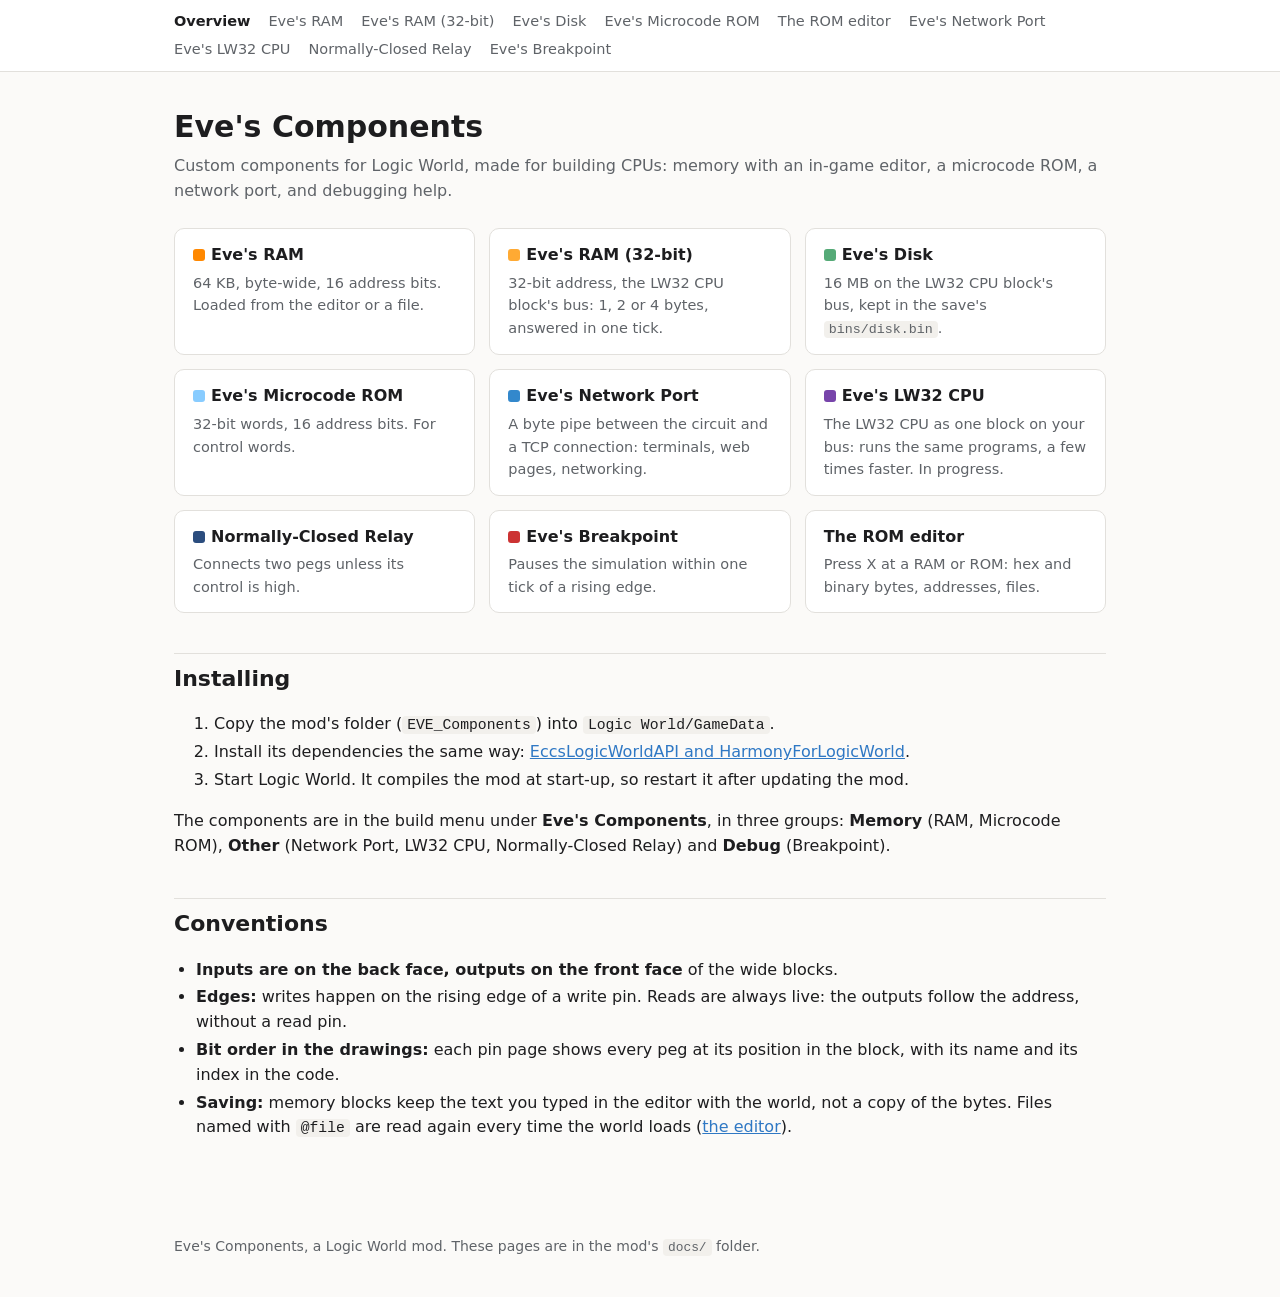
<file: docs/index.html>
<!DOCTYPE html>
<html lang="en">
<head>
<meta charset="utf-8">
<meta name="viewport" content="width=device-width, initial-scale=1">
<title>Eve's Components · Eve's Components</title>
<link rel="stylesheet" href="style.css">
</head>
<body>
<nav><div><a href="index.html" class="here">Overview</a><a href="ram.html">Eve's RAM</a><a href="ram32.html">Eve's RAM (32-bit)</a><a href="disk.html">Eve's Disk</a><a href="microcode-rom.html">Eve's Microcode ROM</a><a href="editor.html">The ROM editor</a><a href="network-port.html">Eve's Network Port</a><a href="lw32-cpu.html">Eve's LW32 CPU</a><a href="relay.html">Normally-Closed Relay</a><a href="breakpoint.html">Eve's Breakpoint</a></div></nav>
<main>
<h1>Eve's Components</h1>
<p class="sub">Custom components for Logic World, made for building CPUs: memory with an in-game editor, a microcode ROM, a network port, and debugging help.</p>
<div class="cards">
  <a class="card" href="ram.html"><b><span class="swatch" style="background:#FF8800"></span>Eve's RAM</b><p>64 KB, byte-wide, 16 address bits. Loaded from the editor or a file.</p></a>
  <a class="card" href="ram32.html"><b><span class="swatch" style="background:#FFAA33"></span>Eve's RAM (32-bit)</b><p>32-bit address, the LW32 CPU block's bus: 1, 2 or 4 bytes, answered in one tick.</p></a>
  <a class="card" href="disk.html"><b><span class="swatch" style="background:#55AA77"></span>Eve's Disk</b><p>16 MB on the LW32 CPU block's bus, kept in the save's <code>bins/disk.bin</code>.</p></a>
  <a class="card" href="microcode-rom.html"><b><span class="swatch" style="background:#88CCFF"></span>Eve's Microcode ROM</b><p>32-bit words, 16 address bits. For control words.</p></a>
  <a class="card" href="network-port.html"><b><span class="swatch" style="background:#3388CC"></span>Eve's Network Port</b><p>A byte pipe between the circuit and a TCP connection: terminals, web pages, networking.</p></a>
  <a class="card" href="lw32-cpu.html"><b><span class="swatch" style="background:#7744AA"></span>Eve's LW32 CPU</b><p>The LW32 CPU as one block on your bus: runs the same programs, a few times faster. In progress.</p></a>
  <a class="card" href="relay.html"><b><span class="swatch" style="background:#2B4D7E"></span>Normally-Closed Relay</b><p>Connects two pegs unless its control is high.</p></a>
  <a class="card" href="breakpoint.html"><b><span class="swatch" style="background:#CC3333"></span>Eve's Breakpoint</b><p>Pauses the simulation within one tick of a rising edge.</p></a>
  <a class="card" href="editor.html"><b>The ROM editor</b><p>Press X at a RAM or ROM: hex and binary bytes, addresses, files.</p></a>
</div>

<h2>Installing</h2>
<ol>
  <li>Copy the mod's folder (<code>EVE_Components</code>) into <code>Logic World/GameData</code>.</li>
  <li>Install its dependencies the same way:
    <a href="https://github.com/Ecconia/Ecconia-LogicWorld-Mods">EccsLogicWorldAPI and HarmonyForLogicWorld</a>.</li>
  <li>Start Logic World. It compiles the mod at start-up, so restart it after updating the mod.</li>
</ol>
<p>The components are in the build menu under <b>Eve's Components</b>, in three groups: <b>Memory</b> (RAM, Microcode ROM),
<b>Other</b> (Network Port, LW32 CPU, Normally-Closed Relay) and <b>Debug</b> (Breakpoint).</p>

<h2>Conventions</h2>
<ul>
  <li><b>Inputs are on the back face, outputs on the front face</b> of the wide blocks.</li>
  <li><b>Edges:</b> writes happen on the rising edge of a write pin. Reads are always live: the outputs follow the
    address, without a read pin.</li>
  <li><b>Bit order in the drawings:</b> each pin page shows every peg at its position in the block, with its name and its index
    in the code.</li>
  <li><b>Saving:</b> memory blocks keep the text you typed in the editor with the world, not a copy of the bytes. Files named
    with <code>@file</code> are read again every time the world loads (<a href="editor.html">the editor</a>).</li>
</ul>
</main>
<footer>Eve's Components, a Logic World mod. These pages are in the mod's <code>docs/</code> folder.</footer>
</body>
</html>
</file>
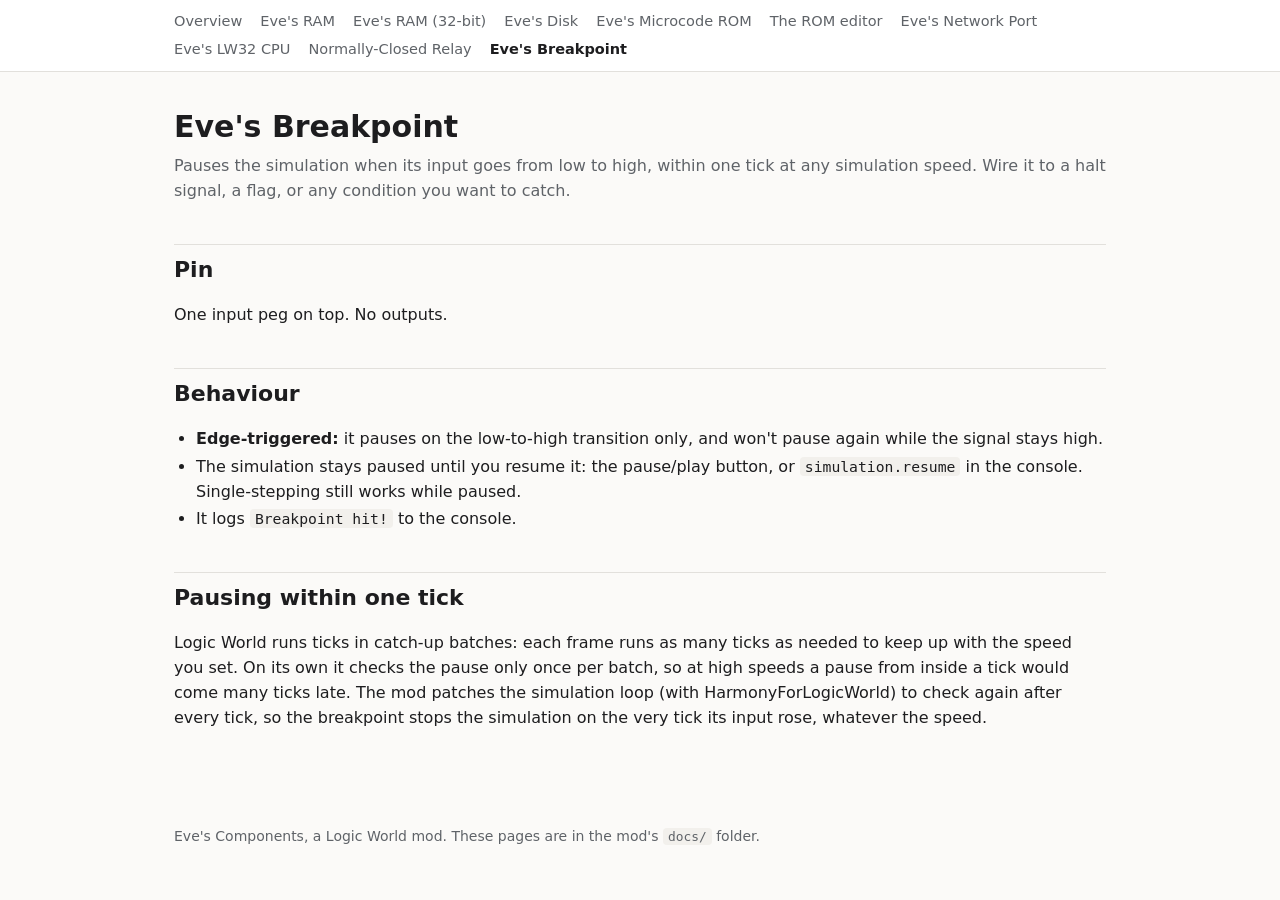
<file: docs/breakpoint.html>
<!DOCTYPE html>
<html lang="en">
<head>
<meta charset="utf-8">
<meta name="viewport" content="width=device-width, initial-scale=1">
<title>Eve's Breakpoint · Eve's Components</title>
<link rel="stylesheet" href="style.css">
</head>
<body>
<nav><div><a href="index.html">Overview</a><a href="ram.html">Eve's RAM</a><a href="ram32.html">Eve's RAM (32-bit)</a><a href="disk.html">Eve's Disk</a><a href="microcode-rom.html">Eve's Microcode ROM</a><a href="editor.html">The ROM editor</a><a href="network-port.html">Eve's Network Port</a><a href="lw32-cpu.html">Eve's LW32 CPU</a><a href="relay.html">Normally-Closed Relay</a><a href="breakpoint.html" class="here">Eve's Breakpoint</a></div></nav>
<main>
<h1>Eve's Breakpoint</h1>
<p class="sub">Pauses the simulation when its input goes from low to high, within one tick at any simulation speed. Wire it to a halt signal, a flag, or any condition you want to catch.</p>
<h2>Pin</h2>
<p>One input peg on top. No outputs.</p>

<h2>Behaviour</h2>
<ul>
  <li><b>Edge-triggered:</b> it pauses on the low-to-high transition only, and won't pause again while the signal stays high.</li>
  <li>The simulation stays paused until you resume it: the pause/play button, or <code>simulation.resume</code> in the console.
    Single-stepping still works while paused.</li>
  <li>It logs <code>Breakpoint hit!</code> to the console.</li>
</ul>

<h2>Pausing within one tick</h2>
<p>Logic World runs ticks in catch-up batches: each frame runs as many ticks as needed to keep up with the speed you set. On its
own it checks the pause only once per batch, so at high speeds a pause from inside a tick would come many ticks late. The
mod patches the simulation loop (with HarmonyForLogicWorld) to check again after every tick, so the breakpoint stops the
simulation on the very tick its input rose, whatever the speed.</p>
</main>
<footer>Eve's Components, a Logic World mod. These pages are in the mod's <code>docs/</code> folder.</footer>
</body>
</html>
</file>
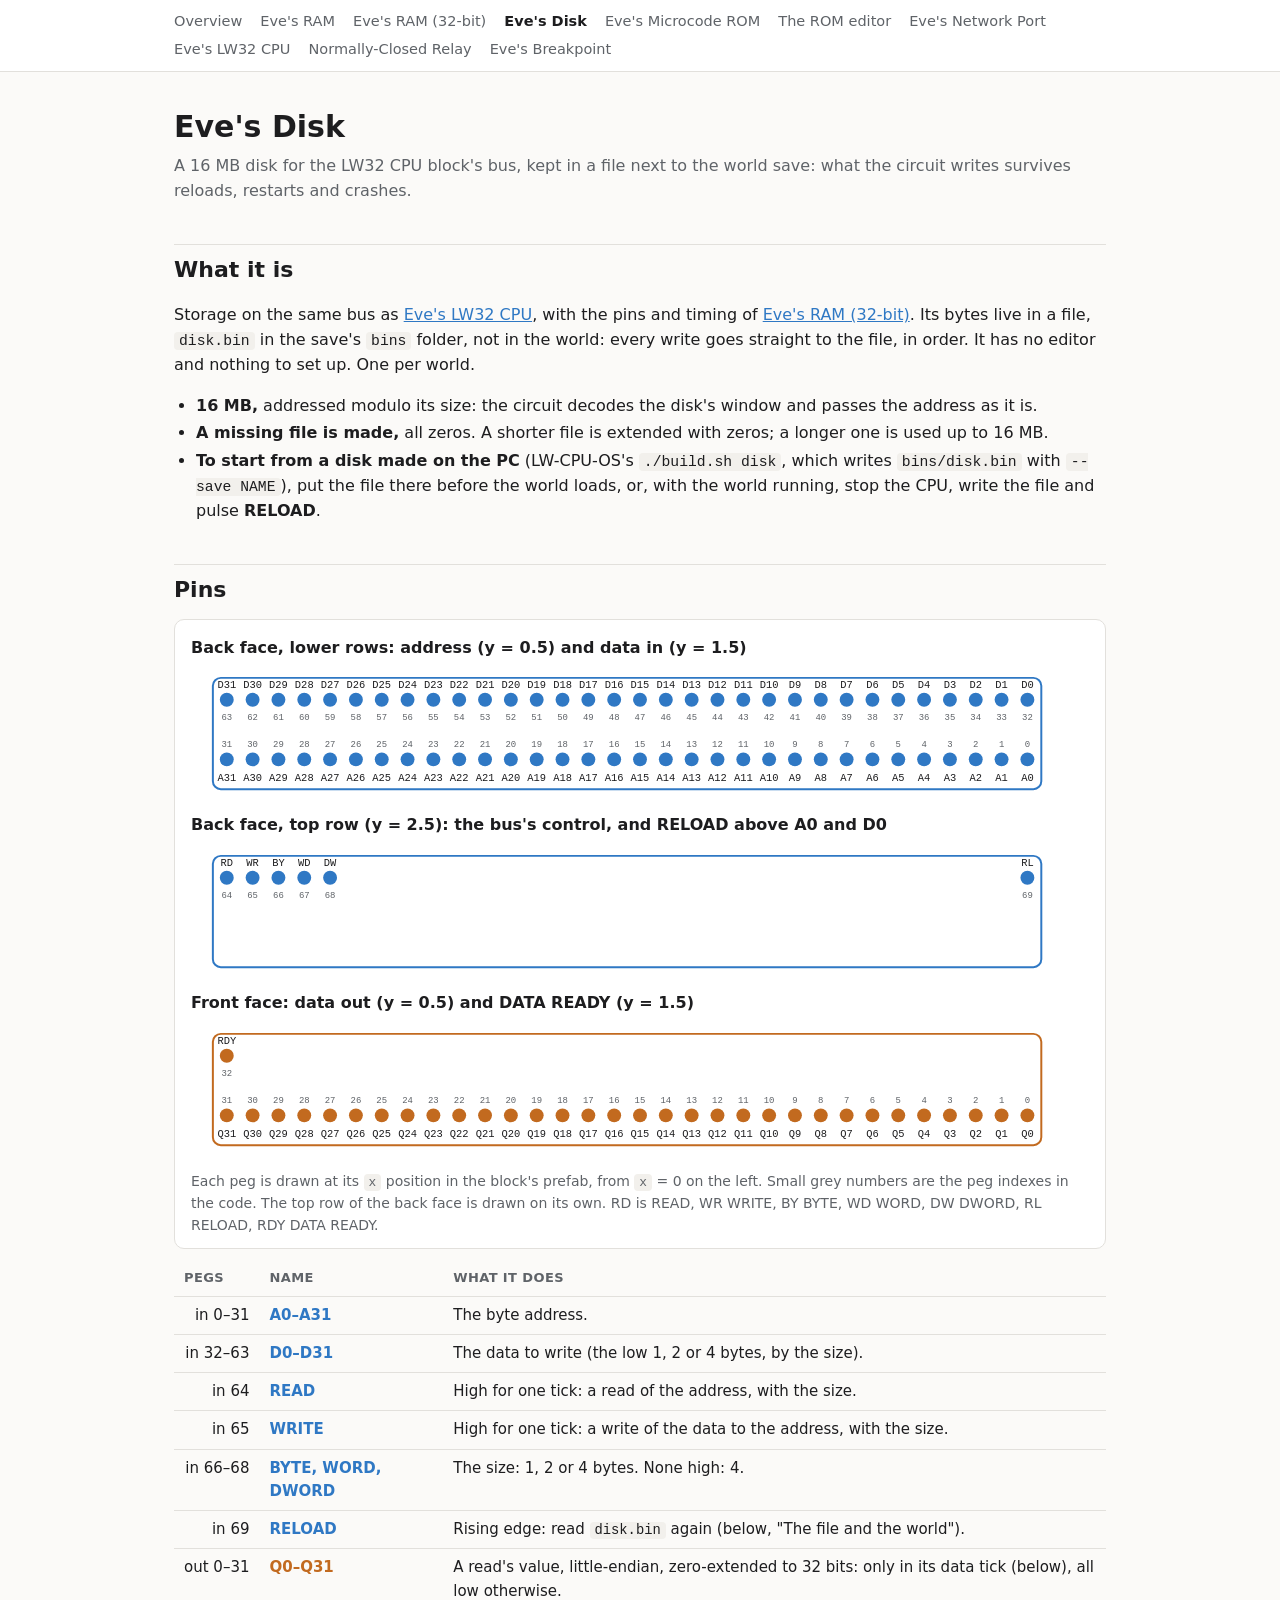
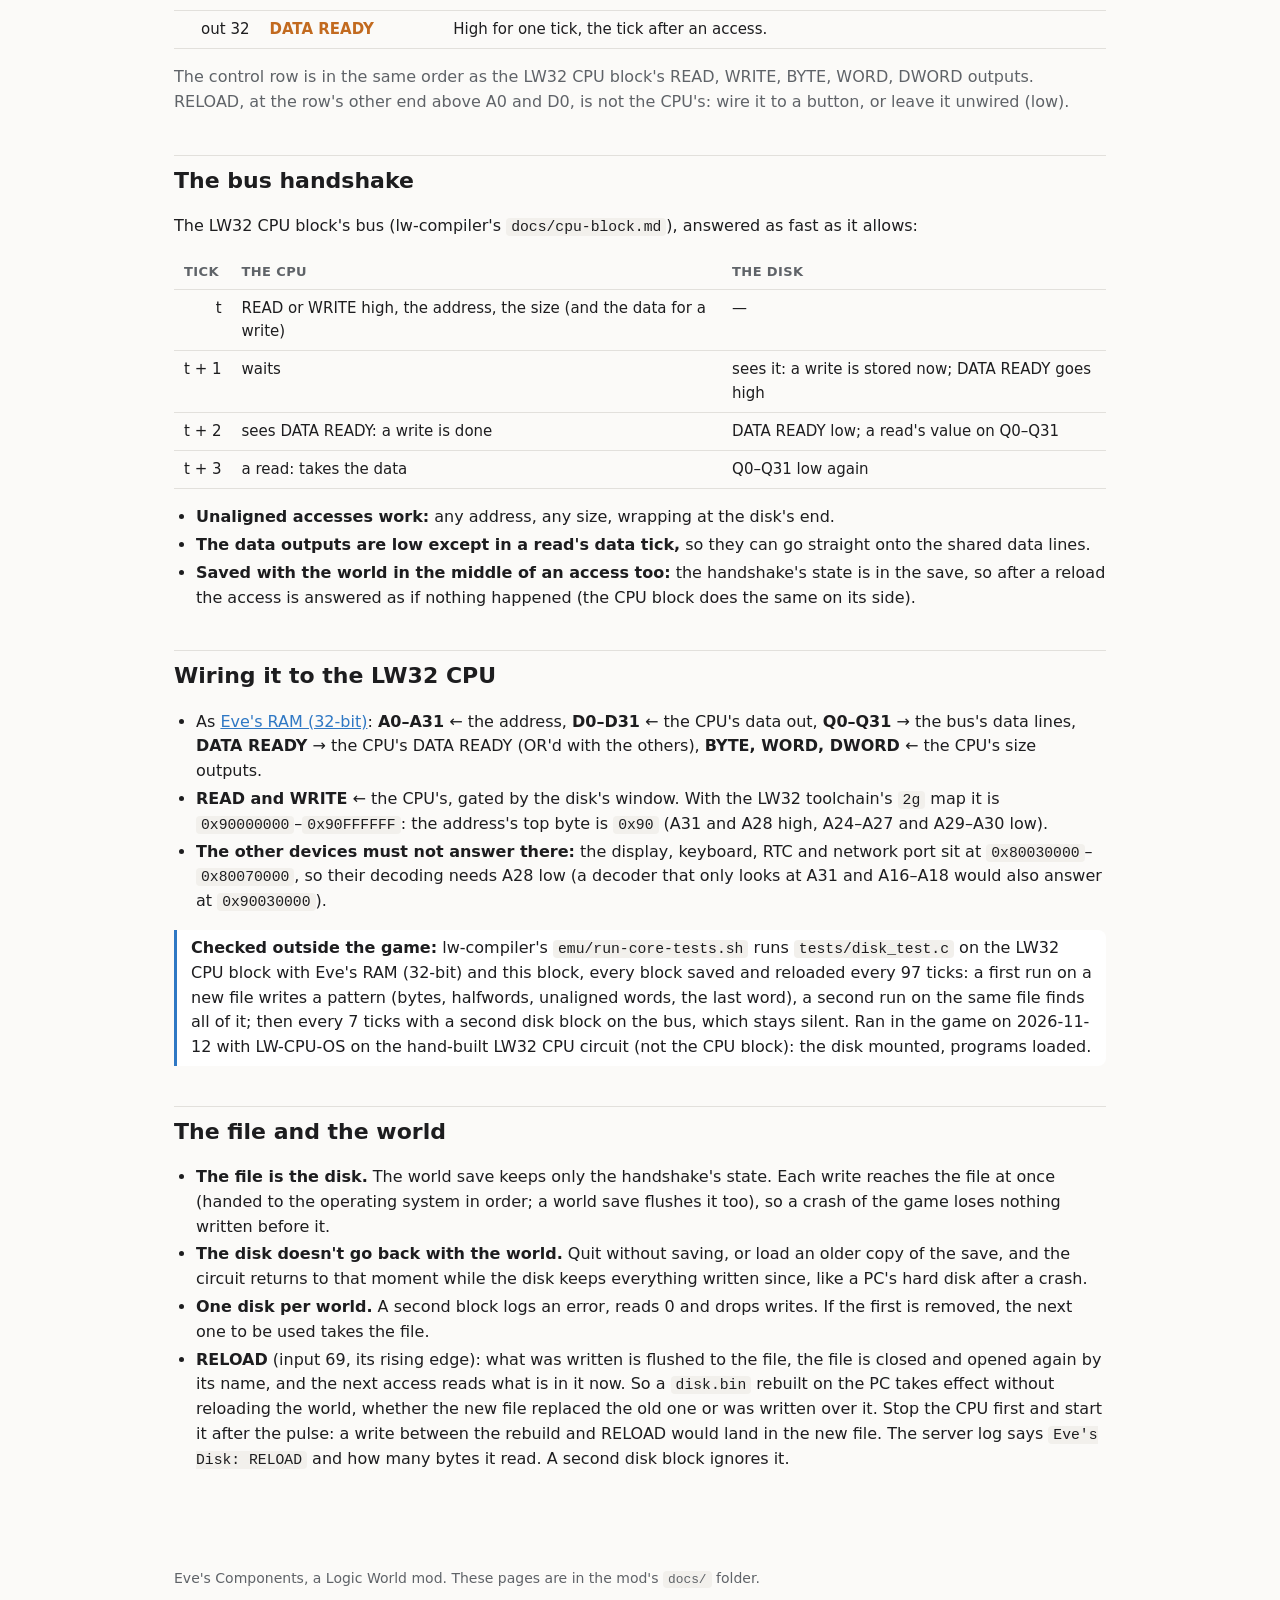
<file: docs/disk.html>
<!DOCTYPE html>
<html lang="en">
<head>
<meta charset="utf-8">
<meta name="viewport" content="width=device-width, initial-scale=1">
<title>Eve's Disk · Eve's Components</title>
<link rel="stylesheet" href="style.css">
</head>
<body>
<nav><div><a href="index.html">Overview</a><a href="ram.html">Eve's RAM</a><a href="ram32.html">Eve's RAM (32-bit)</a><a href="disk.html" class="here">Eve's Disk</a><a href="microcode-rom.html">Eve's Microcode ROM</a><a href="editor.html">The ROM editor</a><a href="network-port.html">Eve's Network Port</a><a href="lw32-cpu.html">Eve's LW32 CPU</a><a href="relay.html">Normally-Closed Relay</a><a href="breakpoint.html">Eve's Breakpoint</a></div></nav>
<main>
<h1>Eve's Disk</h1>
<p class="sub">A 16 MB disk for the LW32 CPU block's bus, kept in a file next to the world save: what the circuit writes survives
reloads, restarts and crashes.</p>
<h2>What it is</h2>
<p>Storage on the same bus as <a href="lw32-cpu.html">Eve's LW32 CPU</a>, with the pins and timing of
<a href="ram32.html">Eve's RAM (32-bit)</a>. Its bytes live in a file, <code>disk.bin</code> in the save's <code>bins</code> folder,
not in the world: every write goes straight to the file, in order. It has no editor and nothing to set up. One per world.</p>
<ul>
  <li><b>16 MB,</b> addressed modulo its size: the circuit decodes the disk's window and passes the address as it is.</li>
  <li><b>A missing file is made,</b> all zeros. A shorter file is extended with zeros; a longer one is used up to 16 MB.</li>
  <li><b>To start from a disk made on the PC</b> (LW-CPU-OS's <code>./build.sh disk</code>, which writes
    <code>bins/disk.bin</code> with <code>--save NAME</code>), put the file there before the world loads, or, with the world
    running, stop the CPU, write the file and pulse <b>RELOAD</b>.</li>
</ul>

<h2>Pins</h2>
<div class="diagram">
<b>Back face, lower rows: address (y = 0.5) and data in (y = 1.5)</b>
<svg viewBox="0 0 912 150" width="912" role="img" aria-label="back face">
<rect class="face-in" x="26" y="18" width="834" height="112" rx="8"/>
<circle class="pin-in" cx="846" cy="100" r="7"/>
<text x="846" y="122" font-size="10.5" text-anchor="middle">A0</text>
<text class="idx" x="846" y="88" font-size="9" text-anchor="middle">0</text>
<circle class="pin-in" cx="820" cy="100" r="7"/>
<text x="820" y="122" font-size="10.5" text-anchor="middle">A1</text>
<text class="idx" x="820" y="88" font-size="9" text-anchor="middle">1</text>
<circle class="pin-in" cx="794" cy="100" r="7"/>
<text x="794" y="122" font-size="10.5" text-anchor="middle">A2</text>
<text class="idx" x="794" y="88" font-size="9" text-anchor="middle">2</text>
<circle class="pin-in" cx="768" cy="100" r="7"/>
<text x="768" y="122" font-size="10.5" text-anchor="middle">A3</text>
<text class="idx" x="768" y="88" font-size="9" text-anchor="middle">3</text>
<circle class="pin-in" cx="742" cy="100" r="7"/>
<text x="742" y="122" font-size="10.5" text-anchor="middle">A4</text>
<text class="idx" x="742" y="88" font-size="9" text-anchor="middle">4</text>
<circle class="pin-in" cx="716" cy="100" r="7"/>
<text x="716" y="122" font-size="10.5" text-anchor="middle">A5</text>
<text class="idx" x="716" y="88" font-size="9" text-anchor="middle">5</text>
<circle class="pin-in" cx="690" cy="100" r="7"/>
<text x="690" y="122" font-size="10.5" text-anchor="middle">A6</text>
<text class="idx" x="690" y="88" font-size="9" text-anchor="middle">6</text>
<circle class="pin-in" cx="664" cy="100" r="7"/>
<text x="664" y="122" font-size="10.5" text-anchor="middle">A7</text>
<text class="idx" x="664" y="88" font-size="9" text-anchor="middle">7</text>
<circle class="pin-in" cx="638" cy="100" r="7"/>
<text x="638" y="122" font-size="10.5" text-anchor="middle">A8</text>
<text class="idx" x="638" y="88" font-size="9" text-anchor="middle">8</text>
<circle class="pin-in" cx="612" cy="100" r="7"/>
<text x="612" y="122" font-size="10.5" text-anchor="middle">A9</text>
<text class="idx" x="612" y="88" font-size="9" text-anchor="middle">9</text>
<circle class="pin-in" cx="586" cy="100" r="7"/>
<text x="586" y="122" font-size="10.5" text-anchor="middle">A10</text>
<text class="idx" x="586" y="88" font-size="9" text-anchor="middle">10</text>
<circle class="pin-in" cx="560" cy="100" r="7"/>
<text x="560" y="122" font-size="10.5" text-anchor="middle">A11</text>
<text class="idx" x="560" y="88" font-size="9" text-anchor="middle">11</text>
<circle class="pin-in" cx="534" cy="100" r="7"/>
<text x="534" y="122" font-size="10.5" text-anchor="middle">A12</text>
<text class="idx" x="534" y="88" font-size="9" text-anchor="middle">12</text>
<circle class="pin-in" cx="508" cy="100" r="7"/>
<text x="508" y="122" font-size="10.5" text-anchor="middle">A13</text>
<text class="idx" x="508" y="88" font-size="9" text-anchor="middle">13</text>
<circle class="pin-in" cx="482" cy="100" r="7"/>
<text x="482" y="122" font-size="10.5" text-anchor="middle">A14</text>
<text class="idx" x="482" y="88" font-size="9" text-anchor="middle">14</text>
<circle class="pin-in" cx="456" cy="100" r="7"/>
<text x="456" y="122" font-size="10.5" text-anchor="middle">A15</text>
<text class="idx" x="456" y="88" font-size="9" text-anchor="middle">15</text>
<circle class="pin-in" cx="430" cy="100" r="7"/>
<text x="430" y="122" font-size="10.5" text-anchor="middle">A16</text>
<text class="idx" x="430" y="88" font-size="9" text-anchor="middle">16</text>
<circle class="pin-in" cx="404" cy="100" r="7"/>
<text x="404" y="122" font-size="10.5" text-anchor="middle">A17</text>
<text class="idx" x="404" y="88" font-size="9" text-anchor="middle">17</text>
<circle class="pin-in" cx="378" cy="100" r="7"/>
<text x="378" y="122" font-size="10.5" text-anchor="middle">A18</text>
<text class="idx" x="378" y="88" font-size="9" text-anchor="middle">18</text>
<circle class="pin-in" cx="352" cy="100" r="7"/>
<text x="352" y="122" font-size="10.5" text-anchor="middle">A19</text>
<text class="idx" x="352" y="88" font-size="9" text-anchor="middle">19</text>
<circle class="pin-in" cx="326" cy="100" r="7"/>
<text x="326" y="122" font-size="10.5" text-anchor="middle">A20</text>
<text class="idx" x="326" y="88" font-size="9" text-anchor="middle">20</text>
<circle class="pin-in" cx="300" cy="100" r="7"/>
<text x="300" y="122" font-size="10.5" text-anchor="middle">A21</text>
<text class="idx" x="300" y="88" font-size="9" text-anchor="middle">21</text>
<circle class="pin-in" cx="274" cy="100" r="7"/>
<text x="274" y="122" font-size="10.5" text-anchor="middle">A22</text>
<text class="idx" x="274" y="88" font-size="9" text-anchor="middle">22</text>
<circle class="pin-in" cx="248" cy="100" r="7"/>
<text x="248" y="122" font-size="10.5" text-anchor="middle">A23</text>
<text class="idx" x="248" y="88" font-size="9" text-anchor="middle">23</text>
<circle class="pin-in" cx="222" cy="100" r="7"/>
<text x="222" y="122" font-size="10.5" text-anchor="middle">A24</text>
<text class="idx" x="222" y="88" font-size="9" text-anchor="middle">24</text>
<circle class="pin-in" cx="196" cy="100" r="7"/>
<text x="196" y="122" font-size="10.5" text-anchor="middle">A25</text>
<text class="idx" x="196" y="88" font-size="9" text-anchor="middle">25</text>
<circle class="pin-in" cx="170" cy="100" r="7"/>
<text x="170" y="122" font-size="10.5" text-anchor="middle">A26</text>
<text class="idx" x="170" y="88" font-size="9" text-anchor="middle">26</text>
<circle class="pin-in" cx="144" cy="100" r="7"/>
<text x="144" y="122" font-size="10.5" text-anchor="middle">A27</text>
<text class="idx" x="144" y="88" font-size="9" text-anchor="middle">27</text>
<circle class="pin-in" cx="118" cy="100" r="7"/>
<text x="118" y="122" font-size="10.5" text-anchor="middle">A28</text>
<text class="idx" x="118" y="88" font-size="9" text-anchor="middle">28</text>
<circle class="pin-in" cx="92" cy="100" r="7"/>
<text x="92" y="122" font-size="10.5" text-anchor="middle">A29</text>
<text class="idx" x="92" y="88" font-size="9" text-anchor="middle">29</text>
<circle class="pin-in" cx="66" cy="100" r="7"/>
<text x="66" y="122" font-size="10.5" text-anchor="middle">A30</text>
<text class="idx" x="66" y="88" font-size="9" text-anchor="middle">30</text>
<circle class="pin-in" cx="40" cy="100" r="7"/>
<text x="40" y="122" font-size="10.5" text-anchor="middle">A31</text>
<text class="idx" x="40" y="88" font-size="9" text-anchor="middle">31</text>
<circle class="pin-in" cx="846" cy="40" r="7"/>
<text x="846" y="28" font-size="10.5" text-anchor="middle">D0</text>
<text class="idx" x="846" y="60" font-size="9" text-anchor="middle">32</text>
<circle class="pin-in" cx="820" cy="40" r="7"/>
<text x="820" y="28" font-size="10.5" text-anchor="middle">D1</text>
<text class="idx" x="820" y="60" font-size="9" text-anchor="middle">33</text>
<circle class="pin-in" cx="794" cy="40" r="7"/>
<text x="794" y="28" font-size="10.5" text-anchor="middle">D2</text>
<text class="idx" x="794" y="60" font-size="9" text-anchor="middle">34</text>
<circle class="pin-in" cx="768" cy="40" r="7"/>
<text x="768" y="28" font-size="10.5" text-anchor="middle">D3</text>
<text class="idx" x="768" y="60" font-size="9" text-anchor="middle">35</text>
<circle class="pin-in" cx="742" cy="40" r="7"/>
<text x="742" y="28" font-size="10.5" text-anchor="middle">D4</text>
<text class="idx" x="742" y="60" font-size="9" text-anchor="middle">36</text>
<circle class="pin-in" cx="716" cy="40" r="7"/>
<text x="716" y="28" font-size="10.5" text-anchor="middle">D5</text>
<text class="idx" x="716" y="60" font-size="9" text-anchor="middle">37</text>
<circle class="pin-in" cx="690" cy="40" r="7"/>
<text x="690" y="28" font-size="10.5" text-anchor="middle">D6</text>
<text class="idx" x="690" y="60" font-size="9" text-anchor="middle">38</text>
<circle class="pin-in" cx="664" cy="40" r="7"/>
<text x="664" y="28" font-size="10.5" text-anchor="middle">D7</text>
<text class="idx" x="664" y="60" font-size="9" text-anchor="middle">39</text>
<circle class="pin-in" cx="638" cy="40" r="7"/>
<text x="638" y="28" font-size="10.5" text-anchor="middle">D8</text>
<text class="idx" x="638" y="60" font-size="9" text-anchor="middle">40</text>
<circle class="pin-in" cx="612" cy="40" r="7"/>
<text x="612" y="28" font-size="10.5" text-anchor="middle">D9</text>
<text class="idx" x="612" y="60" font-size="9" text-anchor="middle">41</text>
<circle class="pin-in" cx="586" cy="40" r="7"/>
<text x="586" y="28" font-size="10.5" text-anchor="middle">D10</text>
<text class="idx" x="586" y="60" font-size="9" text-anchor="middle">42</text>
<circle class="pin-in" cx="560" cy="40" r="7"/>
<text x="560" y="28" font-size="10.5" text-anchor="middle">D11</text>
<text class="idx" x="560" y="60" font-size="9" text-anchor="middle">43</text>
<circle class="pin-in" cx="534" cy="40" r="7"/>
<text x="534" y="28" font-size="10.5" text-anchor="middle">D12</text>
<text class="idx" x="534" y="60" font-size="9" text-anchor="middle">44</text>
<circle class="pin-in" cx="508" cy="40" r="7"/>
<text x="508" y="28" font-size="10.5" text-anchor="middle">D13</text>
<text class="idx" x="508" y="60" font-size="9" text-anchor="middle">45</text>
<circle class="pin-in" cx="482" cy="40" r="7"/>
<text x="482" y="28" font-size="10.5" text-anchor="middle">D14</text>
<text class="idx" x="482" y="60" font-size="9" text-anchor="middle">46</text>
<circle class="pin-in" cx="456" cy="40" r="7"/>
<text x="456" y="28" font-size="10.5" text-anchor="middle">D15</text>
<text class="idx" x="456" y="60" font-size="9" text-anchor="middle">47</text>
<circle class="pin-in" cx="430" cy="40" r="7"/>
<text x="430" y="28" font-size="10.5" text-anchor="middle">D16</text>
<text class="idx" x="430" y="60" font-size="9" text-anchor="middle">48</text>
<circle class="pin-in" cx="404" cy="40" r="7"/>
<text x="404" y="28" font-size="10.5" text-anchor="middle">D17</text>
<text class="idx" x="404" y="60" font-size="9" text-anchor="middle">49</text>
<circle class="pin-in" cx="378" cy="40" r="7"/>
<text x="378" y="28" font-size="10.5" text-anchor="middle">D18</text>
<text class="idx" x="378" y="60" font-size="9" text-anchor="middle">50</text>
<circle class="pin-in" cx="352" cy="40" r="7"/>
<text x="352" y="28" font-size="10.5" text-anchor="middle">D19</text>
<text class="idx" x="352" y="60" font-size="9" text-anchor="middle">51</text>
<circle class="pin-in" cx="326" cy="40" r="7"/>
<text x="326" y="28" font-size="10.5" text-anchor="middle">D20</text>
<text class="idx" x="326" y="60" font-size="9" text-anchor="middle">52</text>
<circle class="pin-in" cx="300" cy="40" r="7"/>
<text x="300" y="28" font-size="10.5" text-anchor="middle">D21</text>
<text class="idx" x="300" y="60" font-size="9" text-anchor="middle">53</text>
<circle class="pin-in" cx="274" cy="40" r="7"/>
<text x="274" y="28" font-size="10.5" text-anchor="middle">D22</text>
<text class="idx" x="274" y="60" font-size="9" text-anchor="middle">54</text>
<circle class="pin-in" cx="248" cy="40" r="7"/>
<text x="248" y="28" font-size="10.5" text-anchor="middle">D23</text>
<text class="idx" x="248" y="60" font-size="9" text-anchor="middle">55</text>
<circle class="pin-in" cx="222" cy="40" r="7"/>
<text x="222" y="28" font-size="10.5" text-anchor="middle">D24</text>
<text class="idx" x="222" y="60" font-size="9" text-anchor="middle">56</text>
<circle class="pin-in" cx="196" cy="40" r="7"/>
<text x="196" y="28" font-size="10.5" text-anchor="middle">D25</text>
<text class="idx" x="196" y="60" font-size="9" text-anchor="middle">57</text>
<circle class="pin-in" cx="170" cy="40" r="7"/>
<text x="170" y="28" font-size="10.5" text-anchor="middle">D26</text>
<text class="idx" x="170" y="60" font-size="9" text-anchor="middle">58</text>
<circle class="pin-in" cx="144" cy="40" r="7"/>
<text x="144" y="28" font-size="10.5" text-anchor="middle">D27</text>
<text class="idx" x="144" y="60" font-size="9" text-anchor="middle">59</text>
<circle class="pin-in" cx="118" cy="40" r="7"/>
<text x="118" y="28" font-size="10.5" text-anchor="middle">D28</text>
<text class="idx" x="118" y="60" font-size="9" text-anchor="middle">60</text>
<circle class="pin-in" cx="92" cy="40" r="7"/>
<text x="92" y="28" font-size="10.5" text-anchor="middle">D29</text>
<text class="idx" x="92" y="60" font-size="9" text-anchor="middle">61</text>
<circle class="pin-in" cx="66" cy="40" r="7"/>
<text x="66" y="28" font-size="10.5" text-anchor="middle">D30</text>
<text class="idx" x="66" y="60" font-size="9" text-anchor="middle">62</text>
<circle class="pin-in" cx="40" cy="40" r="7"/>
<text x="40" y="28" font-size="10.5" text-anchor="middle">D31</text>
<text class="idx" x="40" y="60" font-size="9" text-anchor="middle">63</text>
</svg>
<b>Back face, top row (y = 2.5): the bus's control, and RELOAD above A0 and D0</b>
<svg viewBox="0 0 912 150" width="912" role="img" aria-label="back face control">
<rect class="face-in" x="26" y="18" width="834" height="112" rx="8"/>
<circle class="pin-in" cx="40" cy="40" r="7"/>
<text x="40" y="28" font-size="10.5" text-anchor="middle">RD</text>
<text class="idx" x="40" y="60" font-size="9" text-anchor="middle">64</text>
<circle class="pin-in" cx="66" cy="40" r="7"/>
<text x="66" y="28" font-size="10.5" text-anchor="middle">WR</text>
<text class="idx" x="66" y="60" font-size="9" text-anchor="middle">65</text>
<circle class="pin-in" cx="92" cy="40" r="7"/>
<text x="92" y="28" font-size="10.5" text-anchor="middle">BY</text>
<text class="idx" x="92" y="60" font-size="9" text-anchor="middle">66</text>
<circle class="pin-in" cx="118" cy="40" r="7"/>
<text x="118" y="28" font-size="10.5" text-anchor="middle">WD</text>
<text class="idx" x="118" y="60" font-size="9" text-anchor="middle">67</text>
<circle class="pin-in" cx="144" cy="40" r="7"/>
<text x="144" y="28" font-size="10.5" text-anchor="middle">DW</text>
<text class="idx" x="144" y="60" font-size="9" text-anchor="middle">68</text>
<circle class="pin-in" cx="846" cy="40" r="7"/>
<text x="846" y="28" font-size="10.5" text-anchor="middle">RL</text>
<text class="idx" x="846" y="60" font-size="9" text-anchor="middle">69</text>
</svg>
<b>Front face: data out (y = 0.5) and DATA READY (y = 1.5)</b>
<svg viewBox="0 0 912 150" width="912" role="img" aria-label="front face">
<rect class="face-out" x="26" y="18" width="834" height="112" rx="8"/>
<circle class="pin-out" cx="846" cy="100" r="7"/>
<text x="846" y="122" font-size="10.5" text-anchor="middle">Q0</text>
<text class="idx" x="846" y="88" font-size="9" text-anchor="middle">0</text>
<circle class="pin-out" cx="820" cy="100" r="7"/>
<text x="820" y="122" font-size="10.5" text-anchor="middle">Q1</text>
<text class="idx" x="820" y="88" font-size="9" text-anchor="middle">1</text>
<circle class="pin-out" cx="794" cy="100" r="7"/>
<text x="794" y="122" font-size="10.5" text-anchor="middle">Q2</text>
<text class="idx" x="794" y="88" font-size="9" text-anchor="middle">2</text>
<circle class="pin-out" cx="768" cy="100" r="7"/>
<text x="768" y="122" font-size="10.5" text-anchor="middle">Q3</text>
<text class="idx" x="768" y="88" font-size="9" text-anchor="middle">3</text>
<circle class="pin-out" cx="742" cy="100" r="7"/>
<text x="742" y="122" font-size="10.5" text-anchor="middle">Q4</text>
<text class="idx" x="742" y="88" font-size="9" text-anchor="middle">4</text>
<circle class="pin-out" cx="716" cy="100" r="7"/>
<text x="716" y="122" font-size="10.5" text-anchor="middle">Q5</text>
<text class="idx" x="716" y="88" font-size="9" text-anchor="middle">5</text>
<circle class="pin-out" cx="690" cy="100" r="7"/>
<text x="690" y="122" font-size="10.5" text-anchor="middle">Q6</text>
<text class="idx" x="690" y="88" font-size="9" text-anchor="middle">6</text>
<circle class="pin-out" cx="664" cy="100" r="7"/>
<text x="664" y="122" font-size="10.5" text-anchor="middle">Q7</text>
<text class="idx" x="664" y="88" font-size="9" text-anchor="middle">7</text>
<circle class="pin-out" cx="638" cy="100" r="7"/>
<text x="638" y="122" font-size="10.5" text-anchor="middle">Q8</text>
<text class="idx" x="638" y="88" font-size="9" text-anchor="middle">8</text>
<circle class="pin-out" cx="612" cy="100" r="7"/>
<text x="612" y="122" font-size="10.5" text-anchor="middle">Q9</text>
<text class="idx" x="612" y="88" font-size="9" text-anchor="middle">9</text>
<circle class="pin-out" cx="586" cy="100" r="7"/>
<text x="586" y="122" font-size="10.5" text-anchor="middle">Q10</text>
<text class="idx" x="586" y="88" font-size="9" text-anchor="middle">10</text>
<circle class="pin-out" cx="560" cy="100" r="7"/>
<text x="560" y="122" font-size="10.5" text-anchor="middle">Q11</text>
<text class="idx" x="560" y="88" font-size="9" text-anchor="middle">11</text>
<circle class="pin-out" cx="534" cy="100" r="7"/>
<text x="534" y="122" font-size="10.5" text-anchor="middle">Q12</text>
<text class="idx" x="534" y="88" font-size="9" text-anchor="middle">12</text>
<circle class="pin-out" cx="508" cy="100" r="7"/>
<text x="508" y="122" font-size="10.5" text-anchor="middle">Q13</text>
<text class="idx" x="508" y="88" font-size="9" text-anchor="middle">13</text>
<circle class="pin-out" cx="482" cy="100" r="7"/>
<text x="482" y="122" font-size="10.5" text-anchor="middle">Q14</text>
<text class="idx" x="482" y="88" font-size="9" text-anchor="middle">14</text>
<circle class="pin-out" cx="456" cy="100" r="7"/>
<text x="456" y="122" font-size="10.5" text-anchor="middle">Q15</text>
<text class="idx" x="456" y="88" font-size="9" text-anchor="middle">15</text>
<circle class="pin-out" cx="430" cy="100" r="7"/>
<text x="430" y="122" font-size="10.5" text-anchor="middle">Q16</text>
<text class="idx" x="430" y="88" font-size="9" text-anchor="middle">16</text>
<circle class="pin-out" cx="404" cy="100" r="7"/>
<text x="404" y="122" font-size="10.5" text-anchor="middle">Q17</text>
<text class="idx" x="404" y="88" font-size="9" text-anchor="middle">17</text>
<circle class="pin-out" cx="378" cy="100" r="7"/>
<text x="378" y="122" font-size="10.5" text-anchor="middle">Q18</text>
<text class="idx" x="378" y="88" font-size="9" text-anchor="middle">18</text>
<circle class="pin-out" cx="352" cy="100" r="7"/>
<text x="352" y="122" font-size="10.5" text-anchor="middle">Q19</text>
<text class="idx" x="352" y="88" font-size="9" text-anchor="middle">19</text>
<circle class="pin-out" cx="326" cy="100" r="7"/>
<text x="326" y="122" font-size="10.5" text-anchor="middle">Q20</text>
<text class="idx" x="326" y="88" font-size="9" text-anchor="middle">20</text>
<circle class="pin-out" cx="300" cy="100" r="7"/>
<text x="300" y="122" font-size="10.5" text-anchor="middle">Q21</text>
<text class="idx" x="300" y="88" font-size="9" text-anchor="middle">21</text>
<circle class="pin-out" cx="274" cy="100" r="7"/>
<text x="274" y="122" font-size="10.5" text-anchor="middle">Q22</text>
<text class="idx" x="274" y="88" font-size="9" text-anchor="middle">22</text>
<circle class="pin-out" cx="248" cy="100" r="7"/>
<text x="248" y="122" font-size="10.5" text-anchor="middle">Q23</text>
<text class="idx" x="248" y="88" font-size="9" text-anchor="middle">23</text>
<circle class="pin-out" cx="222" cy="100" r="7"/>
<text x="222" y="122" font-size="10.5" text-anchor="middle">Q24</text>
<text class="idx" x="222" y="88" font-size="9" text-anchor="middle">24</text>
<circle class="pin-out" cx="196" cy="100" r="7"/>
<text x="196" y="122" font-size="10.5" text-anchor="middle">Q25</text>
<text class="idx" x="196" y="88" font-size="9" text-anchor="middle">25</text>
<circle class="pin-out" cx="170" cy="100" r="7"/>
<text x="170" y="122" font-size="10.5" text-anchor="middle">Q26</text>
<text class="idx" x="170" y="88" font-size="9" text-anchor="middle">26</text>
<circle class="pin-out" cx="144" cy="100" r="7"/>
<text x="144" y="122" font-size="10.5" text-anchor="middle">Q27</text>
<text class="idx" x="144" y="88" font-size="9" text-anchor="middle">27</text>
<circle class="pin-out" cx="118" cy="100" r="7"/>
<text x="118" y="122" font-size="10.5" text-anchor="middle">Q28</text>
<text class="idx" x="118" y="88" font-size="9" text-anchor="middle">28</text>
<circle class="pin-out" cx="92" cy="100" r="7"/>
<text x="92" y="122" font-size="10.5" text-anchor="middle">Q29</text>
<text class="idx" x="92" y="88" font-size="9" text-anchor="middle">29</text>
<circle class="pin-out" cx="66" cy="100" r="7"/>
<text x="66" y="122" font-size="10.5" text-anchor="middle">Q30</text>
<text class="idx" x="66" y="88" font-size="9" text-anchor="middle">30</text>
<circle class="pin-out" cx="40" cy="100" r="7"/>
<text x="40" y="122" font-size="10.5" text-anchor="middle">Q31</text>
<text class="idx" x="40" y="88" font-size="9" text-anchor="middle">31</text>
<circle class="pin-out" cx="40" cy="40" r="7"/>
<text x="40" y="28" font-size="10.5" text-anchor="middle">RDY</text>
<text class="idx" x="40" y="60" font-size="9" text-anchor="middle">32</text>
</svg>
<p>Each peg is drawn at its <code>x</code> position in the block's prefab, from <code>x</code> = 0 on the left. Small grey numbers are the peg indexes in the code. The top row of the back face is drawn on its own. RD is READ, WR WRITE, BY BYTE, WD WORD, DW DWORD, RL RELOAD, RDY DATA READY.</p>
</div>
<table>
  <thead><tr><th>Pegs</th><th>Name</th><th>What it does</th></tr></thead>
  <tbody>
    <tr><td class="num">in 0–31</td><td class="in">A0–A31</td><td>The byte address.</td></tr>
    <tr><td class="num">in 32–63</td><td class="in">D0–D31</td><td>The data to write (the low 1, 2 or 4 bytes, by the size).</td></tr>
    <tr><td class="num">in 64</td><td class="in">READ</td><td>High for one tick: a read of the address, with the size.</td></tr>
    <tr><td class="num">in 65</td><td class="in">WRITE</td><td>High for one tick: a write of the data to the address, with the size.</td></tr>
    <tr><td class="num">in 66–68</td><td class="in">BYTE, WORD, DWORD</td><td>The size: 1, 2 or 4 bytes. None high: 4.</td></tr>
    <tr><td class="num">in 69</td><td class="in">RELOAD</td><td>Rising edge: read <code>disk.bin</code> again (below, "The file and the world").</td></tr>
    <tr><td class="num">out 0–31</td><td class="out">Q0–Q31</td><td>A read's value, little-endian, zero-extended to 32 bits: only in its data tick (below), all low otherwise.</td></tr>
    <tr><td class="num">out 32</td><td class="out">DATA READY</td><td>High for one tick, the tick after an access.</td></tr>
  </tbody>
</table>
<p class="muted">The control row is in the same order as the LW32 CPU block's READ, WRITE, BYTE, WORD, DWORD outputs.
RELOAD, at the row's other end above A0 and D0, is not the CPU's: wire it to a button, or leave it unwired (low).</p>

<h2>The bus handshake</h2>
<p>The LW32 CPU block's bus (lw-compiler's <code>docs/cpu-block.md</code>), answered as fast as it allows:</p>
<table>
  <thead><tr><th>Tick</th><th>The CPU</th><th>The disk</th></tr></thead>
  <tbody>
    <tr><td class="num">t</td><td>READ or WRITE high, the address, the size (and the data for a write)</td><td>—</td></tr>
    <tr><td class="num">t + 1</td><td>waits</td><td>sees it: a write is stored now; DATA READY goes high</td></tr>
    <tr><td class="num">t + 2</td><td>sees DATA READY: a write is done</td><td>DATA READY low; a read's value on Q0–Q31</td></tr>
    <tr><td class="num">t + 3</td><td>a read: takes the data</td><td>Q0–Q31 low again</td></tr>
  </tbody>
</table>
<ul>
  <li><b>Unaligned accesses work:</b> any address, any size, wrapping at the disk's end.</li>
  <li><b>The data outputs are low except in a read's data tick,</b> so they can go straight onto the shared data lines.</li>
  <li><b>Saved with the world in the middle of an access too:</b> the handshake's state is in the save, so after a reload the
    access is answered as if nothing happened (the CPU block does the same on its side).</li>
</ul>

<h2>Wiring it to the LW32 CPU</h2>
<ul>
  <li>As <a href="ram32.html">Eve's RAM (32-bit)</a>: <b>A0–A31</b> ← the address, <b>D0–D31</b> ← the CPU's data out,
    <b>Q0–Q31</b> → the bus's data lines, <b>DATA READY</b> → the CPU's DATA READY (OR'd with the others), <b>BYTE, WORD,
    DWORD</b> ← the CPU's size outputs.</li>
  <li><b>READ and WRITE</b> ← the CPU's, gated by the disk's window. With the LW32 toolchain's <code>2g</code> map it is
    <code>0x90000000</code>–<code>0x90FFFFFF</code>: the address's top byte is <code>0x90</code> (A31 and A28 high, A24–A27 and
    A29–A30 low).</li>
  <li><b>The other devices must not answer there:</b> the display, keyboard, RTC and network port sit at
    <code>0x80030000</code>–<code>0x80070000</code>, so their decoding needs A28 low (a decoder that only looks at A31 and
    A16–A18 would also answer at <code>0x90030000</code>).</li>
</ul>
<div class="note"><b>Checked outside the game:</b> lw-compiler's <code>emu/run-core-tests.sh</code> runs <code>tests/disk_test.c</code>
on the LW32 CPU block with Eve's RAM (32-bit) and this block, every block saved and reloaded every 97 ticks: a first run on a new
file writes a pattern (bytes, halfwords, unaligned words, the last word), a second run on the same file finds all of it; then every
7 ticks with a second disk block on the bus, which stays silent. Ran in the game on 2026-11-12 with LW-CPU-OS on the hand-built LW32 CPU circuit (not the CPU block): the disk mounted, programs loaded.</div>

<h2>The file and the world</h2>
<ul>
  <li><b>The file is the disk.</b> The world save keeps only the handshake's state. Each write reaches the file at once (handed to
    the operating system in order; a world save flushes it too), so a crash of the game loses nothing written before it.</li>
  <li><b>The disk doesn't go back with the world.</b> Quit without saving, or load an older copy of the save, and the circuit returns
    to that moment while the disk keeps everything written since, like a PC's hard disk after a crash.</li>
  <li><b>One disk per world.</b> A second block logs an error, reads 0 and drops writes. If the first is removed, the next one to be
    used takes the file.</li>
  <li><b>RELOAD</b> (input 69, its rising edge): what was written is flushed to the file, the file is closed and opened again by its
    name, and the next access reads what is in it now. So a <code>disk.bin</code> rebuilt on the PC takes effect without
    reloading the world, whether the new file replaced the old one or was written over it. Stop the CPU first and start it
    after the pulse: a write between the rebuild and RELOAD would land in the new file. The server log says
    <code>Eve's Disk: RELOAD</code> and how many bytes it read. A second disk block ignores it.</li>
</ul>
</main>
<footer>Eve's Components, a Logic World mod. These pages are in the mod's <code>docs/</code> folder.</footer>
</body>
</html>
</file>
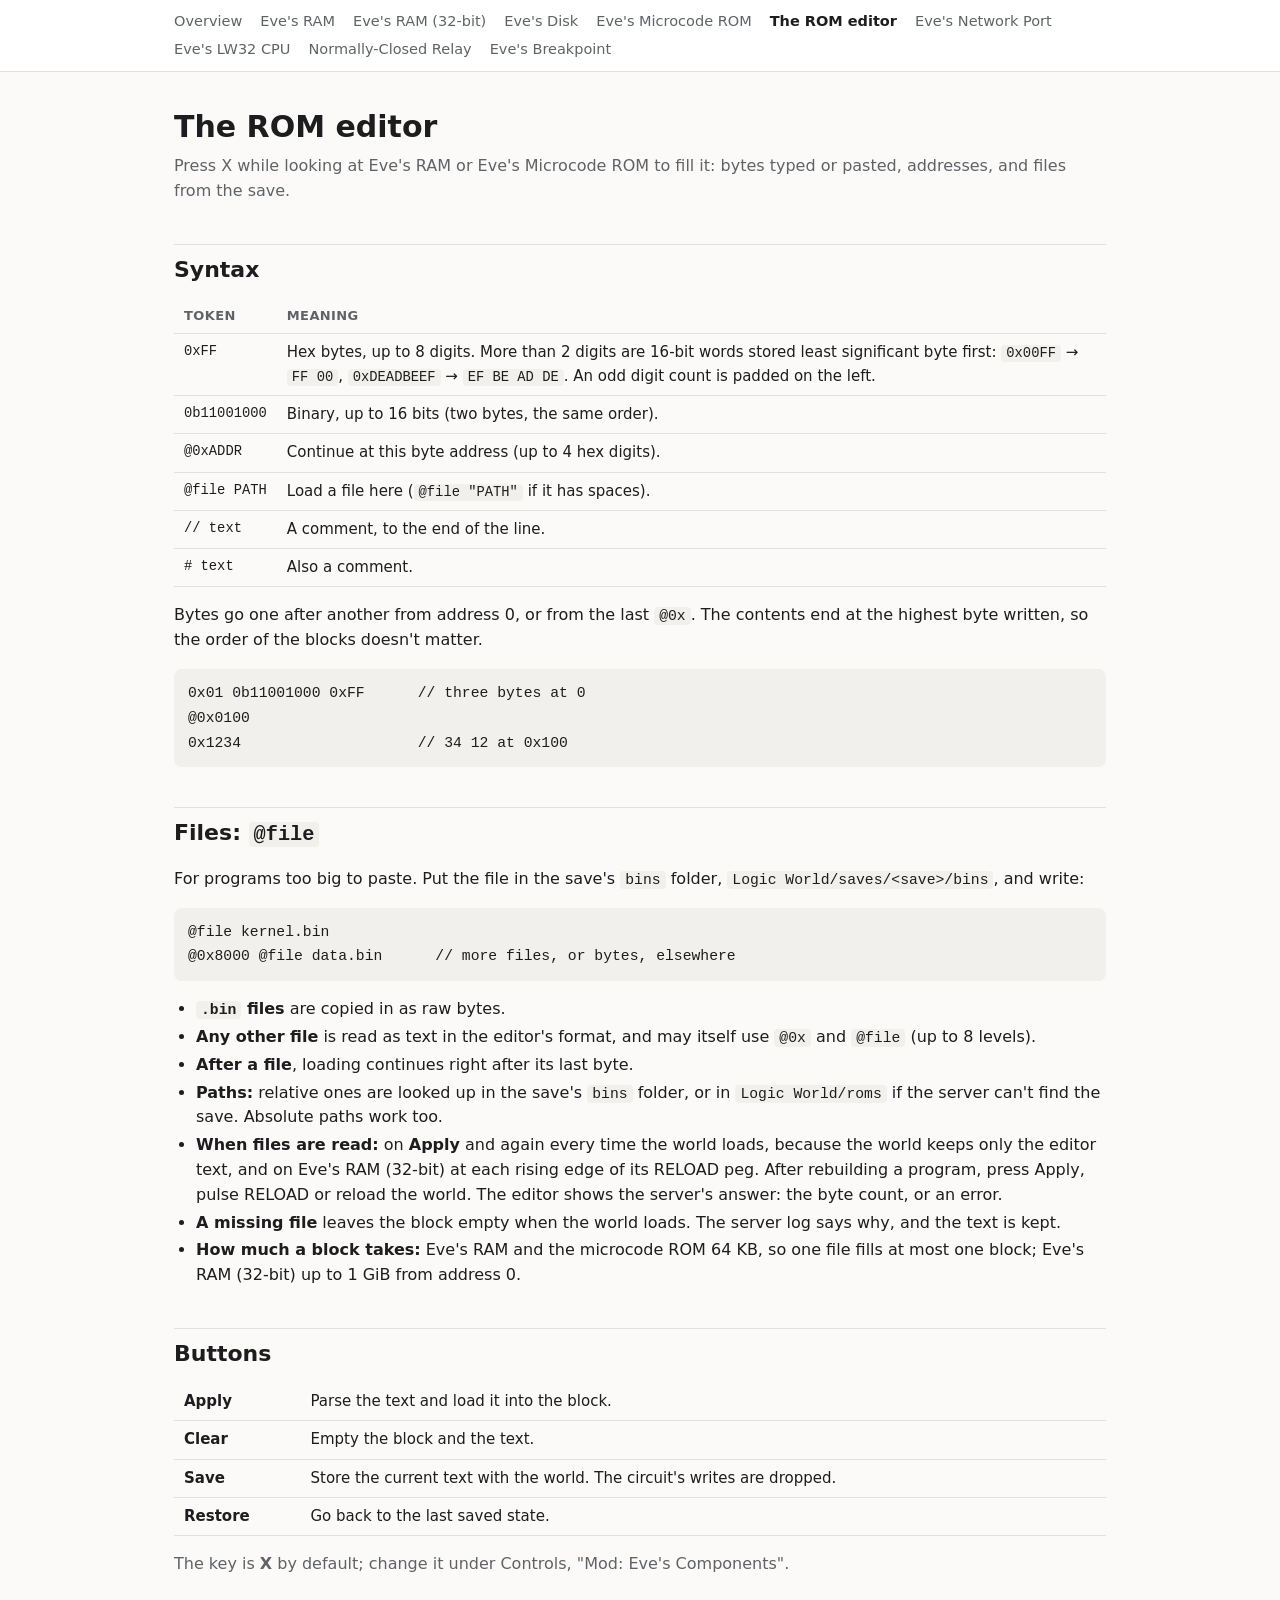
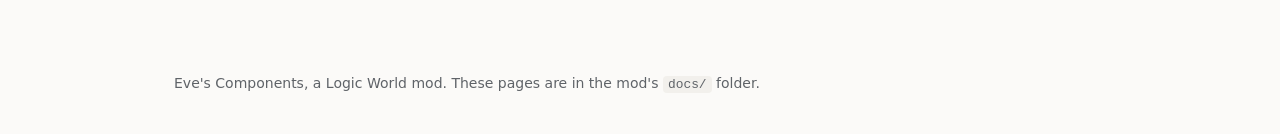
<file: docs/editor.html>
<!DOCTYPE html>
<html lang="en">
<head>
<meta charset="utf-8">
<meta name="viewport" content="width=device-width, initial-scale=1">
<title>The ROM editor · Eve's Components</title>
<link rel="stylesheet" href="style.css">
</head>
<body>
<nav><div><a href="index.html">Overview</a><a href="ram.html">Eve's RAM</a><a href="ram32.html">Eve's RAM (32-bit)</a><a href="disk.html">Eve's Disk</a><a href="microcode-rom.html">Eve's Microcode ROM</a><a href="editor.html" class="here">The ROM editor</a><a href="network-port.html">Eve's Network Port</a><a href="lw32-cpu.html">Eve's LW32 CPU</a><a href="relay.html">Normally-Closed Relay</a><a href="breakpoint.html">Eve's Breakpoint</a></div></nav>
<main>
<h1>The ROM editor</h1>
<p class="sub">Press X while looking at Eve's RAM or Eve's Microcode ROM to fill it: bytes typed or pasted, addresses, and files from the save.</p>
<h2>Syntax</h2>
<table>
  <thead><tr><th>Token</th><th>Meaning</th></tr></thead>
  <tbody>
    <tr><td class="mono">0xFF</td><td>Hex bytes, up to 8 digits. More than 2 digits are 16-bit words stored least significant byte
      first: <code>0x00FF</code> → <code>FF 00</code>, <code>0xDEADBEEF</code> → <code>EF BE AD DE</code>. An odd digit count is
      padded on the left.</td></tr>
    <tr><td class="mono">0b11001000</td><td>Binary, up to 16 bits (two bytes, the same order).</td></tr>
    <tr><td class="mono">@0xADDR</td><td>Continue at this byte address (up to 4 hex digits).</td></tr>
    <tr><td class="mono">@file PATH</td><td>Load a file here (<code>@file "PATH"</code> if it has spaces).</td></tr>
    <tr><td class="mono">// text</td><td>A comment, to the end of the line.</td></tr>
    <tr><td class="mono"># text</td><td>Also a comment.</td></tr>
  </tbody>
</table>
<p>Bytes go one after another from address 0, or from the last <code>@0x</code>. The contents end at the highest byte written, so
the order of the blocks doesn't matter.</p>
<pre><code>0x01 0b11001000 0xFF      // three bytes at 0
@0x0100
0x1234                    // 34 12 at 0x100</code></pre>

<h2>Files: <code>@file</code></h2>
<p>For programs too big to paste. Put the file in the save's <code>bins</code> folder,
<code>Logic World/saves/&lt;save&gt;/bins</code>, and write:</p>
<pre><code>@file kernel.bin
@0x8000 @file data.bin      // more files, or bytes, elsewhere</code></pre>
<ul>
  <li><b><code>.bin</code> files</b> are copied in as raw bytes.</li>
  <li><b>Any other file</b> is read as text in the editor's format, and may itself use <code>@0x</code> and <code>@file</code>
    (up to 8 levels).</li>
  <li><b>After a file</b>, loading continues right after its last byte.</li>
  <li><b>Paths:</b> relative ones are looked up in the save's <code>bins</code> folder, or in <code>Logic World/roms</code> if the
    server can't find the save. Absolute paths work too.</li>
  <li><b>When files are read:</b> on <b>Apply</b> and again every time the world loads, because the world keeps only the editor
    text, and on Eve's RAM (32-bit) at each rising edge of its RELOAD peg. After rebuilding a program, press Apply, pulse RELOAD
    or reload the world. The editor shows the server's answer: the byte count, or
    an error.</li>
  <li><b>A missing file</b> leaves the block empty when the world loads. The server log says why, and the text is kept.</li>
  <li><b>How much a block takes:</b> Eve's RAM and the microcode ROM 64 KB, so one file fills at most one block; Eve's RAM
    (32-bit) up to 1 GiB from address 0.</li>
</ul>

<h2>Buttons</h2>
<table>
  <tbody>
    <tr><td><b>Apply</b></td><td>Parse the text and load it into the block.</td></tr>
    <tr><td><b>Clear</b></td><td>Empty the block and the text.</td></tr>
    <tr><td><b>Save</b></td><td>Store the current text with the world. The circuit's writes are dropped.</td></tr>
    <tr><td><b>Restore</b></td><td>Go back to the last saved state.</td></tr>
  </tbody>
</table>
<p class="muted">The key is <b>X</b> by default; change it under Controls, "Mod: Eve's Components".</p>
</main>
<footer>Eve's Components, a Logic World mod. These pages are in the mod's <code>docs/</code> folder.</footer>
</body>
</html>
</file>
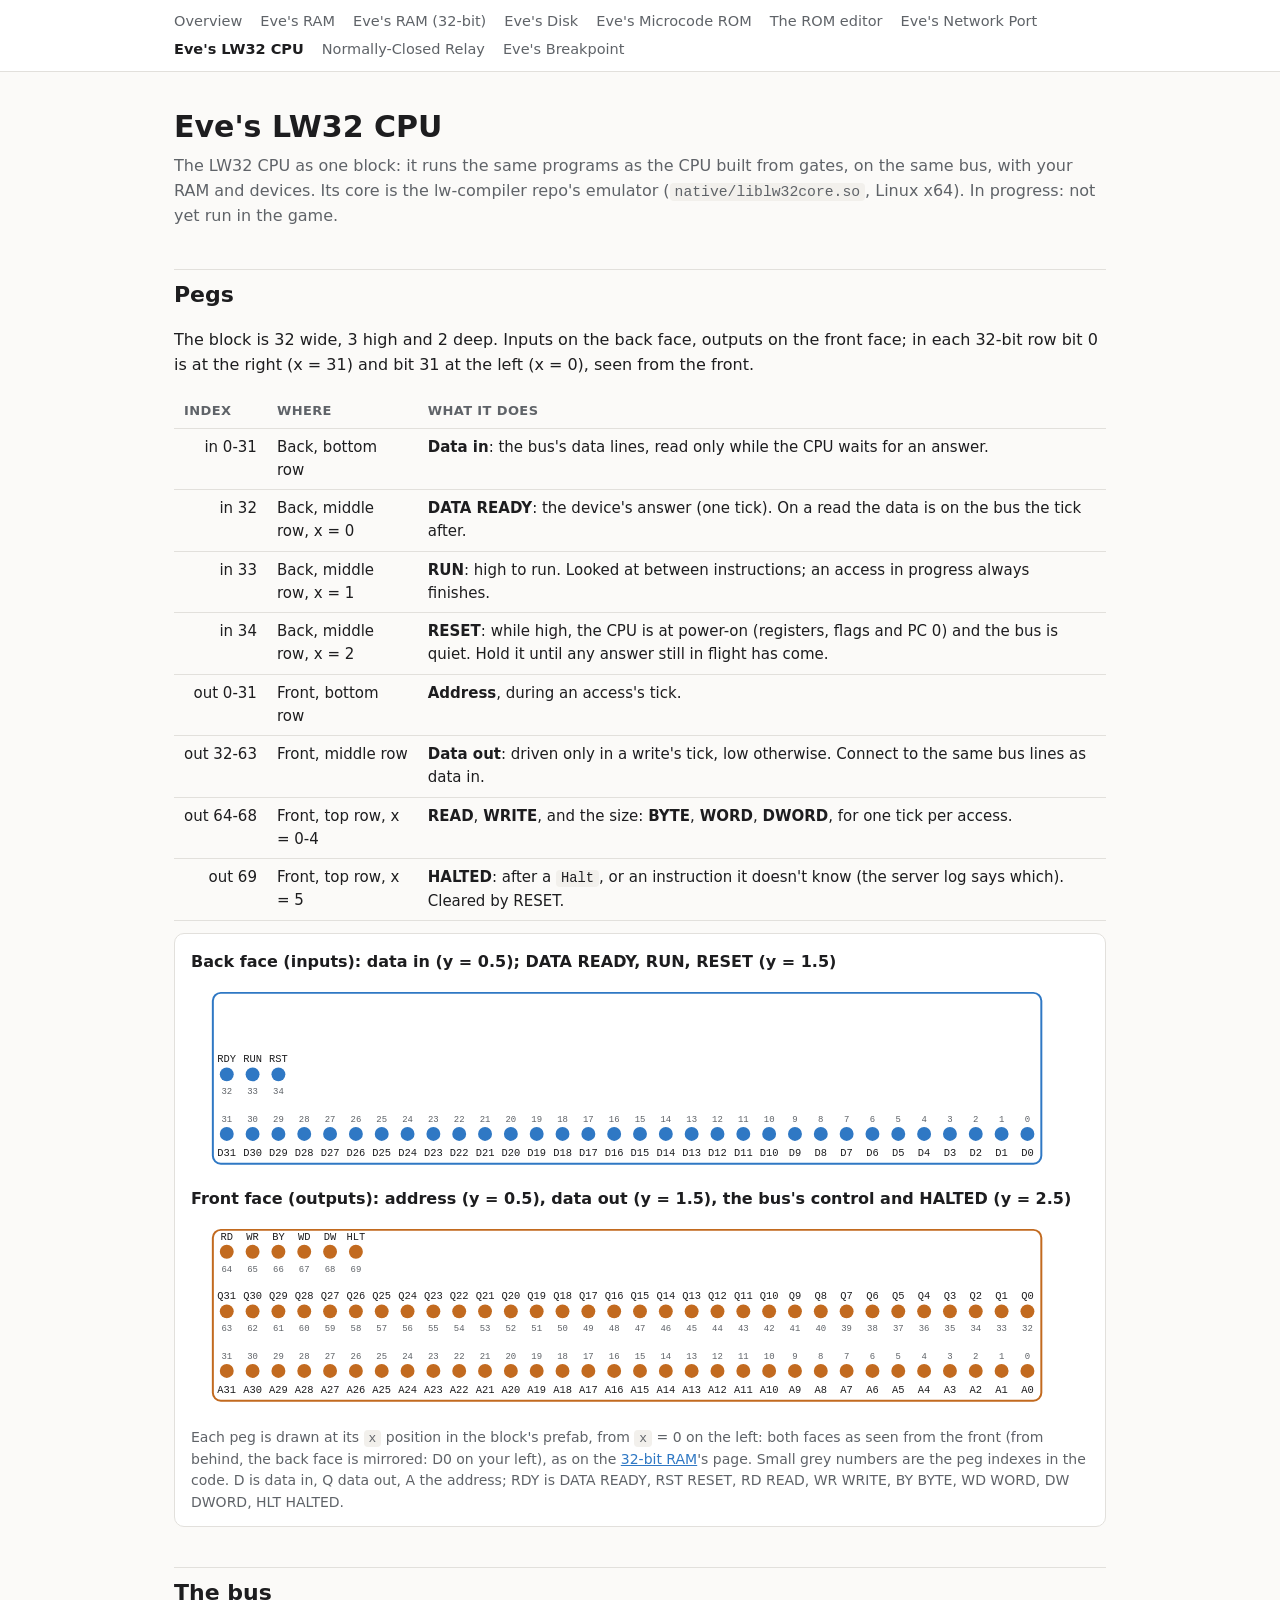
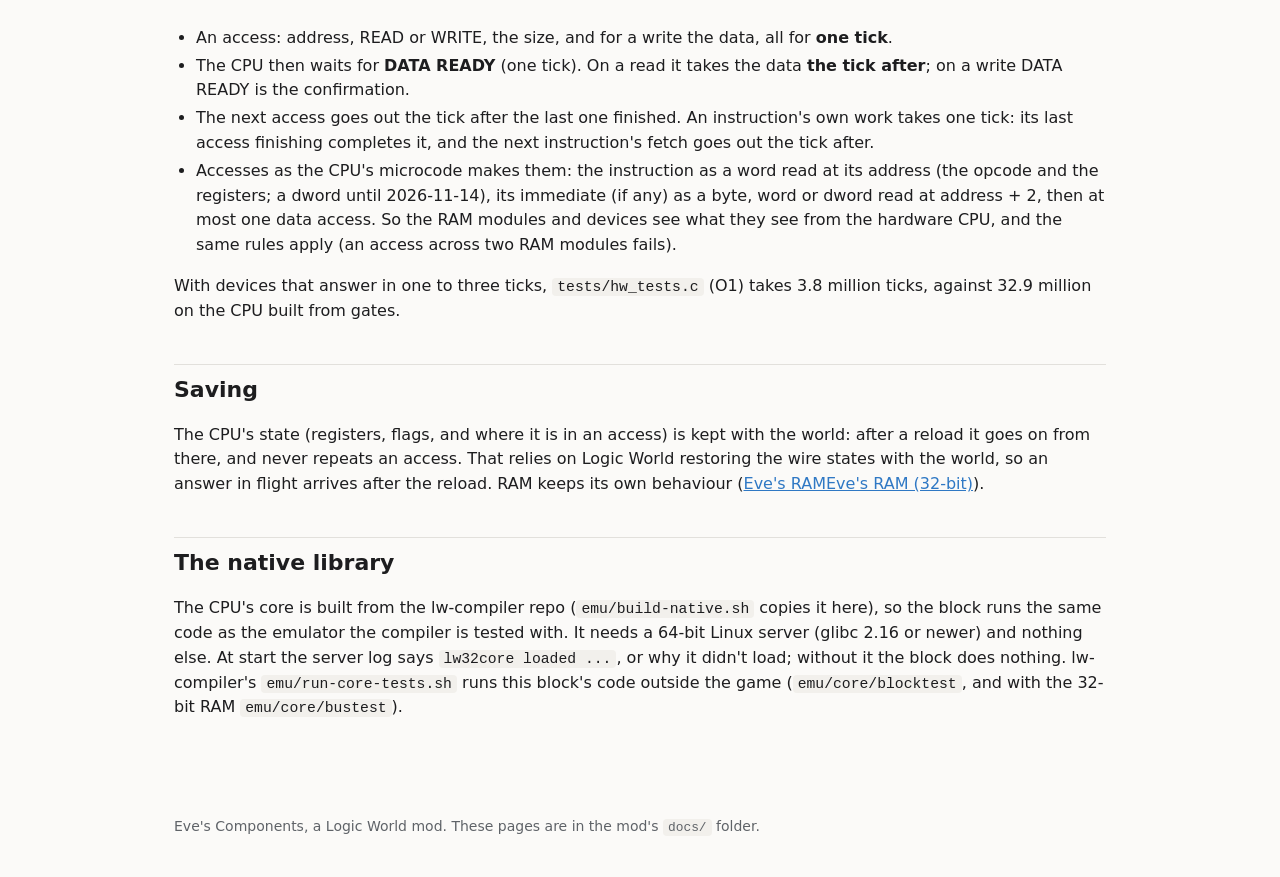
<file: docs/lw32-cpu.html>
<!DOCTYPE html>
<html lang="en">
<head>
<meta charset="utf-8">
<meta name="viewport" content="width=device-width, initial-scale=1">
<title>Eve's LW32 CPU · Eve's Components</title>
<link rel="stylesheet" href="style.css">
</head>
<body>
<nav><div><a href="index.html">Overview</a><a href="ram.html">Eve's RAM</a><a href="ram32.html">Eve's RAM (32-bit)</a><a href="disk.html">Eve's Disk</a><a href="microcode-rom.html">Eve's Microcode ROM</a><a href="editor.html">The ROM editor</a><a href="network-port.html">Eve's Network Port</a><a href="lw32-cpu.html" class="here">Eve's LW32 CPU</a><a href="relay.html">Normally-Closed Relay</a><a href="breakpoint.html">Eve's Breakpoint</a></div></nav>
<main>
<h1>Eve's LW32 CPU</h1>
<p class="sub">The LW32 CPU as one block: it runs the same programs as the CPU built from gates, on the same bus, with
your RAM and devices. Its core is the lw-compiler repo's emulator (<code>native/liblw32core.so</code>, Linux x64).
In progress: not yet run in the game.</p>

<h2>Pegs</h2>
<p>The block is 32 wide, 3 high and 2 deep. Inputs on the back face, outputs on the front face; in each 32-bit row bit 0 is
at the right (x = 31) and bit 31 at the left (x = 0), seen from the front.</p>
<table>
  <thead><tr><th>Index</th><th>Where</th><th>What it does</th></tr></thead>
  <tbody>
    <tr><td class="num">in 0-31</td><td>Back, bottom row</td><td><b>Data in</b>: the bus's data lines, read only while the CPU waits for an answer.</td></tr>
    <tr><td class="num">in 32</td><td>Back, middle row, x = 0</td><td><b>DATA READY</b>: the device's answer (one tick). On a read the data is on the bus the tick after.</td></tr>
    <tr><td class="num">in 33</td><td>Back, middle row, x = 1</td><td><b>RUN</b>: high to run. Looked at between instructions; an access in progress always finishes.</td></tr>
    <tr><td class="num">in 34</td><td>Back, middle row, x = 2</td><td><b>RESET</b>: while high, the CPU is at power-on (registers, flags and PC 0) and the bus is quiet. Hold it until any answer still in flight has come.</td></tr>
    <tr><td class="num">out 0-31</td><td>Front, bottom row</td><td><b>Address</b>, during an access's tick.</td></tr>
    <tr><td class="num">out 32-63</td><td>Front, middle row</td><td><b>Data out</b>: driven only in a write's tick, low otherwise. Connect to the same bus lines as data in.</td></tr>
    <tr><td class="num">out 64-68</td><td>Front, top row, x = 0-4</td><td><b>READ</b>, <b>WRITE</b>, and the size: <b>BYTE</b>, <b>WORD</b>, <b>DWORD</b>, for one tick per access.</td></tr>
    <tr><td class="num">out 69</td><td>Front, top row, x = 5</td><td><b>HALTED</b>: after a <code>Halt</code>, or an instruction it doesn't know (the server log says which). Cleared by RESET.</td></tr>
  </tbody>
</table>
<div class="diagram">
<b>Back face (inputs): data in (y = 0.5); DATA READY, RUN, RESET (y = 1.5)</b>
<svg viewBox="0 0 912 210" width="912" role="img" aria-label="back face">
<rect class="face-in" x="26" y="18" width="834" height="172" rx="8"/>
<circle class="pin-in" cx="846" cy="160" r="7"/>
<text x="846" y="182" font-size="10.5" text-anchor="middle">D0</text>
<text class="idx" x="846" y="148" font-size="9" text-anchor="middle">0</text>
<circle class="pin-in" cx="820" cy="160" r="7"/>
<text x="820" y="182" font-size="10.5" text-anchor="middle">D1</text>
<text class="idx" x="820" y="148" font-size="9" text-anchor="middle">1</text>
<circle class="pin-in" cx="794" cy="160" r="7"/>
<text x="794" y="182" font-size="10.5" text-anchor="middle">D2</text>
<text class="idx" x="794" y="148" font-size="9" text-anchor="middle">2</text>
<circle class="pin-in" cx="768" cy="160" r="7"/>
<text x="768" y="182" font-size="10.5" text-anchor="middle">D3</text>
<text class="idx" x="768" y="148" font-size="9" text-anchor="middle">3</text>
<circle class="pin-in" cx="742" cy="160" r="7"/>
<text x="742" y="182" font-size="10.5" text-anchor="middle">D4</text>
<text class="idx" x="742" y="148" font-size="9" text-anchor="middle">4</text>
<circle class="pin-in" cx="716" cy="160" r="7"/>
<text x="716" y="182" font-size="10.5" text-anchor="middle">D5</text>
<text class="idx" x="716" y="148" font-size="9" text-anchor="middle">5</text>
<circle class="pin-in" cx="690" cy="160" r="7"/>
<text x="690" y="182" font-size="10.5" text-anchor="middle">D6</text>
<text class="idx" x="690" y="148" font-size="9" text-anchor="middle">6</text>
<circle class="pin-in" cx="664" cy="160" r="7"/>
<text x="664" y="182" font-size="10.5" text-anchor="middle">D7</text>
<text class="idx" x="664" y="148" font-size="9" text-anchor="middle">7</text>
<circle class="pin-in" cx="638" cy="160" r="7"/>
<text x="638" y="182" font-size="10.5" text-anchor="middle">D8</text>
<text class="idx" x="638" y="148" font-size="9" text-anchor="middle">8</text>
<circle class="pin-in" cx="612" cy="160" r="7"/>
<text x="612" y="182" font-size="10.5" text-anchor="middle">D9</text>
<text class="idx" x="612" y="148" font-size="9" text-anchor="middle">9</text>
<circle class="pin-in" cx="586" cy="160" r="7"/>
<text x="586" y="182" font-size="10.5" text-anchor="middle">D10</text>
<text class="idx" x="586" y="148" font-size="9" text-anchor="middle">10</text>
<circle class="pin-in" cx="560" cy="160" r="7"/>
<text x="560" y="182" font-size="10.5" text-anchor="middle">D11</text>
<text class="idx" x="560" y="148" font-size="9" text-anchor="middle">11</text>
<circle class="pin-in" cx="534" cy="160" r="7"/>
<text x="534" y="182" font-size="10.5" text-anchor="middle">D12</text>
<text class="idx" x="534" y="148" font-size="9" text-anchor="middle">12</text>
<circle class="pin-in" cx="508" cy="160" r="7"/>
<text x="508" y="182" font-size="10.5" text-anchor="middle">D13</text>
<text class="idx" x="508" y="148" font-size="9" text-anchor="middle">13</text>
<circle class="pin-in" cx="482" cy="160" r="7"/>
<text x="482" y="182" font-size="10.5" text-anchor="middle">D14</text>
<text class="idx" x="482" y="148" font-size="9" text-anchor="middle">14</text>
<circle class="pin-in" cx="456" cy="160" r="7"/>
<text x="456" y="182" font-size="10.5" text-anchor="middle">D15</text>
<text class="idx" x="456" y="148" font-size="9" text-anchor="middle">15</text>
<circle class="pin-in" cx="430" cy="160" r="7"/>
<text x="430" y="182" font-size="10.5" text-anchor="middle">D16</text>
<text class="idx" x="430" y="148" font-size="9" text-anchor="middle">16</text>
<circle class="pin-in" cx="404" cy="160" r="7"/>
<text x="404" y="182" font-size="10.5" text-anchor="middle">D17</text>
<text class="idx" x="404" y="148" font-size="9" text-anchor="middle">17</text>
<circle class="pin-in" cx="378" cy="160" r="7"/>
<text x="378" y="182" font-size="10.5" text-anchor="middle">D18</text>
<text class="idx" x="378" y="148" font-size="9" text-anchor="middle">18</text>
<circle class="pin-in" cx="352" cy="160" r="7"/>
<text x="352" y="182" font-size="10.5" text-anchor="middle">D19</text>
<text class="idx" x="352" y="148" font-size="9" text-anchor="middle">19</text>
<circle class="pin-in" cx="326" cy="160" r="7"/>
<text x="326" y="182" font-size="10.5" text-anchor="middle">D20</text>
<text class="idx" x="326" y="148" font-size="9" text-anchor="middle">20</text>
<circle class="pin-in" cx="300" cy="160" r="7"/>
<text x="300" y="182" font-size="10.5" text-anchor="middle">D21</text>
<text class="idx" x="300" y="148" font-size="9" text-anchor="middle">21</text>
<circle class="pin-in" cx="274" cy="160" r="7"/>
<text x="274" y="182" font-size="10.5" text-anchor="middle">D22</text>
<text class="idx" x="274" y="148" font-size="9" text-anchor="middle">22</text>
<circle class="pin-in" cx="248" cy="160" r="7"/>
<text x="248" y="182" font-size="10.5" text-anchor="middle">D23</text>
<text class="idx" x="248" y="148" font-size="9" text-anchor="middle">23</text>
<circle class="pin-in" cx="222" cy="160" r="7"/>
<text x="222" y="182" font-size="10.5" text-anchor="middle">D24</text>
<text class="idx" x="222" y="148" font-size="9" text-anchor="middle">24</text>
<circle class="pin-in" cx="196" cy="160" r="7"/>
<text x="196" y="182" font-size="10.5" text-anchor="middle">D25</text>
<text class="idx" x="196" y="148" font-size="9" text-anchor="middle">25</text>
<circle class="pin-in" cx="170" cy="160" r="7"/>
<text x="170" y="182" font-size="10.5" text-anchor="middle">D26</text>
<text class="idx" x="170" y="148" font-size="9" text-anchor="middle">26</text>
<circle class="pin-in" cx="144" cy="160" r="7"/>
<text x="144" y="182" font-size="10.5" text-anchor="middle">D27</text>
<text class="idx" x="144" y="148" font-size="9" text-anchor="middle">27</text>
<circle class="pin-in" cx="118" cy="160" r="7"/>
<text x="118" y="182" font-size="10.5" text-anchor="middle">D28</text>
<text class="idx" x="118" y="148" font-size="9" text-anchor="middle">28</text>
<circle class="pin-in" cx="92" cy="160" r="7"/>
<text x="92" y="182" font-size="10.5" text-anchor="middle">D29</text>
<text class="idx" x="92" y="148" font-size="9" text-anchor="middle">29</text>
<circle class="pin-in" cx="66" cy="160" r="7"/>
<text x="66" y="182" font-size="10.5" text-anchor="middle">D30</text>
<text class="idx" x="66" y="148" font-size="9" text-anchor="middle">30</text>
<circle class="pin-in" cx="40" cy="160" r="7"/>
<text x="40" y="182" font-size="10.5" text-anchor="middle">D31</text>
<text class="idx" x="40" y="148" font-size="9" text-anchor="middle">31</text>
<circle class="pin-in" cx="40" cy="100" r="7"/>
<text x="40" y="88" font-size="10.5" text-anchor="middle">RDY</text>
<text class="idx" x="40" y="120" font-size="9" text-anchor="middle">32</text>
<circle class="pin-in" cx="66" cy="100" r="7"/>
<text x="66" y="88" font-size="10.5" text-anchor="middle">RUN</text>
<text class="idx" x="66" y="120" font-size="9" text-anchor="middle">33</text>
<circle class="pin-in" cx="92" cy="100" r="7"/>
<text x="92" y="88" font-size="10.5" text-anchor="middle">RST</text>
<text class="idx" x="92" y="120" font-size="9" text-anchor="middle">34</text>
</svg>
<b>Front face (outputs): address (y = 0.5), data out (y = 1.5), the bus's control and HALTED (y = 2.5)</b>
<svg viewBox="0 0 912 210" width="912" role="img" aria-label="front face">
<rect class="face-out" x="26" y="18" width="834" height="172" rx="8"/>
<circle class="pin-out" cx="846" cy="160" r="7"/>
<text x="846" y="182" font-size="10.5" text-anchor="middle">A0</text>
<text class="idx" x="846" y="148" font-size="9" text-anchor="middle">0</text>
<circle class="pin-out" cx="820" cy="160" r="7"/>
<text x="820" y="182" font-size="10.5" text-anchor="middle">A1</text>
<text class="idx" x="820" y="148" font-size="9" text-anchor="middle">1</text>
<circle class="pin-out" cx="794" cy="160" r="7"/>
<text x="794" y="182" font-size="10.5" text-anchor="middle">A2</text>
<text class="idx" x="794" y="148" font-size="9" text-anchor="middle">2</text>
<circle class="pin-out" cx="768" cy="160" r="7"/>
<text x="768" y="182" font-size="10.5" text-anchor="middle">A3</text>
<text class="idx" x="768" y="148" font-size="9" text-anchor="middle">3</text>
<circle class="pin-out" cx="742" cy="160" r="7"/>
<text x="742" y="182" font-size="10.5" text-anchor="middle">A4</text>
<text class="idx" x="742" y="148" font-size="9" text-anchor="middle">4</text>
<circle class="pin-out" cx="716" cy="160" r="7"/>
<text x="716" y="182" font-size="10.5" text-anchor="middle">A5</text>
<text class="idx" x="716" y="148" font-size="9" text-anchor="middle">5</text>
<circle class="pin-out" cx="690" cy="160" r="7"/>
<text x="690" y="182" font-size="10.5" text-anchor="middle">A6</text>
<text class="idx" x="690" y="148" font-size="9" text-anchor="middle">6</text>
<circle class="pin-out" cx="664" cy="160" r="7"/>
<text x="664" y="182" font-size="10.5" text-anchor="middle">A7</text>
<text class="idx" x="664" y="148" font-size="9" text-anchor="middle">7</text>
<circle class="pin-out" cx="638" cy="160" r="7"/>
<text x="638" y="182" font-size="10.5" text-anchor="middle">A8</text>
<text class="idx" x="638" y="148" font-size="9" text-anchor="middle">8</text>
<circle class="pin-out" cx="612" cy="160" r="7"/>
<text x="612" y="182" font-size="10.5" text-anchor="middle">A9</text>
<text class="idx" x="612" y="148" font-size="9" text-anchor="middle">9</text>
<circle class="pin-out" cx="586" cy="160" r="7"/>
<text x="586" y="182" font-size="10.5" text-anchor="middle">A10</text>
<text class="idx" x="586" y="148" font-size="9" text-anchor="middle">10</text>
<circle class="pin-out" cx="560" cy="160" r="7"/>
<text x="560" y="182" font-size="10.5" text-anchor="middle">A11</text>
<text class="idx" x="560" y="148" font-size="9" text-anchor="middle">11</text>
<circle class="pin-out" cx="534" cy="160" r="7"/>
<text x="534" y="182" font-size="10.5" text-anchor="middle">A12</text>
<text class="idx" x="534" y="148" font-size="9" text-anchor="middle">12</text>
<circle class="pin-out" cx="508" cy="160" r="7"/>
<text x="508" y="182" font-size="10.5" text-anchor="middle">A13</text>
<text class="idx" x="508" y="148" font-size="9" text-anchor="middle">13</text>
<circle class="pin-out" cx="482" cy="160" r="7"/>
<text x="482" y="182" font-size="10.5" text-anchor="middle">A14</text>
<text class="idx" x="482" y="148" font-size="9" text-anchor="middle">14</text>
<circle class="pin-out" cx="456" cy="160" r="7"/>
<text x="456" y="182" font-size="10.5" text-anchor="middle">A15</text>
<text class="idx" x="456" y="148" font-size="9" text-anchor="middle">15</text>
<circle class="pin-out" cx="430" cy="160" r="7"/>
<text x="430" y="182" font-size="10.5" text-anchor="middle">A16</text>
<text class="idx" x="430" y="148" font-size="9" text-anchor="middle">16</text>
<circle class="pin-out" cx="404" cy="160" r="7"/>
<text x="404" y="182" font-size="10.5" text-anchor="middle">A17</text>
<text class="idx" x="404" y="148" font-size="9" text-anchor="middle">17</text>
<circle class="pin-out" cx="378" cy="160" r="7"/>
<text x="378" y="182" font-size="10.5" text-anchor="middle">A18</text>
<text class="idx" x="378" y="148" font-size="9" text-anchor="middle">18</text>
<circle class="pin-out" cx="352" cy="160" r="7"/>
<text x="352" y="182" font-size="10.5" text-anchor="middle">A19</text>
<text class="idx" x="352" y="148" font-size="9" text-anchor="middle">19</text>
<circle class="pin-out" cx="326" cy="160" r="7"/>
<text x="326" y="182" font-size="10.5" text-anchor="middle">A20</text>
<text class="idx" x="326" y="148" font-size="9" text-anchor="middle">20</text>
<circle class="pin-out" cx="300" cy="160" r="7"/>
<text x="300" y="182" font-size="10.5" text-anchor="middle">A21</text>
<text class="idx" x="300" y="148" font-size="9" text-anchor="middle">21</text>
<circle class="pin-out" cx="274" cy="160" r="7"/>
<text x="274" y="182" font-size="10.5" text-anchor="middle">A22</text>
<text class="idx" x="274" y="148" font-size="9" text-anchor="middle">22</text>
<circle class="pin-out" cx="248" cy="160" r="7"/>
<text x="248" y="182" font-size="10.5" text-anchor="middle">A23</text>
<text class="idx" x="248" y="148" font-size="9" text-anchor="middle">23</text>
<circle class="pin-out" cx="222" cy="160" r="7"/>
<text x="222" y="182" font-size="10.5" text-anchor="middle">A24</text>
<text class="idx" x="222" y="148" font-size="9" text-anchor="middle">24</text>
<circle class="pin-out" cx="196" cy="160" r="7"/>
<text x="196" y="182" font-size="10.5" text-anchor="middle">A25</text>
<text class="idx" x="196" y="148" font-size="9" text-anchor="middle">25</text>
<circle class="pin-out" cx="170" cy="160" r="7"/>
<text x="170" y="182" font-size="10.5" text-anchor="middle">A26</text>
<text class="idx" x="170" y="148" font-size="9" text-anchor="middle">26</text>
<circle class="pin-out" cx="144" cy="160" r="7"/>
<text x="144" y="182" font-size="10.5" text-anchor="middle">A27</text>
<text class="idx" x="144" y="148" font-size="9" text-anchor="middle">27</text>
<circle class="pin-out" cx="118" cy="160" r="7"/>
<text x="118" y="182" font-size="10.5" text-anchor="middle">A28</text>
<text class="idx" x="118" y="148" font-size="9" text-anchor="middle">28</text>
<circle class="pin-out" cx="92" cy="160" r="7"/>
<text x="92" y="182" font-size="10.5" text-anchor="middle">A29</text>
<text class="idx" x="92" y="148" font-size="9" text-anchor="middle">29</text>
<circle class="pin-out" cx="66" cy="160" r="7"/>
<text x="66" y="182" font-size="10.5" text-anchor="middle">A30</text>
<text class="idx" x="66" y="148" font-size="9" text-anchor="middle">30</text>
<circle class="pin-out" cx="40" cy="160" r="7"/>
<text x="40" y="182" font-size="10.5" text-anchor="middle">A31</text>
<text class="idx" x="40" y="148" font-size="9" text-anchor="middle">31</text>
<circle class="pin-out" cx="846" cy="100" r="7"/>
<text x="846" y="88" font-size="10.5" text-anchor="middle">Q0</text>
<text class="idx" x="846" y="120" font-size="9" text-anchor="middle">32</text>
<circle class="pin-out" cx="820" cy="100" r="7"/>
<text x="820" y="88" font-size="10.5" text-anchor="middle">Q1</text>
<text class="idx" x="820" y="120" font-size="9" text-anchor="middle">33</text>
<circle class="pin-out" cx="794" cy="100" r="7"/>
<text x="794" y="88" font-size="10.5" text-anchor="middle">Q2</text>
<text class="idx" x="794" y="120" font-size="9" text-anchor="middle">34</text>
<circle class="pin-out" cx="768" cy="100" r="7"/>
<text x="768" y="88" font-size="10.5" text-anchor="middle">Q3</text>
<text class="idx" x="768" y="120" font-size="9" text-anchor="middle">35</text>
<circle class="pin-out" cx="742" cy="100" r="7"/>
<text x="742" y="88" font-size="10.5" text-anchor="middle">Q4</text>
<text class="idx" x="742" y="120" font-size="9" text-anchor="middle">36</text>
<circle class="pin-out" cx="716" cy="100" r="7"/>
<text x="716" y="88" font-size="10.5" text-anchor="middle">Q5</text>
<text class="idx" x="716" y="120" font-size="9" text-anchor="middle">37</text>
<circle class="pin-out" cx="690" cy="100" r="7"/>
<text x="690" y="88" font-size="10.5" text-anchor="middle">Q6</text>
<text class="idx" x="690" y="120" font-size="9" text-anchor="middle">38</text>
<circle class="pin-out" cx="664" cy="100" r="7"/>
<text x="664" y="88" font-size="10.5" text-anchor="middle">Q7</text>
<text class="idx" x="664" y="120" font-size="9" text-anchor="middle">39</text>
<circle class="pin-out" cx="638" cy="100" r="7"/>
<text x="638" y="88" font-size="10.5" text-anchor="middle">Q8</text>
<text class="idx" x="638" y="120" font-size="9" text-anchor="middle">40</text>
<circle class="pin-out" cx="612" cy="100" r="7"/>
<text x="612" y="88" font-size="10.5" text-anchor="middle">Q9</text>
<text class="idx" x="612" y="120" font-size="9" text-anchor="middle">41</text>
<circle class="pin-out" cx="586" cy="100" r="7"/>
<text x="586" y="88" font-size="10.5" text-anchor="middle">Q10</text>
<text class="idx" x="586" y="120" font-size="9" text-anchor="middle">42</text>
<circle class="pin-out" cx="560" cy="100" r="7"/>
<text x="560" y="88" font-size="10.5" text-anchor="middle">Q11</text>
<text class="idx" x="560" y="120" font-size="9" text-anchor="middle">43</text>
<circle class="pin-out" cx="534" cy="100" r="7"/>
<text x="534" y="88" font-size="10.5" text-anchor="middle">Q12</text>
<text class="idx" x="534" y="120" font-size="9" text-anchor="middle">44</text>
<circle class="pin-out" cx="508" cy="100" r="7"/>
<text x="508" y="88" font-size="10.5" text-anchor="middle">Q13</text>
<text class="idx" x="508" y="120" font-size="9" text-anchor="middle">45</text>
<circle class="pin-out" cx="482" cy="100" r="7"/>
<text x="482" y="88" font-size="10.5" text-anchor="middle">Q14</text>
<text class="idx" x="482" y="120" font-size="9" text-anchor="middle">46</text>
<circle class="pin-out" cx="456" cy="100" r="7"/>
<text x="456" y="88" font-size="10.5" text-anchor="middle">Q15</text>
<text class="idx" x="456" y="120" font-size="9" text-anchor="middle">47</text>
<circle class="pin-out" cx="430" cy="100" r="7"/>
<text x="430" y="88" font-size="10.5" text-anchor="middle">Q16</text>
<text class="idx" x="430" y="120" font-size="9" text-anchor="middle">48</text>
<circle class="pin-out" cx="404" cy="100" r="7"/>
<text x="404" y="88" font-size="10.5" text-anchor="middle">Q17</text>
<text class="idx" x="404" y="120" font-size="9" text-anchor="middle">49</text>
<circle class="pin-out" cx="378" cy="100" r="7"/>
<text x="378" y="88" font-size="10.5" text-anchor="middle">Q18</text>
<text class="idx" x="378" y="120" font-size="9" text-anchor="middle">50</text>
<circle class="pin-out" cx="352" cy="100" r="7"/>
<text x="352" y="88" font-size="10.5" text-anchor="middle">Q19</text>
<text class="idx" x="352" y="120" font-size="9" text-anchor="middle">51</text>
<circle class="pin-out" cx="326" cy="100" r="7"/>
<text x="326" y="88" font-size="10.5" text-anchor="middle">Q20</text>
<text class="idx" x="326" y="120" font-size="9" text-anchor="middle">52</text>
<circle class="pin-out" cx="300" cy="100" r="7"/>
<text x="300" y="88" font-size="10.5" text-anchor="middle">Q21</text>
<text class="idx" x="300" y="120" font-size="9" text-anchor="middle">53</text>
<circle class="pin-out" cx="274" cy="100" r="7"/>
<text x="274" y="88" font-size="10.5" text-anchor="middle">Q22</text>
<text class="idx" x="274" y="120" font-size="9" text-anchor="middle">54</text>
<circle class="pin-out" cx="248" cy="100" r="7"/>
<text x="248" y="88" font-size="10.5" text-anchor="middle">Q23</text>
<text class="idx" x="248" y="120" font-size="9" text-anchor="middle">55</text>
<circle class="pin-out" cx="222" cy="100" r="7"/>
<text x="222" y="88" font-size="10.5" text-anchor="middle">Q24</text>
<text class="idx" x="222" y="120" font-size="9" text-anchor="middle">56</text>
<circle class="pin-out" cx="196" cy="100" r="7"/>
<text x="196" y="88" font-size="10.5" text-anchor="middle">Q25</text>
<text class="idx" x="196" y="120" font-size="9" text-anchor="middle">57</text>
<circle class="pin-out" cx="170" cy="100" r="7"/>
<text x="170" y="88" font-size="10.5" text-anchor="middle">Q26</text>
<text class="idx" x="170" y="120" font-size="9" text-anchor="middle">58</text>
<circle class="pin-out" cx="144" cy="100" r="7"/>
<text x="144" y="88" font-size="10.5" text-anchor="middle">Q27</text>
<text class="idx" x="144" y="120" font-size="9" text-anchor="middle">59</text>
<circle class="pin-out" cx="118" cy="100" r="7"/>
<text x="118" y="88" font-size="10.5" text-anchor="middle">Q28</text>
<text class="idx" x="118" y="120" font-size="9" text-anchor="middle">60</text>
<circle class="pin-out" cx="92" cy="100" r="7"/>
<text x="92" y="88" font-size="10.5" text-anchor="middle">Q29</text>
<text class="idx" x="92" y="120" font-size="9" text-anchor="middle">61</text>
<circle class="pin-out" cx="66" cy="100" r="7"/>
<text x="66" y="88" font-size="10.5" text-anchor="middle">Q30</text>
<text class="idx" x="66" y="120" font-size="9" text-anchor="middle">62</text>
<circle class="pin-out" cx="40" cy="100" r="7"/>
<text x="40" y="88" font-size="10.5" text-anchor="middle">Q31</text>
<text class="idx" x="40" y="120" font-size="9" text-anchor="middle">63</text>
<circle class="pin-out" cx="40" cy="40" r="7"/>
<text x="40" y="28" font-size="10.5" text-anchor="middle">RD</text>
<text class="idx" x="40" y="60" font-size="9" text-anchor="middle">64</text>
<circle class="pin-out" cx="66" cy="40" r="7"/>
<text x="66" y="28" font-size="10.5" text-anchor="middle">WR</text>
<text class="idx" x="66" y="60" font-size="9" text-anchor="middle">65</text>
<circle class="pin-out" cx="92" cy="40" r="7"/>
<text x="92" y="28" font-size="10.5" text-anchor="middle">BY</text>
<text class="idx" x="92" y="60" font-size="9" text-anchor="middle">66</text>
<circle class="pin-out" cx="118" cy="40" r="7"/>
<text x="118" y="28" font-size="10.5" text-anchor="middle">WD</text>
<text class="idx" x="118" y="60" font-size="9" text-anchor="middle">67</text>
<circle class="pin-out" cx="144" cy="40" r="7"/>
<text x="144" y="28" font-size="10.5" text-anchor="middle">DW</text>
<text class="idx" x="144" y="60" font-size="9" text-anchor="middle">68</text>
<circle class="pin-out" cx="170" cy="40" r="7"/>
<text x="170" y="28" font-size="10.5" text-anchor="middle">HLT</text>
<text class="idx" x="170" y="60" font-size="9" text-anchor="middle">69</text>
</svg>
<p>Each peg is drawn at its <code>x</code> position in the block's prefab, from <code>x</code> = 0 on the left: both faces as seen from the front (from behind, the back face is mirrored: D0 on your left), as on the <a href="ram32.html">32-bit RAM</a>'s page. Small grey numbers are the peg indexes in the code. D is data in, Q data out, A the address; RDY is DATA READY, RST RESET, RD READ, WR WRITE, BY BYTE, WD WORD, DW DWORD, HLT HALTED.</p>
</div>

<h2>The bus</h2>
<ul>
  <li>An access: address, READ or WRITE, the size, and for a write the data, all for <b>one tick</b>.</li>
  <li>The CPU then waits for <b>DATA READY</b> (one tick). On a read it takes the data <b>the tick after</b>; on a write
    DATA READY is the confirmation.</li>
  <li>The next access goes out the tick after the last one finished. An instruction's own work takes one tick: its
    last access finishing completes it, and the next instruction's fetch goes out the tick after.</li>
  <li>Accesses as the CPU's microcode makes them: the instruction as a word read at its address (the opcode and the registers; a dword until 2026-11-14), its immediate (if any)
    as a byte, word or dword read at address + 2, then at most one data access. So the RAM modules and devices see what
    they see from the hardware CPU, and the same rules apply (an access across two RAM modules fails).</li>
</ul>
<p>With devices that answer in one to three ticks, <code>tests/hw_tests.c</code> (O1) takes 3.8 million ticks, against 32.9 million on the
CPU built from gates.</p>

<h2>Saving</h2>
<p>The CPU's state (registers, flags, and where it is in an access) is kept with the world: after a reload it goes on
from there, and never repeats an access. That relies on Logic World restoring the wire states with the world, so an answer
in flight arrives after the reload. RAM keeps its own behaviour (<a href="ram.html">Eve's RAM</a><a href="ram32.html">Eve's RAM (32-bit)</a>).</p>

<h2>The native library</h2>
<p>The CPU's core is built from the lw-compiler repo (<code>emu/build-native.sh</code> copies it here), so the block runs
the same code as the emulator the compiler is tested with. It needs a 64-bit Linux server (glibc 2.16 or newer) and
nothing else. At start the server log says <code>lw32core loaded ...</code>, or why it didn't load; without it the block
does nothing. lw-compiler's <code>emu/run-core-tests.sh</code> runs this block's code outside the game
(<code>emu/core/blocktest</code>, and with the 32-bit RAM <code>emu/core/bustest</code>).</p>
</main>
<footer>Eve's Components, a Logic World mod. These pages are in the mod's <code>docs/</code> folder.</footer>
</body>
</html>
</file>
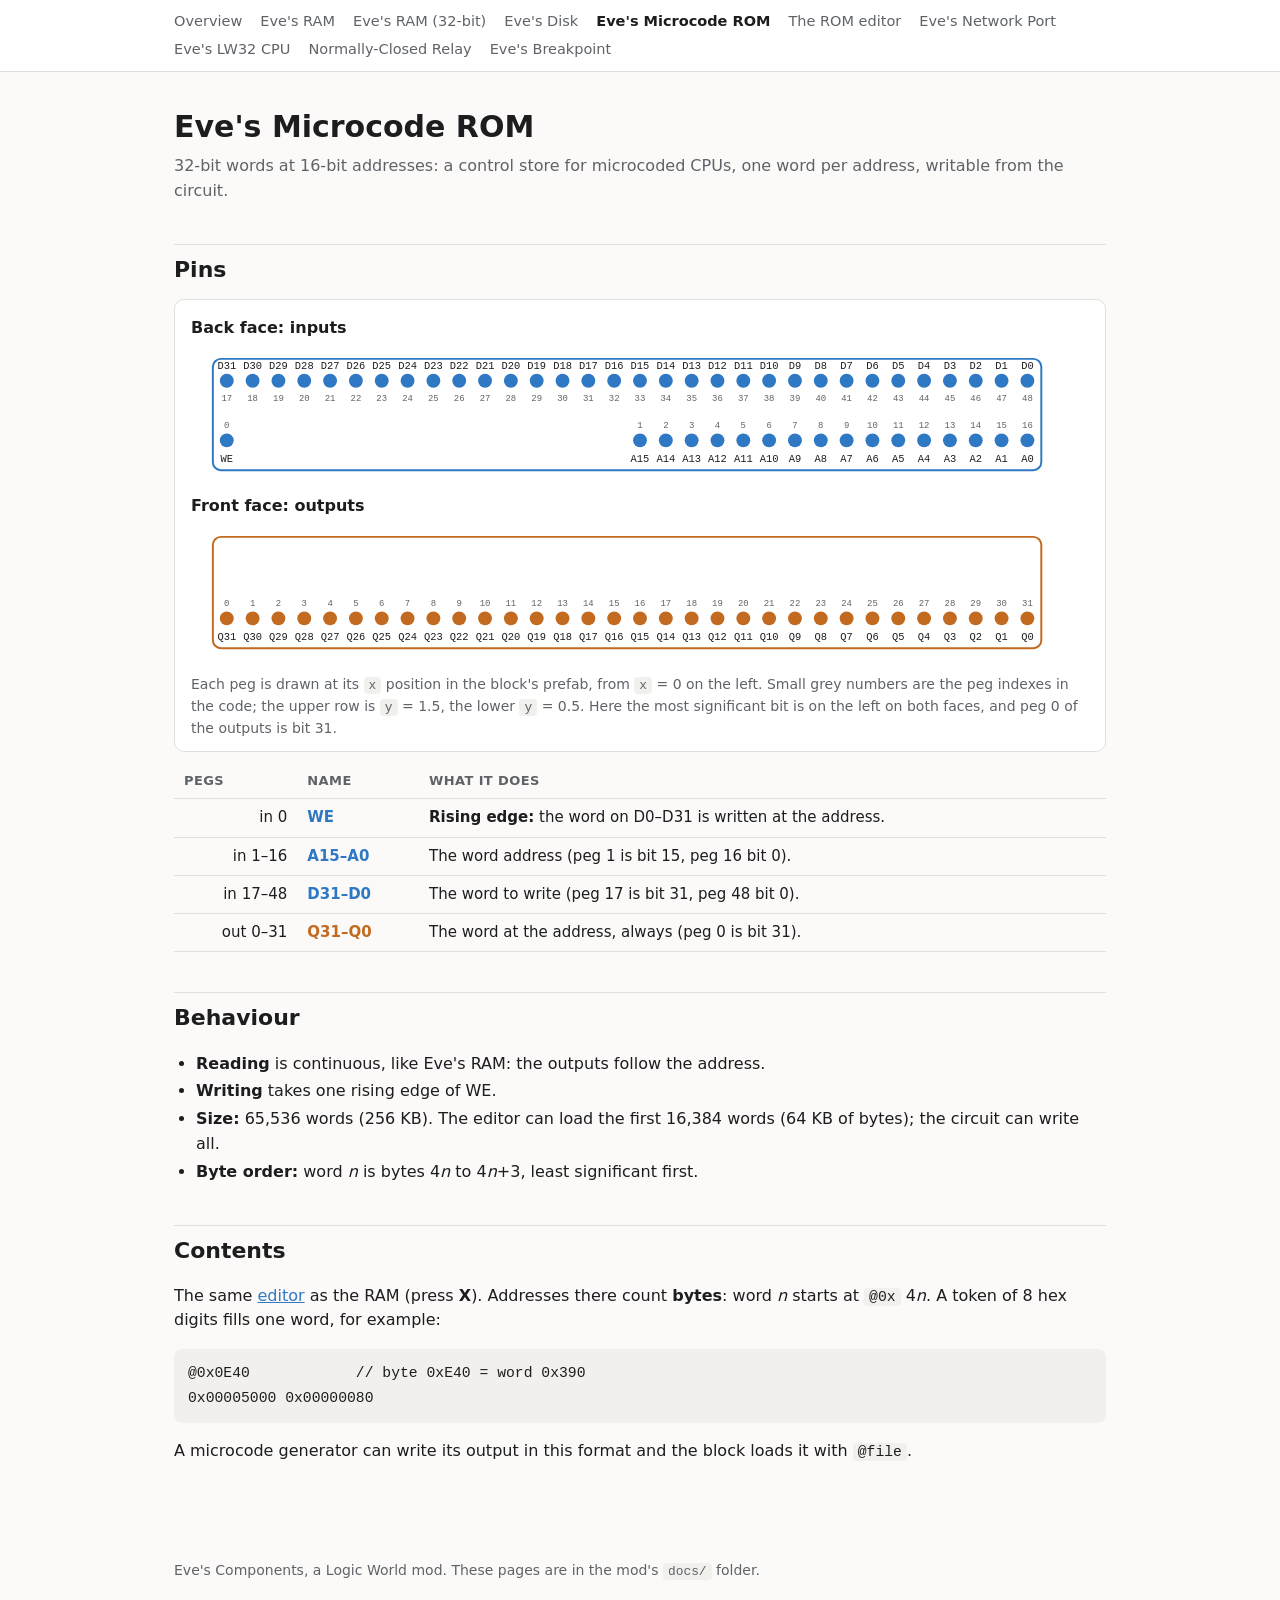
<file: docs/microcode-rom.html>
<!DOCTYPE html>
<html lang="en">
<head>
<meta charset="utf-8">
<meta name="viewport" content="width=device-width, initial-scale=1">
<title>Eve's Microcode ROM · Eve's Components</title>
<link rel="stylesheet" href="style.css">
</head>
<body>
<nav><div><a href="index.html">Overview</a><a href="ram.html">Eve's RAM</a><a href="ram32.html">Eve's RAM (32-bit)</a><a href="disk.html">Eve's Disk</a><a href="microcode-rom.html" class="here">Eve's Microcode ROM</a><a href="editor.html">The ROM editor</a><a href="network-port.html">Eve's Network Port</a><a href="lw32-cpu.html">Eve's LW32 CPU</a><a href="relay.html">Normally-Closed Relay</a><a href="breakpoint.html">Eve's Breakpoint</a></div></nav>
<main>
<h1>Eve's Microcode ROM</h1>
<p class="sub">32-bit words at 16-bit addresses: a control store for microcoded CPUs, one word per address, writable from the circuit.</p>
<h2>Pins</h2>
<div class="diagram">
<b>Back face: inputs</b>
<svg viewBox="0 0 912 150" width="912" role="img" aria-label="back face">
<rect class="face-in" x="26" y="18" width="834" height="112" rx="8"/>
<circle class="pin-in" cx="40" cy="100" r="7"/>
<text x="40" y="122" font-size="10.5" text-anchor="middle">WE</text>
<text class="idx" x="40" y="88" font-size="9" text-anchor="middle">0</text>
<circle class="pin-in" cx="456" cy="100" r="7"/>
<text x="456" y="122" font-size="10.5" text-anchor="middle">A15</text>
<text class="idx" x="456" y="88" font-size="9" text-anchor="middle">1</text>
<circle class="pin-in" cx="482" cy="100" r="7"/>
<text x="482" y="122" font-size="10.5" text-anchor="middle">A14</text>
<text class="idx" x="482" y="88" font-size="9" text-anchor="middle">2</text>
<circle class="pin-in" cx="508" cy="100" r="7"/>
<text x="508" y="122" font-size="10.5" text-anchor="middle">A13</text>
<text class="idx" x="508" y="88" font-size="9" text-anchor="middle">3</text>
<circle class="pin-in" cx="534" cy="100" r="7"/>
<text x="534" y="122" font-size="10.5" text-anchor="middle">A12</text>
<text class="idx" x="534" y="88" font-size="9" text-anchor="middle">4</text>
<circle class="pin-in" cx="560" cy="100" r="7"/>
<text x="560" y="122" font-size="10.5" text-anchor="middle">A11</text>
<text class="idx" x="560" y="88" font-size="9" text-anchor="middle">5</text>
<circle class="pin-in" cx="586" cy="100" r="7"/>
<text x="586" y="122" font-size="10.5" text-anchor="middle">A10</text>
<text class="idx" x="586" y="88" font-size="9" text-anchor="middle">6</text>
<circle class="pin-in" cx="612" cy="100" r="7"/>
<text x="612" y="122" font-size="10.5" text-anchor="middle">A9</text>
<text class="idx" x="612" y="88" font-size="9" text-anchor="middle">7</text>
<circle class="pin-in" cx="638" cy="100" r="7"/>
<text x="638" y="122" font-size="10.5" text-anchor="middle">A8</text>
<text class="idx" x="638" y="88" font-size="9" text-anchor="middle">8</text>
<circle class="pin-in" cx="664" cy="100" r="7"/>
<text x="664" y="122" font-size="10.5" text-anchor="middle">A7</text>
<text class="idx" x="664" y="88" font-size="9" text-anchor="middle">9</text>
<circle class="pin-in" cx="690" cy="100" r="7"/>
<text x="690" y="122" font-size="10.5" text-anchor="middle">A6</text>
<text class="idx" x="690" y="88" font-size="9" text-anchor="middle">10</text>
<circle class="pin-in" cx="716" cy="100" r="7"/>
<text x="716" y="122" font-size="10.5" text-anchor="middle">A5</text>
<text class="idx" x="716" y="88" font-size="9" text-anchor="middle">11</text>
<circle class="pin-in" cx="742" cy="100" r="7"/>
<text x="742" y="122" font-size="10.5" text-anchor="middle">A4</text>
<text class="idx" x="742" y="88" font-size="9" text-anchor="middle">12</text>
<circle class="pin-in" cx="768" cy="100" r="7"/>
<text x="768" y="122" font-size="10.5" text-anchor="middle">A3</text>
<text class="idx" x="768" y="88" font-size="9" text-anchor="middle">13</text>
<circle class="pin-in" cx="794" cy="100" r="7"/>
<text x="794" y="122" font-size="10.5" text-anchor="middle">A2</text>
<text class="idx" x="794" y="88" font-size="9" text-anchor="middle">14</text>
<circle class="pin-in" cx="820" cy="100" r="7"/>
<text x="820" y="122" font-size="10.5" text-anchor="middle">A1</text>
<text class="idx" x="820" y="88" font-size="9" text-anchor="middle">15</text>
<circle class="pin-in" cx="846" cy="100" r="7"/>
<text x="846" y="122" font-size="10.5" text-anchor="middle">A0</text>
<text class="idx" x="846" y="88" font-size="9" text-anchor="middle">16</text>
<circle class="pin-in" cx="40" cy="40" r="7"/>
<text x="40" y="28" font-size="10.5" text-anchor="middle">D31</text>
<text class="idx" x="40" y="60" font-size="9" text-anchor="middle">17</text>
<circle class="pin-in" cx="66" cy="40" r="7"/>
<text x="66" y="28" font-size="10.5" text-anchor="middle">D30</text>
<text class="idx" x="66" y="60" font-size="9" text-anchor="middle">18</text>
<circle class="pin-in" cx="92" cy="40" r="7"/>
<text x="92" y="28" font-size="10.5" text-anchor="middle">D29</text>
<text class="idx" x="92" y="60" font-size="9" text-anchor="middle">19</text>
<circle class="pin-in" cx="118" cy="40" r="7"/>
<text x="118" y="28" font-size="10.5" text-anchor="middle">D28</text>
<text class="idx" x="118" y="60" font-size="9" text-anchor="middle">20</text>
<circle class="pin-in" cx="144" cy="40" r="7"/>
<text x="144" y="28" font-size="10.5" text-anchor="middle">D27</text>
<text class="idx" x="144" y="60" font-size="9" text-anchor="middle">21</text>
<circle class="pin-in" cx="170" cy="40" r="7"/>
<text x="170" y="28" font-size="10.5" text-anchor="middle">D26</text>
<text class="idx" x="170" y="60" font-size="9" text-anchor="middle">22</text>
<circle class="pin-in" cx="196" cy="40" r="7"/>
<text x="196" y="28" font-size="10.5" text-anchor="middle">D25</text>
<text class="idx" x="196" y="60" font-size="9" text-anchor="middle">23</text>
<circle class="pin-in" cx="222" cy="40" r="7"/>
<text x="222" y="28" font-size="10.5" text-anchor="middle">D24</text>
<text class="idx" x="222" y="60" font-size="9" text-anchor="middle">24</text>
<circle class="pin-in" cx="248" cy="40" r="7"/>
<text x="248" y="28" font-size="10.5" text-anchor="middle">D23</text>
<text class="idx" x="248" y="60" font-size="9" text-anchor="middle">25</text>
<circle class="pin-in" cx="274" cy="40" r="7"/>
<text x="274" y="28" font-size="10.5" text-anchor="middle">D22</text>
<text class="idx" x="274" y="60" font-size="9" text-anchor="middle">26</text>
<circle class="pin-in" cx="300" cy="40" r="7"/>
<text x="300" y="28" font-size="10.5" text-anchor="middle">D21</text>
<text class="idx" x="300" y="60" font-size="9" text-anchor="middle">27</text>
<circle class="pin-in" cx="326" cy="40" r="7"/>
<text x="326" y="28" font-size="10.5" text-anchor="middle">D20</text>
<text class="idx" x="326" y="60" font-size="9" text-anchor="middle">28</text>
<circle class="pin-in" cx="352" cy="40" r="7"/>
<text x="352" y="28" font-size="10.5" text-anchor="middle">D19</text>
<text class="idx" x="352" y="60" font-size="9" text-anchor="middle">29</text>
<circle class="pin-in" cx="378" cy="40" r="7"/>
<text x="378" y="28" font-size="10.5" text-anchor="middle">D18</text>
<text class="idx" x="378" y="60" font-size="9" text-anchor="middle">30</text>
<circle class="pin-in" cx="404" cy="40" r="7"/>
<text x="404" y="28" font-size="10.5" text-anchor="middle">D17</text>
<text class="idx" x="404" y="60" font-size="9" text-anchor="middle">31</text>
<circle class="pin-in" cx="430" cy="40" r="7"/>
<text x="430" y="28" font-size="10.5" text-anchor="middle">D16</text>
<text class="idx" x="430" y="60" font-size="9" text-anchor="middle">32</text>
<circle class="pin-in" cx="456" cy="40" r="7"/>
<text x="456" y="28" font-size="10.5" text-anchor="middle">D15</text>
<text class="idx" x="456" y="60" font-size="9" text-anchor="middle">33</text>
<circle class="pin-in" cx="482" cy="40" r="7"/>
<text x="482" y="28" font-size="10.5" text-anchor="middle">D14</text>
<text class="idx" x="482" y="60" font-size="9" text-anchor="middle">34</text>
<circle class="pin-in" cx="508" cy="40" r="7"/>
<text x="508" y="28" font-size="10.5" text-anchor="middle">D13</text>
<text class="idx" x="508" y="60" font-size="9" text-anchor="middle">35</text>
<circle class="pin-in" cx="534" cy="40" r="7"/>
<text x="534" y="28" font-size="10.5" text-anchor="middle">D12</text>
<text class="idx" x="534" y="60" font-size="9" text-anchor="middle">36</text>
<circle class="pin-in" cx="560" cy="40" r="7"/>
<text x="560" y="28" font-size="10.5" text-anchor="middle">D11</text>
<text class="idx" x="560" y="60" font-size="9" text-anchor="middle">37</text>
<circle class="pin-in" cx="586" cy="40" r="7"/>
<text x="586" y="28" font-size="10.5" text-anchor="middle">D10</text>
<text class="idx" x="586" y="60" font-size="9" text-anchor="middle">38</text>
<circle class="pin-in" cx="612" cy="40" r="7"/>
<text x="612" y="28" font-size="10.5" text-anchor="middle">D9</text>
<text class="idx" x="612" y="60" font-size="9" text-anchor="middle">39</text>
<circle class="pin-in" cx="638" cy="40" r="7"/>
<text x="638" y="28" font-size="10.5" text-anchor="middle">D8</text>
<text class="idx" x="638" y="60" font-size="9" text-anchor="middle">40</text>
<circle class="pin-in" cx="664" cy="40" r="7"/>
<text x="664" y="28" font-size="10.5" text-anchor="middle">D7</text>
<text class="idx" x="664" y="60" font-size="9" text-anchor="middle">41</text>
<circle class="pin-in" cx="690" cy="40" r="7"/>
<text x="690" y="28" font-size="10.5" text-anchor="middle">D6</text>
<text class="idx" x="690" y="60" font-size="9" text-anchor="middle">42</text>
<circle class="pin-in" cx="716" cy="40" r="7"/>
<text x="716" y="28" font-size="10.5" text-anchor="middle">D5</text>
<text class="idx" x="716" y="60" font-size="9" text-anchor="middle">43</text>
<circle class="pin-in" cx="742" cy="40" r="7"/>
<text x="742" y="28" font-size="10.5" text-anchor="middle">D4</text>
<text class="idx" x="742" y="60" font-size="9" text-anchor="middle">44</text>
<circle class="pin-in" cx="768" cy="40" r="7"/>
<text x="768" y="28" font-size="10.5" text-anchor="middle">D3</text>
<text class="idx" x="768" y="60" font-size="9" text-anchor="middle">45</text>
<circle class="pin-in" cx="794" cy="40" r="7"/>
<text x="794" y="28" font-size="10.5" text-anchor="middle">D2</text>
<text class="idx" x="794" y="60" font-size="9" text-anchor="middle">46</text>
<circle class="pin-in" cx="820" cy="40" r="7"/>
<text x="820" y="28" font-size="10.5" text-anchor="middle">D1</text>
<text class="idx" x="820" y="60" font-size="9" text-anchor="middle">47</text>
<circle class="pin-in" cx="846" cy="40" r="7"/>
<text x="846" y="28" font-size="10.5" text-anchor="middle">D0</text>
<text class="idx" x="846" y="60" font-size="9" text-anchor="middle">48</text>
</svg>
<b>Front face: outputs</b>
<svg viewBox="0 0 912 150" width="912" role="img" aria-label="front face">
<rect class="face-out" x="26" y="18" width="834" height="112" rx="8"/>
<circle class="pin-out" cx="40" cy="100" r="7"/>
<text x="40" y="122" font-size="10.5" text-anchor="middle">Q31</text>
<text class="idx" x="40" y="88" font-size="9" text-anchor="middle">0</text>
<circle class="pin-out" cx="66" cy="100" r="7"/>
<text x="66" y="122" font-size="10.5" text-anchor="middle">Q30</text>
<text class="idx" x="66" y="88" font-size="9" text-anchor="middle">1</text>
<circle class="pin-out" cx="92" cy="100" r="7"/>
<text x="92" y="122" font-size="10.5" text-anchor="middle">Q29</text>
<text class="idx" x="92" y="88" font-size="9" text-anchor="middle">2</text>
<circle class="pin-out" cx="118" cy="100" r="7"/>
<text x="118" y="122" font-size="10.5" text-anchor="middle">Q28</text>
<text class="idx" x="118" y="88" font-size="9" text-anchor="middle">3</text>
<circle class="pin-out" cx="144" cy="100" r="7"/>
<text x="144" y="122" font-size="10.5" text-anchor="middle">Q27</text>
<text class="idx" x="144" y="88" font-size="9" text-anchor="middle">4</text>
<circle class="pin-out" cx="170" cy="100" r="7"/>
<text x="170" y="122" font-size="10.5" text-anchor="middle">Q26</text>
<text class="idx" x="170" y="88" font-size="9" text-anchor="middle">5</text>
<circle class="pin-out" cx="196" cy="100" r="7"/>
<text x="196" y="122" font-size="10.5" text-anchor="middle">Q25</text>
<text class="idx" x="196" y="88" font-size="9" text-anchor="middle">6</text>
<circle class="pin-out" cx="222" cy="100" r="7"/>
<text x="222" y="122" font-size="10.5" text-anchor="middle">Q24</text>
<text class="idx" x="222" y="88" font-size="9" text-anchor="middle">7</text>
<circle class="pin-out" cx="248" cy="100" r="7"/>
<text x="248" y="122" font-size="10.5" text-anchor="middle">Q23</text>
<text class="idx" x="248" y="88" font-size="9" text-anchor="middle">8</text>
<circle class="pin-out" cx="274" cy="100" r="7"/>
<text x="274" y="122" font-size="10.5" text-anchor="middle">Q22</text>
<text class="idx" x="274" y="88" font-size="9" text-anchor="middle">9</text>
<circle class="pin-out" cx="300" cy="100" r="7"/>
<text x="300" y="122" font-size="10.5" text-anchor="middle">Q21</text>
<text class="idx" x="300" y="88" font-size="9" text-anchor="middle">10</text>
<circle class="pin-out" cx="326" cy="100" r="7"/>
<text x="326" y="122" font-size="10.5" text-anchor="middle">Q20</text>
<text class="idx" x="326" y="88" font-size="9" text-anchor="middle">11</text>
<circle class="pin-out" cx="352" cy="100" r="7"/>
<text x="352" y="122" font-size="10.5" text-anchor="middle">Q19</text>
<text class="idx" x="352" y="88" font-size="9" text-anchor="middle">12</text>
<circle class="pin-out" cx="378" cy="100" r="7"/>
<text x="378" y="122" font-size="10.5" text-anchor="middle">Q18</text>
<text class="idx" x="378" y="88" font-size="9" text-anchor="middle">13</text>
<circle class="pin-out" cx="404" cy="100" r="7"/>
<text x="404" y="122" font-size="10.5" text-anchor="middle">Q17</text>
<text class="idx" x="404" y="88" font-size="9" text-anchor="middle">14</text>
<circle class="pin-out" cx="430" cy="100" r="7"/>
<text x="430" y="122" font-size="10.5" text-anchor="middle">Q16</text>
<text class="idx" x="430" y="88" font-size="9" text-anchor="middle">15</text>
<circle class="pin-out" cx="456" cy="100" r="7"/>
<text x="456" y="122" font-size="10.5" text-anchor="middle">Q15</text>
<text class="idx" x="456" y="88" font-size="9" text-anchor="middle">16</text>
<circle class="pin-out" cx="482" cy="100" r="7"/>
<text x="482" y="122" font-size="10.5" text-anchor="middle">Q14</text>
<text class="idx" x="482" y="88" font-size="9" text-anchor="middle">17</text>
<circle class="pin-out" cx="508" cy="100" r="7"/>
<text x="508" y="122" font-size="10.5" text-anchor="middle">Q13</text>
<text class="idx" x="508" y="88" font-size="9" text-anchor="middle">18</text>
<circle class="pin-out" cx="534" cy="100" r="7"/>
<text x="534" y="122" font-size="10.5" text-anchor="middle">Q12</text>
<text class="idx" x="534" y="88" font-size="9" text-anchor="middle">19</text>
<circle class="pin-out" cx="560" cy="100" r="7"/>
<text x="560" y="122" font-size="10.5" text-anchor="middle">Q11</text>
<text class="idx" x="560" y="88" font-size="9" text-anchor="middle">20</text>
<circle class="pin-out" cx="586" cy="100" r="7"/>
<text x="586" y="122" font-size="10.5" text-anchor="middle">Q10</text>
<text class="idx" x="586" y="88" font-size="9" text-anchor="middle">21</text>
<circle class="pin-out" cx="612" cy="100" r="7"/>
<text x="612" y="122" font-size="10.5" text-anchor="middle">Q9</text>
<text class="idx" x="612" y="88" font-size="9" text-anchor="middle">22</text>
<circle class="pin-out" cx="638" cy="100" r="7"/>
<text x="638" y="122" font-size="10.5" text-anchor="middle">Q8</text>
<text class="idx" x="638" y="88" font-size="9" text-anchor="middle">23</text>
<circle class="pin-out" cx="664" cy="100" r="7"/>
<text x="664" y="122" font-size="10.5" text-anchor="middle">Q7</text>
<text class="idx" x="664" y="88" font-size="9" text-anchor="middle">24</text>
<circle class="pin-out" cx="690" cy="100" r="7"/>
<text x="690" y="122" font-size="10.5" text-anchor="middle">Q6</text>
<text class="idx" x="690" y="88" font-size="9" text-anchor="middle">25</text>
<circle class="pin-out" cx="716" cy="100" r="7"/>
<text x="716" y="122" font-size="10.5" text-anchor="middle">Q5</text>
<text class="idx" x="716" y="88" font-size="9" text-anchor="middle">26</text>
<circle class="pin-out" cx="742" cy="100" r="7"/>
<text x="742" y="122" font-size="10.5" text-anchor="middle">Q4</text>
<text class="idx" x="742" y="88" font-size="9" text-anchor="middle">27</text>
<circle class="pin-out" cx="768" cy="100" r="7"/>
<text x="768" y="122" font-size="10.5" text-anchor="middle">Q3</text>
<text class="idx" x="768" y="88" font-size="9" text-anchor="middle">28</text>
<circle class="pin-out" cx="794" cy="100" r="7"/>
<text x="794" y="122" font-size="10.5" text-anchor="middle">Q2</text>
<text class="idx" x="794" y="88" font-size="9" text-anchor="middle">29</text>
<circle class="pin-out" cx="820" cy="100" r="7"/>
<text x="820" y="122" font-size="10.5" text-anchor="middle">Q1</text>
<text class="idx" x="820" y="88" font-size="9" text-anchor="middle">30</text>
<circle class="pin-out" cx="846" cy="100" r="7"/>
<text x="846" y="122" font-size="10.5" text-anchor="middle">Q0</text>
<text class="idx" x="846" y="88" font-size="9" text-anchor="middle">31</text>
</svg>
<p>Each peg is drawn at its <code>x</code> position in the block's prefab, from <code>x</code> = 0 on the left. Small grey numbers are the peg indexes in the code; the upper row is <code>y</code> = 1.5, the lower <code>y</code> = 0.5. Here the most significant bit is on the left on both faces, and peg 0 of the outputs is bit 31.</p>
</div>
<table>
  <thead><tr><th>Pegs</th><th>Name</th><th>What it does</th></tr></thead>
  <tbody>
    <tr><td class="num">in 0</td><td class="in">WE</td><td><b>Rising edge:</b> the word on D0–D31 is written at the address.</td></tr>
    <tr><td class="num">in 1–16</td><td class="in">A15–A0</td><td>The word address (peg 1 is bit 15, peg 16 bit 0).</td></tr>
    <tr><td class="num">in 17–48</td><td class="in">D31–D0</td><td>The word to write (peg 17 is bit 31, peg 48 bit 0).</td></tr>
    <tr><td class="num">out 0–31</td><td class="out">Q31–Q0</td><td>The word at the address, always (peg 0 is bit 31).</td></tr>
  </tbody>
</table>

<h2>Behaviour</h2>
<ul>
  <li><b>Reading</b> is continuous, like Eve's RAM: the outputs follow the address.</li>
  <li><b>Writing</b> takes one rising edge of WE.</li>
  <li><b>Size:</b> 65,536 words (256 KB). The editor can load the first 16,384 words (64 KB of bytes); the circuit can write all.</li>
  <li><b>Byte order:</b> word <i>n</i> is bytes 4<i>n</i> to 4<i>n</i>+3, least significant first.</li>
</ul>

<h2>Contents</h2>
<p>The same <a href="editor.html">editor</a> as the RAM (press <b>X</b>). Addresses there count <b>bytes</b>: word <i>n</i> starts at
<code>@0x</code> 4<i>n</i>. A token of 8 hex digits fills one word, for example:</p>
<pre><code>@0x0E40            // byte 0xE40 = word 0x390
0x00005000 0x00000080</code></pre>
<p>A microcode generator can write its output in this format and the block loads it with <code>@file</code>.</p>
</main>
<footer>Eve's Components, a Logic World mod. These pages are in the mod's <code>docs/</code> folder.</footer>
</body>
</html>
</file>
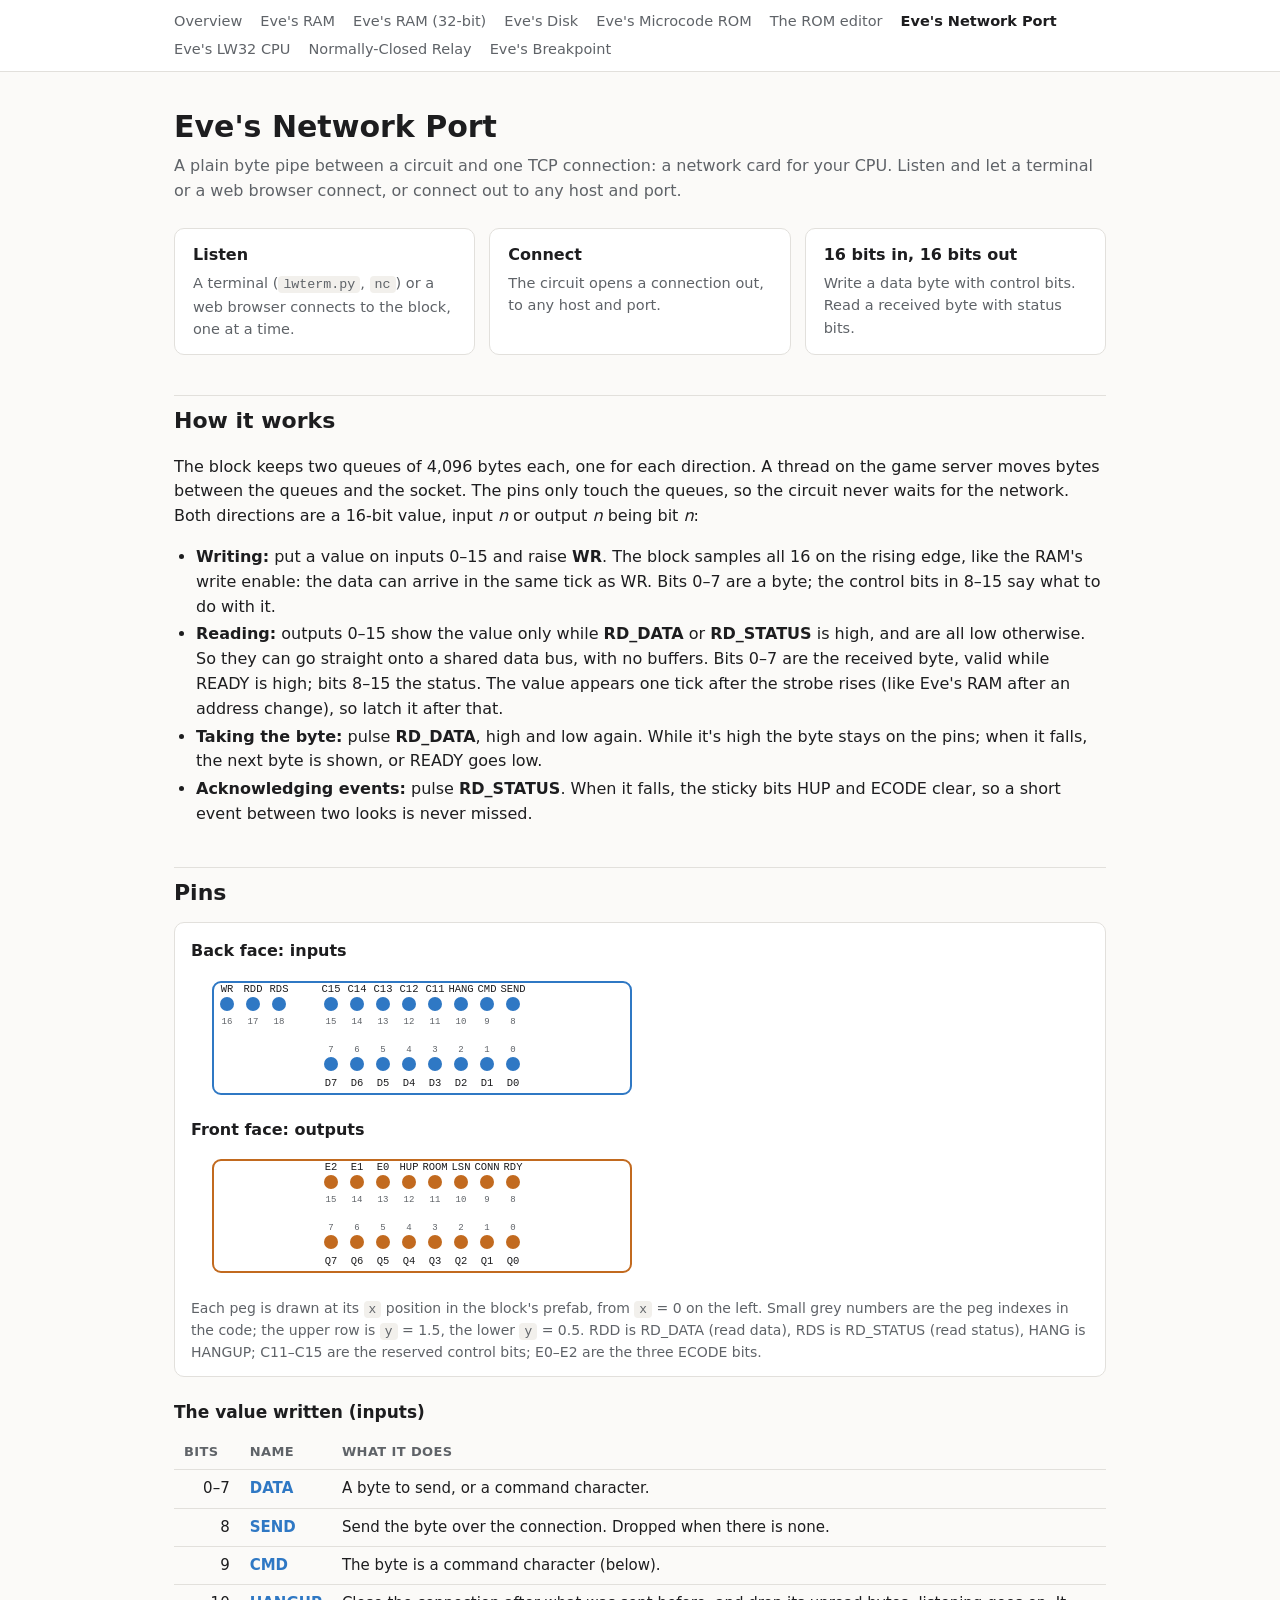
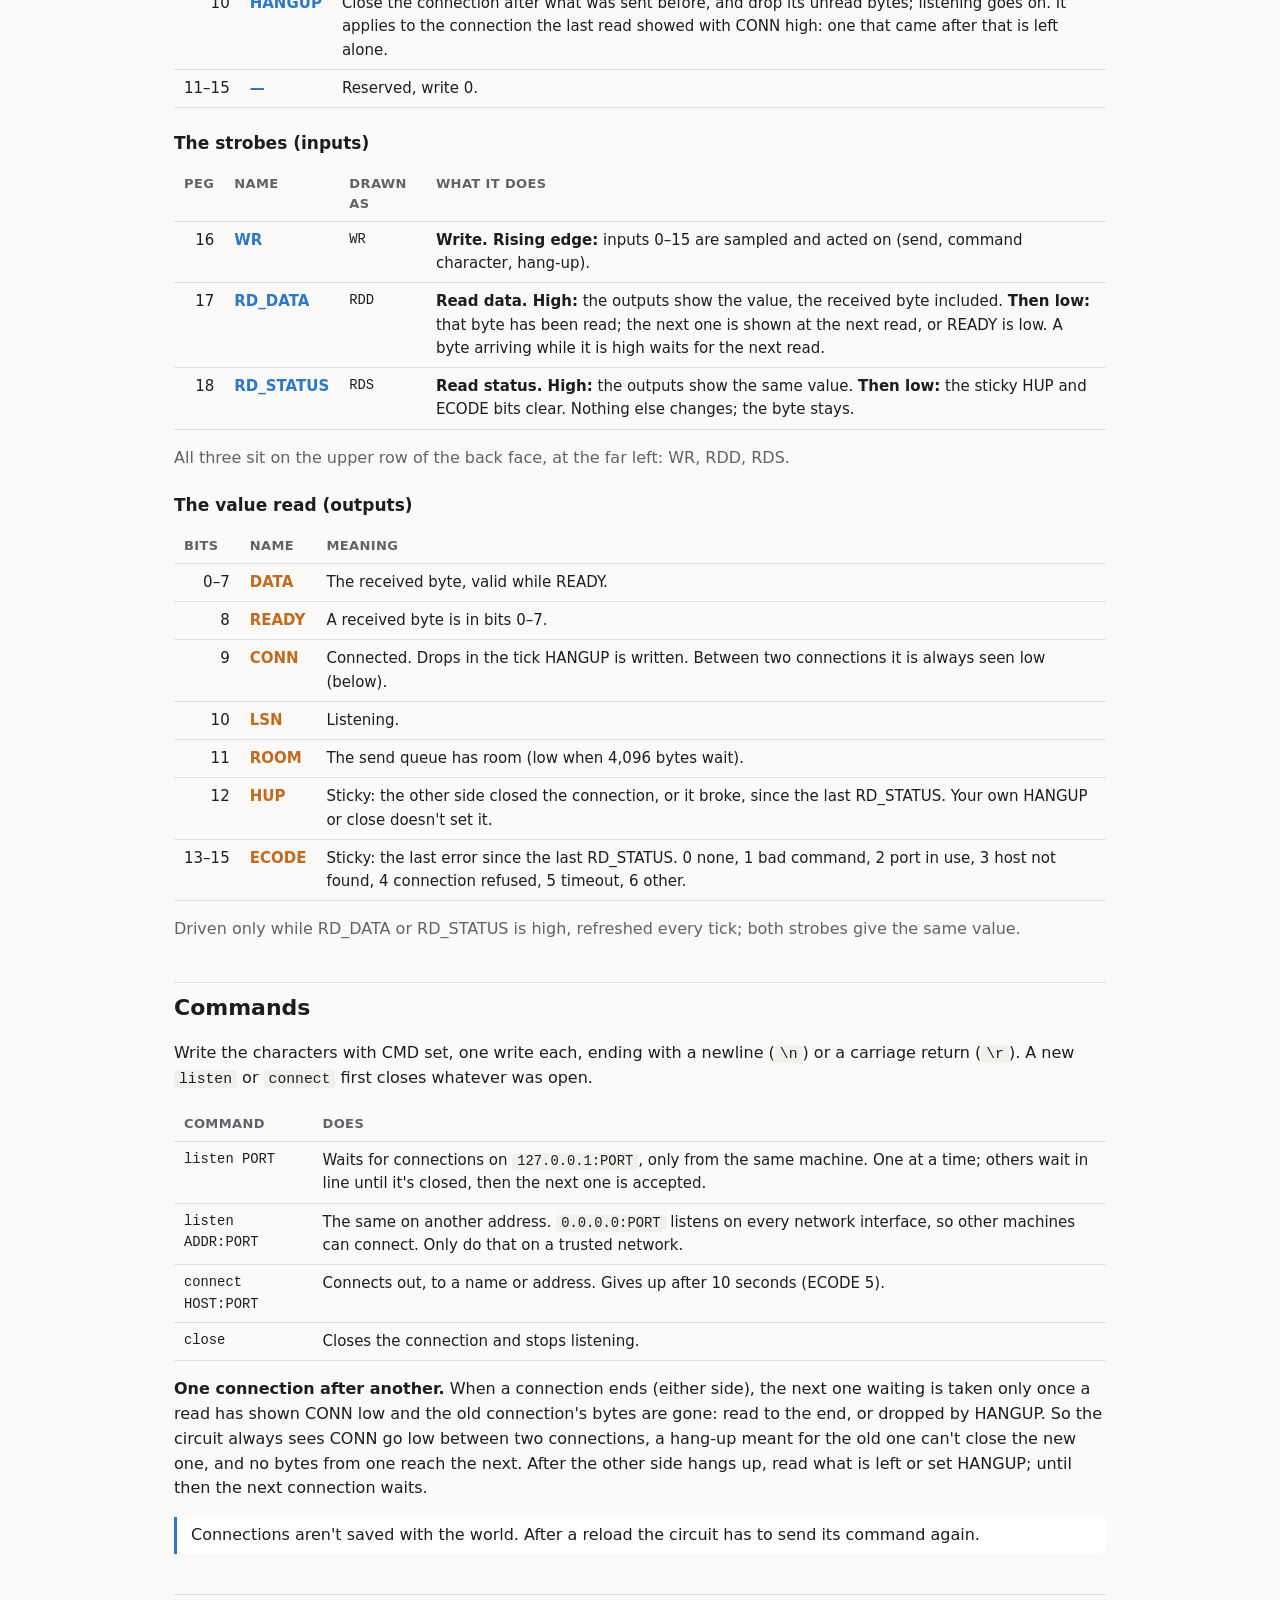
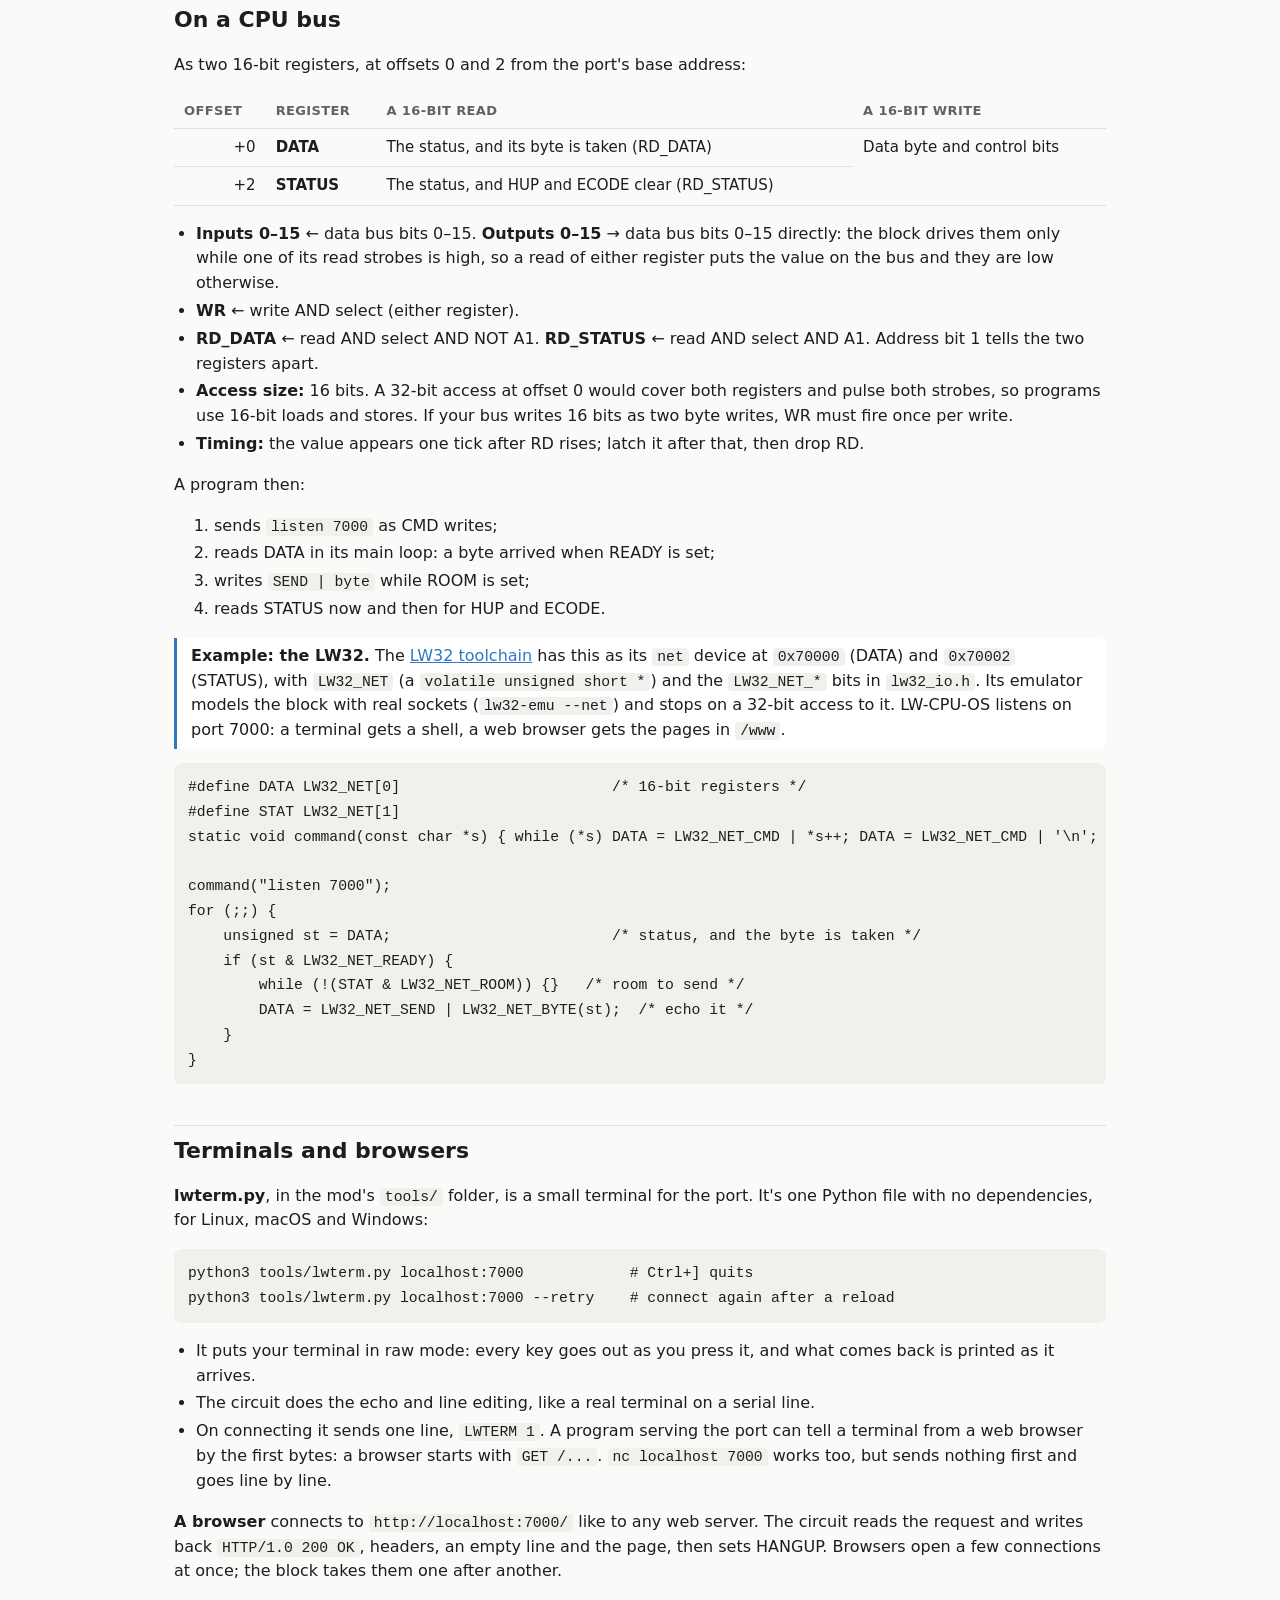
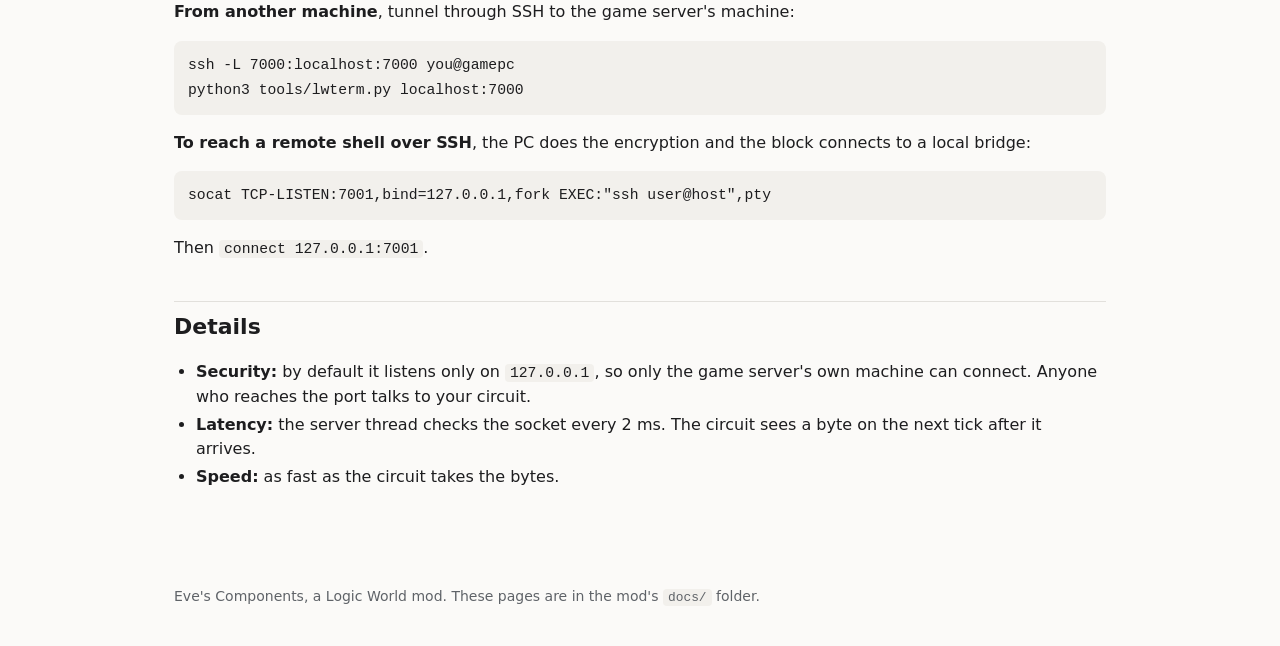
<file: docs/network-port.html>
<!DOCTYPE html>
<html lang="en">
<head>
<meta charset="utf-8">
<meta name="viewport" content="width=device-width, initial-scale=1">
<title>Eve's Network Port · Eve's Components</title>
<link rel="stylesheet" href="style.css">
</head>
<body>
<nav><div><a href="index.html">Overview</a><a href="ram.html">Eve's RAM</a><a href="ram32.html">Eve's RAM (32-bit)</a><a href="disk.html">Eve's Disk</a><a href="microcode-rom.html">Eve's Microcode ROM</a><a href="editor.html">The ROM editor</a><a href="network-port.html" class="here">Eve's Network Port</a><a href="lw32-cpu.html">Eve's LW32 CPU</a><a href="relay.html">Normally-Closed Relay</a><a href="breakpoint.html">Eve's Breakpoint</a></div></nav>
<main>
<h1>Eve's Network Port</h1>
<p class="sub">A plain byte pipe between a circuit and one TCP connection: a network card for your CPU. Listen and let a terminal or a web browser connect, or connect out to any host and port.</p>
<div class="cards">
  <div class="card"><b>Listen</b><p>A terminal (<code>lwterm.py</code>, <code>nc</code>) or a web browser connects to the block, one at a time.</p></div>
  <div class="card"><b>Connect</b><p>The circuit opens a connection out, to any host and port.</p></div>
  <div class="card"><b>16 bits in, 16 bits out</b><p>Write a data byte with control bits. Read a received byte with status bits.</p></div>
</div>

<h2>How it works</h2>
<p>The block keeps two queues of 4,096 bytes each, one for each direction. A thread on the game server moves bytes between the
queues and the socket. The pins only touch the queues, so the circuit never waits for the network. Both directions are a
16-bit value, input <i>n</i> or output <i>n</i> being bit <i>n</i>:</p>
<ul>
  <li><b>Writing:</b> put a value on inputs 0–15 and raise <b>WR</b>. The block samples all 16 on the rising edge, like the RAM's
    write enable: the data can arrive in the same tick as WR. Bits 0–7 are a byte; the control bits in 8–15 say what to do
    with it.</li>
  <li><b>Reading:</b> outputs 0–15 show the value only while <b>RD_DATA</b> or <b>RD_STATUS</b> is high, and are all low otherwise.
    So they can go straight onto a shared data bus, with no buffers. Bits 0–7 are the received byte, valid while READY is
    high; bits 8–15 the status. The value appears one tick after the strobe rises (like Eve's RAM after an address change), so
    latch it after that.</li>
  <li><b>Taking the byte:</b> pulse <b>RD_DATA</b>, high and low again. While it's high the byte stays on the pins; when it
    falls, the next byte is shown, or READY goes low.</li>
  <li><b>Acknowledging events:</b> pulse <b>RD_STATUS</b>. When it falls, the sticky bits HUP and ECODE clear, so a short
    event between two looks is never missed.</li>
</ul>

<h2>Pins</h2>
<div class="diagram">
<b>Back face: inputs</b>
<svg viewBox="0 0 496 150" width="496" role="img" aria-label="back face">
<rect class="face-in" x="26" y="18" width="418" height="112" rx="8"/>
<circle class="pin-in" cx="326" cy="100" r="7"/>
<text x="326" y="122" font-size="10.5" text-anchor="middle">D0</text>
<text class="idx" x="326" y="88" font-size="9" text-anchor="middle">0</text>
<circle class="pin-in" cx="300" cy="100" r="7"/>
<text x="300" y="122" font-size="10.5" text-anchor="middle">D1</text>
<text class="idx" x="300" y="88" font-size="9" text-anchor="middle">1</text>
<circle class="pin-in" cx="274" cy="100" r="7"/>
<text x="274" y="122" font-size="10.5" text-anchor="middle">D2</text>
<text class="idx" x="274" y="88" font-size="9" text-anchor="middle">2</text>
<circle class="pin-in" cx="248" cy="100" r="7"/>
<text x="248" y="122" font-size="10.5" text-anchor="middle">D3</text>
<text class="idx" x="248" y="88" font-size="9" text-anchor="middle">3</text>
<circle class="pin-in" cx="222" cy="100" r="7"/>
<text x="222" y="122" font-size="10.5" text-anchor="middle">D4</text>
<text class="idx" x="222" y="88" font-size="9" text-anchor="middle">4</text>
<circle class="pin-in" cx="196" cy="100" r="7"/>
<text x="196" y="122" font-size="10.5" text-anchor="middle">D5</text>
<text class="idx" x="196" y="88" font-size="9" text-anchor="middle">5</text>
<circle class="pin-in" cx="170" cy="100" r="7"/>
<text x="170" y="122" font-size="10.5" text-anchor="middle">D6</text>
<text class="idx" x="170" y="88" font-size="9" text-anchor="middle">6</text>
<circle class="pin-in" cx="144" cy="100" r="7"/>
<text x="144" y="122" font-size="10.5" text-anchor="middle">D7</text>
<text class="idx" x="144" y="88" font-size="9" text-anchor="middle">7</text>
<circle class="pin-in" cx="326" cy="40" r="7"/>
<text x="326" y="28" font-size="10.5" text-anchor="middle">SEND</text>
<text class="idx" x="326" y="60" font-size="9" text-anchor="middle">8</text>
<circle class="pin-in" cx="300" cy="40" r="7"/>
<text x="300" y="28" font-size="10.5" text-anchor="middle">CMD</text>
<text class="idx" x="300" y="60" font-size="9" text-anchor="middle">9</text>
<circle class="pin-in" cx="274" cy="40" r="7"/>
<text x="274" y="28" font-size="10.5" text-anchor="middle">HANG</text>
<text class="idx" x="274" y="60" font-size="9" text-anchor="middle">10</text>
<circle class="pin-in" cx="248" cy="40" r="7"/>
<text x="248" y="28" font-size="10.5" text-anchor="middle">C11</text>
<text class="idx" x="248" y="60" font-size="9" text-anchor="middle">11</text>
<circle class="pin-in" cx="222" cy="40" r="7"/>
<text x="222" y="28" font-size="10.5" text-anchor="middle">C12</text>
<text class="idx" x="222" y="60" font-size="9" text-anchor="middle">12</text>
<circle class="pin-in" cx="196" cy="40" r="7"/>
<text x="196" y="28" font-size="10.5" text-anchor="middle">C13</text>
<text class="idx" x="196" y="60" font-size="9" text-anchor="middle">13</text>
<circle class="pin-in" cx="170" cy="40" r="7"/>
<text x="170" y="28" font-size="10.5" text-anchor="middle">C14</text>
<text class="idx" x="170" y="60" font-size="9" text-anchor="middle">14</text>
<circle class="pin-in" cx="144" cy="40" r="7"/>
<text x="144" y="28" font-size="10.5" text-anchor="middle">C15</text>
<text class="idx" x="144" y="60" font-size="9" text-anchor="middle">15</text>
<circle class="pin-in" cx="40" cy="40" r="7"/>
<text x="40" y="28" font-size="10.5" text-anchor="middle">WR</text>
<text class="idx" x="40" y="60" font-size="9" text-anchor="middle">16</text>
<circle class="pin-in" cx="66" cy="40" r="7"/>
<text x="66" y="28" font-size="10.5" text-anchor="middle">RDD</text>
<text class="idx" x="66" y="60" font-size="9" text-anchor="middle">17</text>
<circle class="pin-in" cx="92" cy="40" r="7"/>
<text x="92" y="28" font-size="10.5" text-anchor="middle">RDS</text>
<text class="idx" x="92" y="60" font-size="9" text-anchor="middle">18</text>
</svg>
<b>Front face: outputs</b>
<svg viewBox="0 0 496 150" width="496" role="img" aria-label="front face">
<rect class="face-out" x="26" y="18" width="418" height="112" rx="8"/>
<circle class="pin-out" cx="326" cy="100" r="7"/>
<text x="326" y="122" font-size="10.5" text-anchor="middle">Q0</text>
<text class="idx" x="326" y="88" font-size="9" text-anchor="middle">0</text>
<circle class="pin-out" cx="300" cy="100" r="7"/>
<text x="300" y="122" font-size="10.5" text-anchor="middle">Q1</text>
<text class="idx" x="300" y="88" font-size="9" text-anchor="middle">1</text>
<circle class="pin-out" cx="274" cy="100" r="7"/>
<text x="274" y="122" font-size="10.5" text-anchor="middle">Q2</text>
<text class="idx" x="274" y="88" font-size="9" text-anchor="middle">2</text>
<circle class="pin-out" cx="248" cy="100" r="7"/>
<text x="248" y="122" font-size="10.5" text-anchor="middle">Q3</text>
<text class="idx" x="248" y="88" font-size="9" text-anchor="middle">3</text>
<circle class="pin-out" cx="222" cy="100" r="7"/>
<text x="222" y="122" font-size="10.5" text-anchor="middle">Q4</text>
<text class="idx" x="222" y="88" font-size="9" text-anchor="middle">4</text>
<circle class="pin-out" cx="196" cy="100" r="7"/>
<text x="196" y="122" font-size="10.5" text-anchor="middle">Q5</text>
<text class="idx" x="196" y="88" font-size="9" text-anchor="middle">5</text>
<circle class="pin-out" cx="170" cy="100" r="7"/>
<text x="170" y="122" font-size="10.5" text-anchor="middle">Q6</text>
<text class="idx" x="170" y="88" font-size="9" text-anchor="middle">6</text>
<circle class="pin-out" cx="144" cy="100" r="7"/>
<text x="144" y="122" font-size="10.5" text-anchor="middle">Q7</text>
<text class="idx" x="144" y="88" font-size="9" text-anchor="middle">7</text>
<circle class="pin-out" cx="326" cy="40" r="7"/>
<text x="326" y="28" font-size="10.5" text-anchor="middle">RDY</text>
<text class="idx" x="326" y="60" font-size="9" text-anchor="middle">8</text>
<circle class="pin-out" cx="300" cy="40" r="7"/>
<text x="300" y="28" font-size="10.5" text-anchor="middle">CONN</text>
<text class="idx" x="300" y="60" font-size="9" text-anchor="middle">9</text>
<circle class="pin-out" cx="274" cy="40" r="7"/>
<text x="274" y="28" font-size="10.5" text-anchor="middle">LSN</text>
<text class="idx" x="274" y="60" font-size="9" text-anchor="middle">10</text>
<circle class="pin-out" cx="248" cy="40" r="7"/>
<text x="248" y="28" font-size="10.5" text-anchor="middle">ROOM</text>
<text class="idx" x="248" y="60" font-size="9" text-anchor="middle">11</text>
<circle class="pin-out" cx="222" cy="40" r="7"/>
<text x="222" y="28" font-size="10.5" text-anchor="middle">HUP</text>
<text class="idx" x="222" y="60" font-size="9" text-anchor="middle">12</text>
<circle class="pin-out" cx="196" cy="40" r="7"/>
<text x="196" y="28" font-size="10.5" text-anchor="middle">E0</text>
<text class="idx" x="196" y="60" font-size="9" text-anchor="middle">13</text>
<circle class="pin-out" cx="170" cy="40" r="7"/>
<text x="170" y="28" font-size="10.5" text-anchor="middle">E1</text>
<text class="idx" x="170" y="60" font-size="9" text-anchor="middle">14</text>
<circle class="pin-out" cx="144" cy="40" r="7"/>
<text x="144" y="28" font-size="10.5" text-anchor="middle">E2</text>
<text class="idx" x="144" y="60" font-size="9" text-anchor="middle">15</text>
</svg>
<p>Each peg is drawn at its <code>x</code> position in the block's prefab, from <code>x</code> = 0 on the left. Small grey numbers are the peg indexes in the code; the upper row is <code>y</code> = 1.5, the lower <code>y</code> = 0.5. RDD is RD_DATA (read data), RDS is RD_STATUS (read status), HANG is HANGUP; C11–C15 are the reserved control bits; E0–E2 are the three ECODE bits.</p>
</div>

<h3>The value written (inputs)</h3>
<table>
  <thead><tr><th>Bits</th><th>Name</th><th>What it does</th></tr></thead>
  <tbody>
    <tr><td class="num">0–7</td><td class="in">DATA</td><td>A byte to send, or a command character.</td></tr>
    <tr><td class="num">8</td><td class="in">SEND</td><td>Send the byte over the connection. Dropped when there is none.</td></tr>
    <tr><td class="num">9</td><td class="in">CMD</td><td>The byte is a command character (below).</td></tr>
    <tr><td class="num">10</td><td class="in">HANGUP</td><td>Close the connection after what was sent before, and drop its unread bytes; listening goes on.
      It applies to the connection the last read showed with CONN high: one that came after that is left alone.</td></tr>
    <tr><td class="num">11–15</td><td class="in">—</td><td>Reserved, write 0.</td></tr>
  </tbody>
</table>
<h3>The strobes (inputs)</h3>
<table>
  <thead><tr><th>Peg</th><th>Name</th><th>Drawn as</th><th>What it does</th></tr></thead>
  <tbody>
    <tr><td class="num">16</td><td class="in">WR</td><td class="mono">WR</td><td><b>Write. Rising edge:</b> inputs 0–15 are sampled and
      acted on (send, command character, hang-up).</td></tr>
    <tr><td class="num">17</td><td class="in">RD_DATA</td><td class="mono">RDD</td><td><b>Read data. High:</b> the outputs show the value, the received
      byte included. <b>Then low:</b> that byte has been read; the next one is shown at the next read, or READY is low. A byte
      arriving while it is high waits for the next read.</td></tr>
    <tr><td class="num">18</td><td class="in">RD_STATUS</td><td class="mono">RDS</td><td><b>Read status. High:</b> the outputs show the same value.
      <b>Then low:</b> the sticky HUP and ECODE bits clear. Nothing else changes; the byte stays.</td></tr>
  </tbody>
</table>
<p class="muted">All three sit on the upper row of the back face, at the far left: WR, RDD, RDS.</p>

<h3>The value read (outputs)</h3>
<table>
  <thead><tr><th>Bits</th><th>Name</th><th>Meaning</th></tr></thead>
  <tbody>
    <tr><td class="num">0–7</td><td class="out">DATA</td><td>The received byte, valid while READY.</td></tr>
    <tr><td class="num">8</td><td class="out">READY</td><td>A received byte is in bits 0–7.</td></tr>
    <tr><td class="num">9</td><td class="out">CONN</td><td>Connected. Drops in the tick HANGUP is written. Between two connections it is always seen low (below).</td></tr>
    <tr><td class="num">10</td><td class="out">LSN</td><td>Listening.</td></tr>
    <tr><td class="num">11</td><td class="out">ROOM</td><td>The send queue has room (low when 4,096 bytes wait).</td></tr>
    <tr><td class="num">12</td><td class="out">HUP</td><td>Sticky: the other side closed the connection, or it broke, since the last RD_STATUS.
      Your own HANGUP or close doesn't set it.</td></tr>
    <tr><td class="num">13–15</td><td class="out">ECODE</td><td>Sticky: the last error since the last RD_STATUS. 0 none, 1 bad command, 2 port in use,
      3 host not found, 4 connection refused, 5 timeout, 6 other.</td></tr>
  </tbody>
</table>
<p class="muted">Driven only while RD_DATA or RD_STATUS is high, refreshed every tick; both strobes give the same value.</p>

<h2>Commands</h2>
<p>Write the characters with CMD set, one write each, ending with a newline (<code>\n</code>) or a carriage return (<code>\r</code>). A
new <code>listen</code> or <code>connect</code> first closes whatever was open.</p>
<table>
  <thead><tr><th>Command</th><th>Does</th></tr></thead>
  <tbody>
    <tr><td class="mono">listen PORT</td><td>Waits for connections on <code>127.0.0.1:PORT</code>, only from the same machine. One at a
      time; others wait in line until it's closed, then the next one is accepted.</td></tr>
    <tr><td class="mono">listen ADDR:PORT</td><td>The same on another address. <code>0.0.0.0:PORT</code> listens on every network
      interface, so other machines can connect. Only do that on a trusted network.</td></tr>
    <tr><td class="mono">connect HOST:PORT</td><td>Connects out, to a name or address. Gives up after 10 seconds (ECODE 5).</td></tr>
    <tr><td class="mono">close</td><td>Closes the connection and stops listening.</td></tr>
  </tbody>
</table>
<p><b>One connection after another.</b> When a connection ends (either side), the next one waiting is taken only
once a read has shown CONN low and the old connection's bytes are gone: read to the end, or dropped by HANGUP. So the
circuit always sees CONN go low between two connections, a hang-up meant for the old one can't close the new one, and
no bytes from one reach the next. After the other side hangs up, read what is left or set HANGUP; until then the next
connection waits.</p>
<div class="note">Connections aren't saved with the world. After a reload the circuit has to send its command again.</div>

<h2>On a CPU bus</h2>
<p>As two 16-bit registers, at offsets 0 and 2 from the port's base address:</p>
<table>
  <thead><tr><th>Offset</th><th>Register</th><th>A 16-bit read</th><th>A 16-bit write</th></tr></thead>
  <tbody>
    <tr><td class="num">+0</td><td><b>DATA</b></td><td>The status, and its byte is taken (RD_DATA)</td><td rowspan="2">Data byte and control bits</td></tr>
    <tr><td class="num">+2</td><td><b>STATUS</b></td><td>The status, and HUP and ECODE clear (RD_STATUS)</td></tr>
  </tbody>
</table>
<ul>
  <li><b>Inputs 0–15</b> ← data bus bits 0–15. <b>Outputs 0–15</b> → data bus bits 0–15 directly: the block drives them only while
    one of its read strobes is high, so a read of either register puts the value on the bus and they are low otherwise.</li>
  <li><b>WR</b> ← write AND select (either register).</li>
  <li><b>RD_DATA</b> ← read AND select AND NOT A1. <b>RD_STATUS</b> ← read AND select AND A1. Address bit 1 tells the two
    registers apart.</li>
  <li><b>Access size:</b> 16 bits. A 32-bit access at offset 0 would cover both registers and pulse both strobes, so programs use
    16-bit loads and stores. If your bus writes 16 bits as two byte writes, WR must fire once per write.</li>
  <li><b>Timing:</b> the value appears one tick after RD rises; latch it after that, then drop RD.</li>
</ul>
<p>A program then:</p>
<ol>
  <li>sends <code>listen 7000</code> as CMD writes;</li>
  <li>reads DATA in its main loop: a byte arrived when READY is set;</li>
  <li>writes <code>SEND | byte</code> while ROOM is set;</li>
  <li>reads STATUS now and then for HUP and ECODE.</li>
</ol>
<div class="note"><b>Example: the LW32.</b> The <a href="https://github.com/xPinkiex/LW-Compiler">LW32 toolchain</a> has this as its
<code>net</code> device at <code>0x70000</code> (DATA) and <code>0x70002</code> (STATUS), with <code>LW32_NET</code> (a
<code>volatile unsigned short *</code>) and the <code>LW32_NET_*</code> bits in <code>lw32_io.h</code>. Its emulator models the block
with real sockets (<code>lw32-emu --net</code>) and stops on a 32-bit access to it. LW-CPU-OS listens on port 7000: a terminal gets a
shell, a web browser gets the pages in <code>/www</code>.</div>
<pre><code>#define DATA LW32_NET[0]                        /* 16-bit registers */
#define STAT LW32_NET[1]
static void command(const char *s) { while (*s) DATA = LW32_NET_CMD | *s++; DATA = LW32_NET_CMD | '\n'; }

command("listen 7000");
for (;;) {
    unsigned st = DATA;                         /* status, and the byte is taken */
    if (st &amp; LW32_NET_READY) {
        while (!(STAT &amp; LW32_NET_ROOM)) {}   /* room to send */
        DATA = LW32_NET_SEND | LW32_NET_BYTE(st);  /* echo it */
    }
}</code></pre>

<h2>Terminals and browsers</h2>
<p><b>lwterm.py</b>, in the mod's <code>tools/</code> folder, is a small terminal for the port. It's one Python file with no
dependencies, for Linux, macOS and Windows:</p>
<pre><code>python3 tools/lwterm.py localhost:7000            # Ctrl+] quits
python3 tools/lwterm.py localhost:7000 --retry    # connect again after a reload</code></pre>
<ul>
  <li>It puts your terminal in raw mode: every key goes out as you press it, and what comes back is printed as it arrives.</li>
  <li>The circuit does the echo and line editing, like a real terminal on a serial line.</li>
  <li>On connecting it sends one line, <code>LWTERM 1</code>. A program serving the port can tell a terminal from a web browser by
    the first bytes: a browser starts with <code>GET /...</code>. <code>nc localhost 7000</code> works too, but sends nothing first
    and goes line by line.</li>
</ul>
<p><b>A browser</b> connects to <code>http://localhost:7000/</code> like to any web server. The circuit reads the request and
writes back <code>HTTP/1.0 200 OK</code>, headers, an empty line and the page, then sets HANGUP. Browsers open a few
connections at once; the block takes them one after another.</p>
<p><b>From another machine</b>, tunnel through SSH to the game server's machine:</p>
<pre><code>ssh -L 7000:localhost:7000 you@gamepc
python3 tools/lwterm.py localhost:7000</code></pre>
<p><b>To reach a remote shell over SSH</b>, the PC does the encryption and the block connects to a local bridge:</p>
<pre><code>socat TCP-LISTEN:7001,bind=127.0.0.1,fork EXEC:"ssh user@host",pty</code></pre>
<p>Then <code>connect 127.0.0.1:7001</code>.</p>

<h2>Details</h2>
<ul>
  <li><b>Security:</b> by default it listens only on <code>127.0.0.1</code>, so only the game server's own machine can connect.
    Anyone who reaches the port talks to your circuit.</li>
  <li><b>Latency:</b> the server thread checks the socket every 2 ms. The circuit sees a byte on the next tick after it arrives.</li>
  <li><b>Speed:</b> as fast as the circuit takes the bytes.</li>
</ul>
</main>
<footer>Eve's Components, a Logic World mod. These pages are in the mod's <code>docs/</code> folder.</footer>
</body>
</html>
</file>
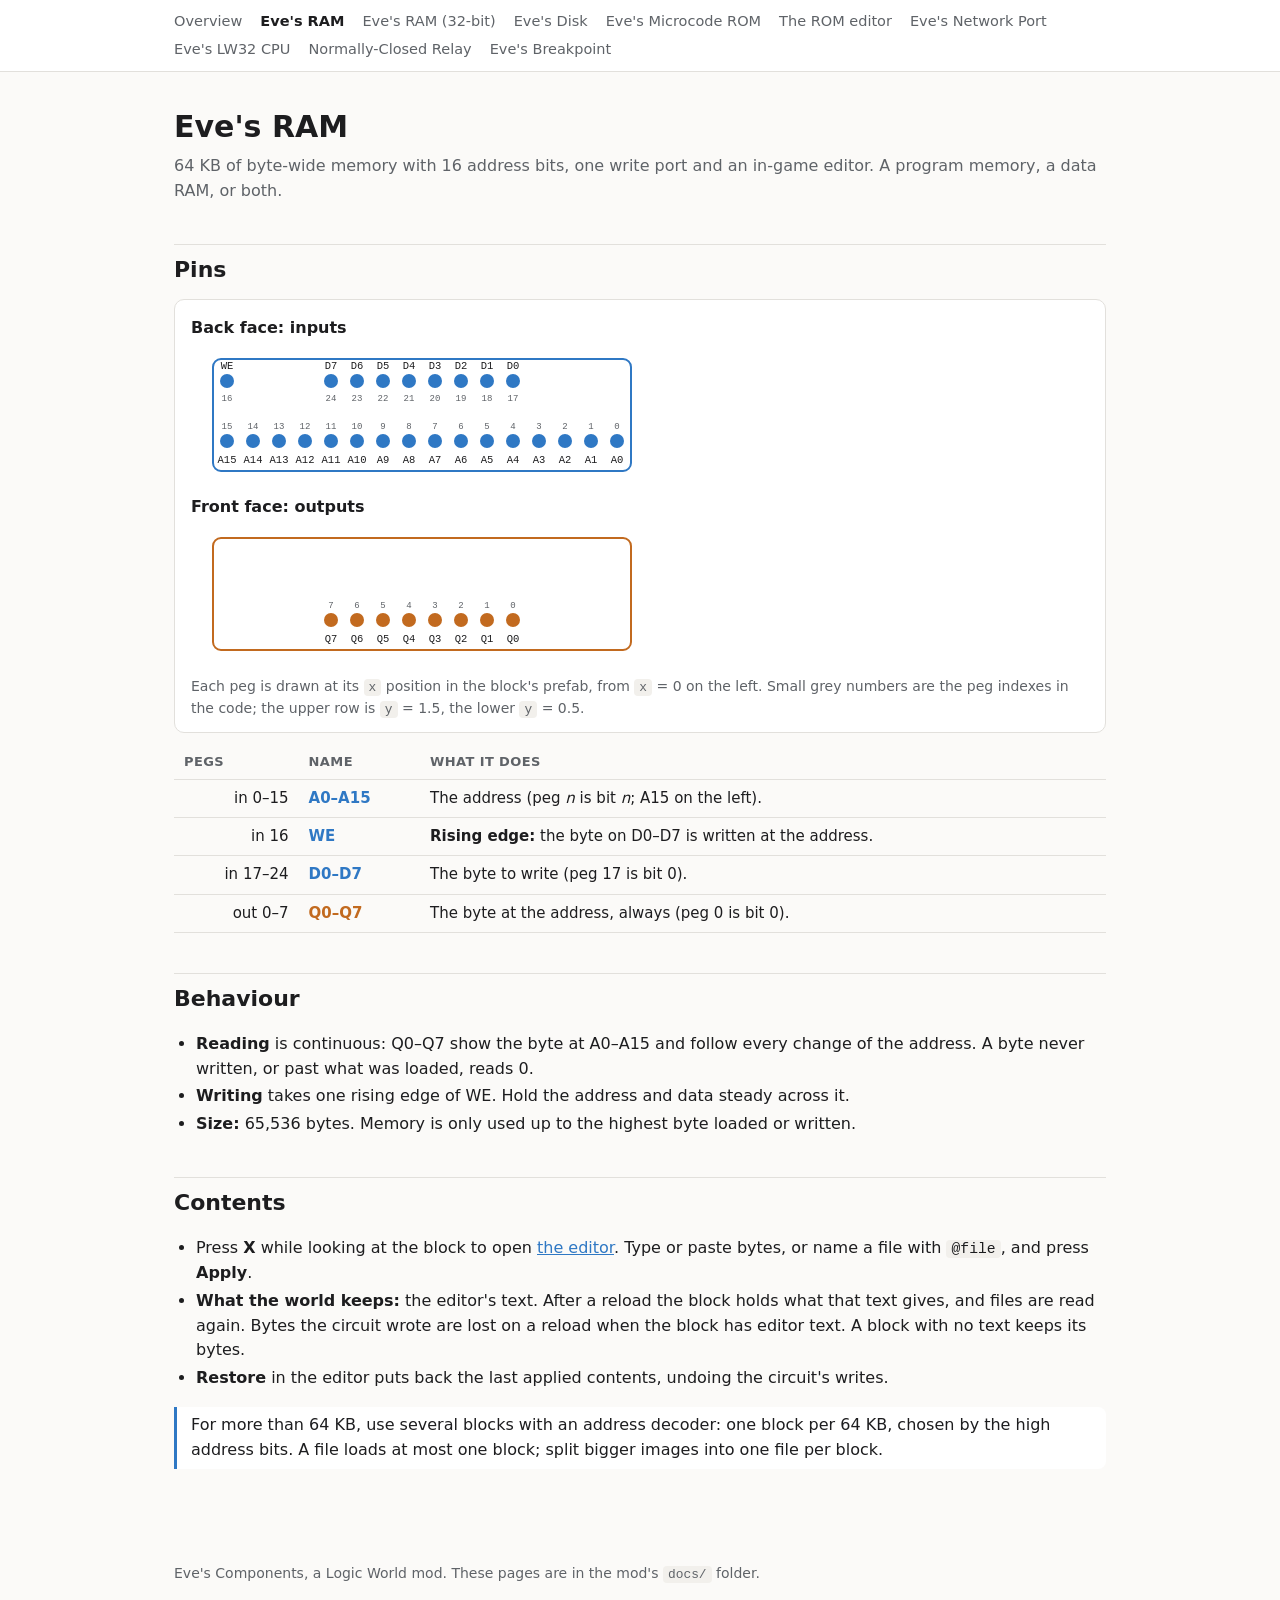
<file: docs/ram.html>
<!DOCTYPE html>
<html lang="en">
<head>
<meta charset="utf-8">
<meta name="viewport" content="width=device-width, initial-scale=1">
<title>Eve's RAM · Eve's Components</title>
<link rel="stylesheet" href="style.css">
</head>
<body>
<nav><div><a href="index.html">Overview</a><a href="ram.html" class="here">Eve's RAM</a><a href="ram32.html">Eve's RAM (32-bit)</a><a href="disk.html">Eve's Disk</a><a href="microcode-rom.html">Eve's Microcode ROM</a><a href="editor.html">The ROM editor</a><a href="network-port.html">Eve's Network Port</a><a href="lw32-cpu.html">Eve's LW32 CPU</a><a href="relay.html">Normally-Closed Relay</a><a href="breakpoint.html">Eve's Breakpoint</a></div></nav>
<main>
<h1>Eve's RAM</h1>
<p class="sub">64 KB of byte-wide memory with 16 address bits, one write port and an in-game editor. A program memory, a data RAM, or both.</p>
<h2>Pins</h2>
<div class="diagram">
<b>Back face: inputs</b>
<svg viewBox="0 0 496 150" width="496" role="img" aria-label="back face">
<rect class="face-in" x="26" y="18" width="418" height="112" rx="8"/>
<circle class="pin-in" cx="430" cy="100" r="7"/>
<text x="430" y="122" font-size="10.5" text-anchor="middle">A0</text>
<text class="idx" x="430" y="88" font-size="9" text-anchor="middle">0</text>
<circle class="pin-in" cx="404" cy="100" r="7"/>
<text x="404" y="122" font-size="10.5" text-anchor="middle">A1</text>
<text class="idx" x="404" y="88" font-size="9" text-anchor="middle">1</text>
<circle class="pin-in" cx="378" cy="100" r="7"/>
<text x="378" y="122" font-size="10.5" text-anchor="middle">A2</text>
<text class="idx" x="378" y="88" font-size="9" text-anchor="middle">2</text>
<circle class="pin-in" cx="352" cy="100" r="7"/>
<text x="352" y="122" font-size="10.5" text-anchor="middle">A3</text>
<text class="idx" x="352" y="88" font-size="9" text-anchor="middle">3</text>
<circle class="pin-in" cx="326" cy="100" r="7"/>
<text x="326" y="122" font-size="10.5" text-anchor="middle">A4</text>
<text class="idx" x="326" y="88" font-size="9" text-anchor="middle">4</text>
<circle class="pin-in" cx="300" cy="100" r="7"/>
<text x="300" y="122" font-size="10.5" text-anchor="middle">A5</text>
<text class="idx" x="300" y="88" font-size="9" text-anchor="middle">5</text>
<circle class="pin-in" cx="274" cy="100" r="7"/>
<text x="274" y="122" font-size="10.5" text-anchor="middle">A6</text>
<text class="idx" x="274" y="88" font-size="9" text-anchor="middle">6</text>
<circle class="pin-in" cx="248" cy="100" r="7"/>
<text x="248" y="122" font-size="10.5" text-anchor="middle">A7</text>
<text class="idx" x="248" y="88" font-size="9" text-anchor="middle">7</text>
<circle class="pin-in" cx="222" cy="100" r="7"/>
<text x="222" y="122" font-size="10.5" text-anchor="middle">A8</text>
<text class="idx" x="222" y="88" font-size="9" text-anchor="middle">8</text>
<circle class="pin-in" cx="196" cy="100" r="7"/>
<text x="196" y="122" font-size="10.5" text-anchor="middle">A9</text>
<text class="idx" x="196" y="88" font-size="9" text-anchor="middle">9</text>
<circle class="pin-in" cx="170" cy="100" r="7"/>
<text x="170" y="122" font-size="10.5" text-anchor="middle">A10</text>
<text class="idx" x="170" y="88" font-size="9" text-anchor="middle">10</text>
<circle class="pin-in" cx="144" cy="100" r="7"/>
<text x="144" y="122" font-size="10.5" text-anchor="middle">A11</text>
<text class="idx" x="144" y="88" font-size="9" text-anchor="middle">11</text>
<circle class="pin-in" cx="118" cy="100" r="7"/>
<text x="118" y="122" font-size="10.5" text-anchor="middle">A12</text>
<text class="idx" x="118" y="88" font-size="9" text-anchor="middle">12</text>
<circle class="pin-in" cx="92" cy="100" r="7"/>
<text x="92" y="122" font-size="10.5" text-anchor="middle">A13</text>
<text class="idx" x="92" y="88" font-size="9" text-anchor="middle">13</text>
<circle class="pin-in" cx="66" cy="100" r="7"/>
<text x="66" y="122" font-size="10.5" text-anchor="middle">A14</text>
<text class="idx" x="66" y="88" font-size="9" text-anchor="middle">14</text>
<circle class="pin-in" cx="40" cy="100" r="7"/>
<text x="40" y="122" font-size="10.5" text-anchor="middle">A15</text>
<text class="idx" x="40" y="88" font-size="9" text-anchor="middle">15</text>
<circle class="pin-in" cx="40" cy="40" r="7"/>
<text x="40" y="28" font-size="10.5" text-anchor="middle">WE</text>
<text class="idx" x="40" y="60" font-size="9" text-anchor="middle">16</text>
<circle class="pin-in" cx="326" cy="40" r="7"/>
<text x="326" y="28" font-size="10.5" text-anchor="middle">D0</text>
<text class="idx" x="326" y="60" font-size="9" text-anchor="middle">17</text>
<circle class="pin-in" cx="300" cy="40" r="7"/>
<text x="300" y="28" font-size="10.5" text-anchor="middle">D1</text>
<text class="idx" x="300" y="60" font-size="9" text-anchor="middle">18</text>
<circle class="pin-in" cx="274" cy="40" r="7"/>
<text x="274" y="28" font-size="10.5" text-anchor="middle">D2</text>
<text class="idx" x="274" y="60" font-size="9" text-anchor="middle">19</text>
<circle class="pin-in" cx="248" cy="40" r="7"/>
<text x="248" y="28" font-size="10.5" text-anchor="middle">D3</text>
<text class="idx" x="248" y="60" font-size="9" text-anchor="middle">20</text>
<circle class="pin-in" cx="222" cy="40" r="7"/>
<text x="222" y="28" font-size="10.5" text-anchor="middle">D4</text>
<text class="idx" x="222" y="60" font-size="9" text-anchor="middle">21</text>
<circle class="pin-in" cx="196" cy="40" r="7"/>
<text x="196" y="28" font-size="10.5" text-anchor="middle">D5</text>
<text class="idx" x="196" y="60" font-size="9" text-anchor="middle">22</text>
<circle class="pin-in" cx="170" cy="40" r="7"/>
<text x="170" y="28" font-size="10.5" text-anchor="middle">D6</text>
<text class="idx" x="170" y="60" font-size="9" text-anchor="middle">23</text>
<circle class="pin-in" cx="144" cy="40" r="7"/>
<text x="144" y="28" font-size="10.5" text-anchor="middle">D7</text>
<text class="idx" x="144" y="60" font-size="9" text-anchor="middle">24</text>
</svg>
<b>Front face: outputs</b>
<svg viewBox="0 0 496 150" width="496" role="img" aria-label="front face">
<rect class="face-out" x="26" y="18" width="418" height="112" rx="8"/>
<circle class="pin-out" cx="326" cy="100" r="7"/>
<text x="326" y="122" font-size="10.5" text-anchor="middle">Q0</text>
<text class="idx" x="326" y="88" font-size="9" text-anchor="middle">0</text>
<circle class="pin-out" cx="300" cy="100" r="7"/>
<text x="300" y="122" font-size="10.5" text-anchor="middle">Q1</text>
<text class="idx" x="300" y="88" font-size="9" text-anchor="middle">1</text>
<circle class="pin-out" cx="274" cy="100" r="7"/>
<text x="274" y="122" font-size="10.5" text-anchor="middle">Q2</text>
<text class="idx" x="274" y="88" font-size="9" text-anchor="middle">2</text>
<circle class="pin-out" cx="248" cy="100" r="7"/>
<text x="248" y="122" font-size="10.5" text-anchor="middle">Q3</text>
<text class="idx" x="248" y="88" font-size="9" text-anchor="middle">3</text>
<circle class="pin-out" cx="222" cy="100" r="7"/>
<text x="222" y="122" font-size="10.5" text-anchor="middle">Q4</text>
<text class="idx" x="222" y="88" font-size="9" text-anchor="middle">4</text>
<circle class="pin-out" cx="196" cy="100" r="7"/>
<text x="196" y="122" font-size="10.5" text-anchor="middle">Q5</text>
<text class="idx" x="196" y="88" font-size="9" text-anchor="middle">5</text>
<circle class="pin-out" cx="170" cy="100" r="7"/>
<text x="170" y="122" font-size="10.5" text-anchor="middle">Q6</text>
<text class="idx" x="170" y="88" font-size="9" text-anchor="middle">6</text>
<circle class="pin-out" cx="144" cy="100" r="7"/>
<text x="144" y="122" font-size="10.5" text-anchor="middle">Q7</text>
<text class="idx" x="144" y="88" font-size="9" text-anchor="middle">7</text>
</svg>
<p>Each peg is drawn at its <code>x</code> position in the block's prefab, from <code>x</code> = 0 on the left. Small grey numbers are the peg indexes in the code; the upper row is <code>y</code> = 1.5, the lower <code>y</code> = 0.5.</p>
</div>
<table>
  <thead><tr><th>Pegs</th><th>Name</th><th>What it does</th></tr></thead>
  <tbody>
    <tr><td class="num">in 0–15</td><td class="in">A0–A15</td><td>The address (peg <i>n</i> is bit <i>n</i>; A15 on the left).</td></tr>
    <tr><td class="num">in 16</td><td class="in">WE</td><td><b>Rising edge:</b> the byte on D0–D7 is written at the address.</td></tr>
    <tr><td class="num">in 17–24</td><td class="in">D0–D7</td><td>The byte to write (peg 17 is bit 0).</td></tr>
    <tr><td class="num">out 0–7</td><td class="out">Q0–Q7</td><td>The byte at the address, always (peg 0 is bit 0).</td></tr>
  </tbody>
</table>

<h2>Behaviour</h2>
<ul>
  <li><b>Reading</b> is continuous: Q0–Q7 show the byte at A0–A15 and follow every change of
    the address. A byte never written, or past what was loaded, reads 0.</li>
  <li><b>Writing</b> takes one rising edge of WE. Hold the address and data steady across it.</li>
  <li><b>Size:</b> 65,536 bytes. Memory is only used up to the highest byte loaded or written.</li>
</ul>

<h2>Contents</h2>
<ul>
  <li>Press <b>X</b> while looking at the block to open <a href="editor.html">the editor</a>. Type or paste bytes, or name a file
    with <code>@file</code>, and press <b>Apply</b>.</li>
  <li><b>What the world keeps:</b> the editor's text. After a reload the block holds what that text gives, and files are
    read again. Bytes the circuit wrote are lost on a reload when the block has editor text. A block with no text keeps its
    bytes.</li>
  <li><b>Restore</b> in the editor puts back the last applied contents, undoing the circuit's writes.</li>
</ul>
<div class="note">For more than 64 KB, use several blocks with an address decoder: one block per 64 KB, chosen by the high
address bits. A file loads at most one block; split bigger images into one file per block.</div>
</main>
<footer>Eve's Components, a Logic World mod. These pages are in the mod's <code>docs/</code> folder.</footer>
</body>
</html>
</file>
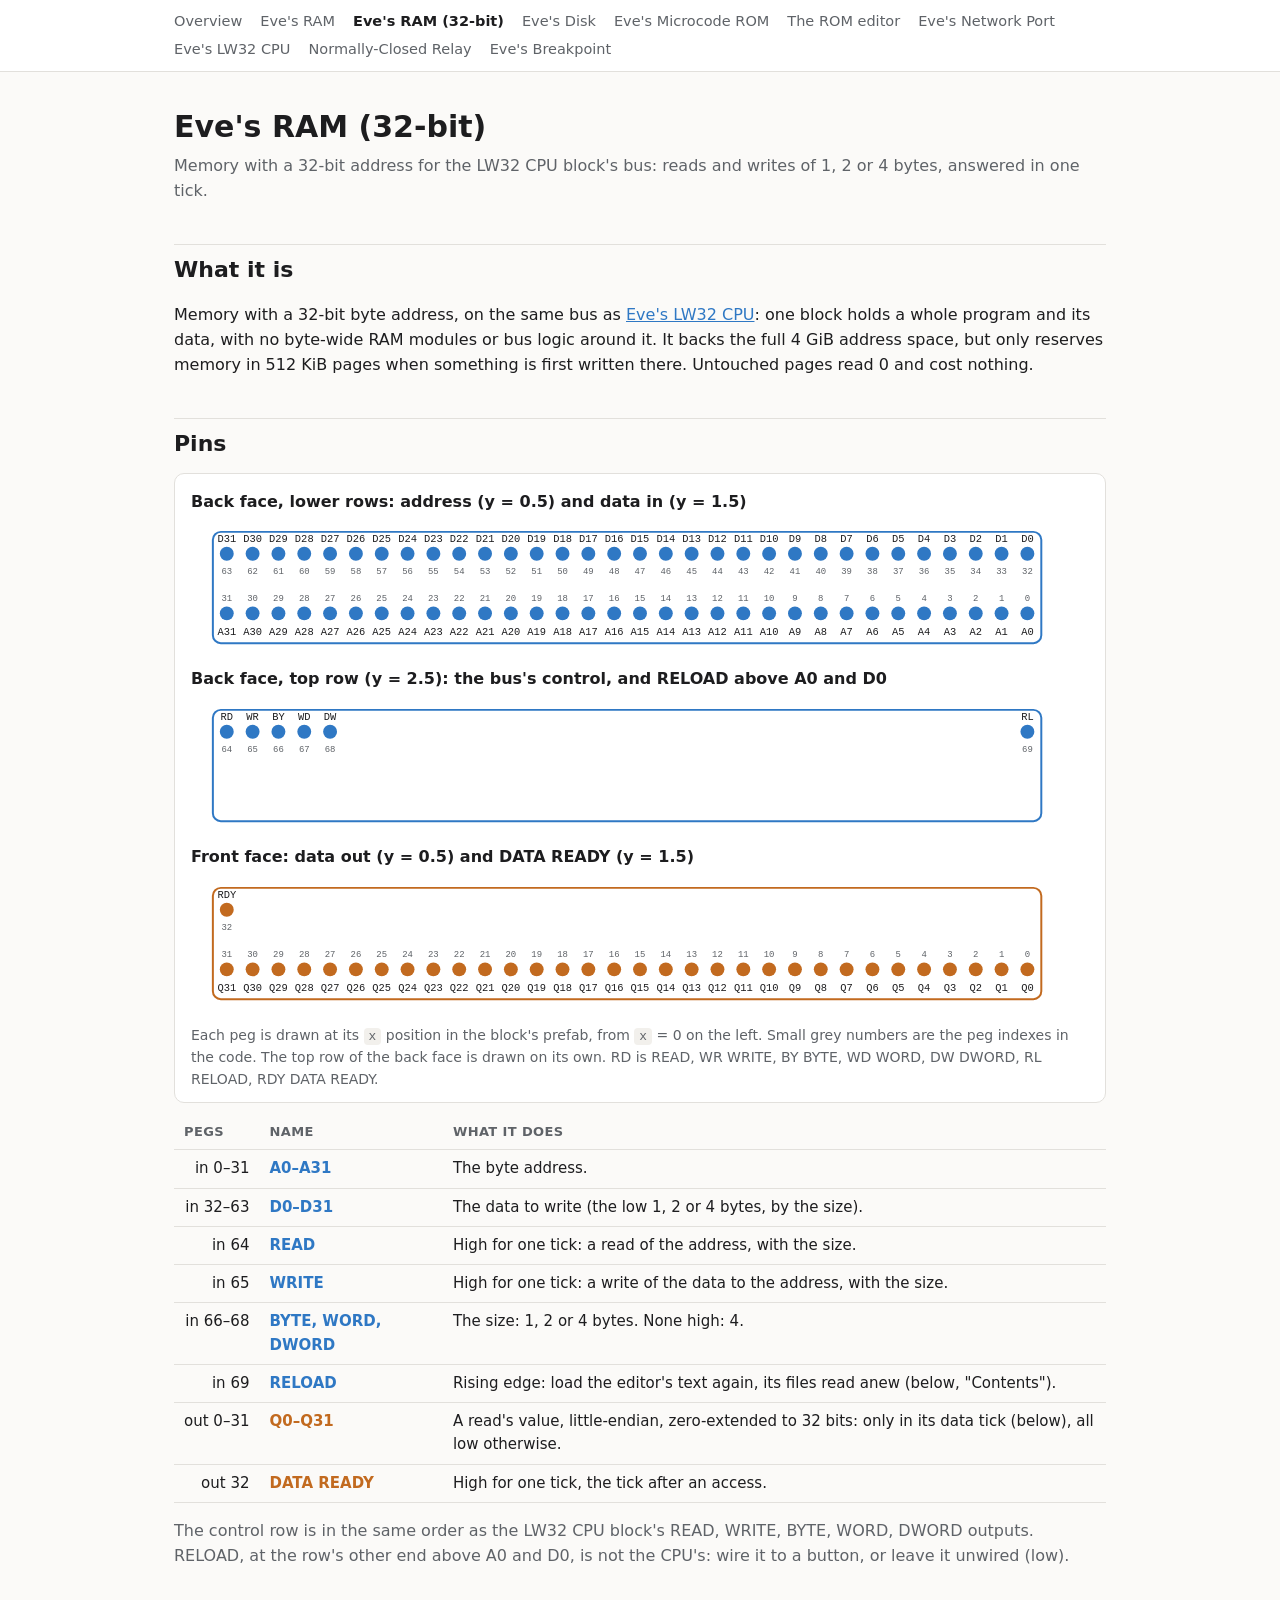
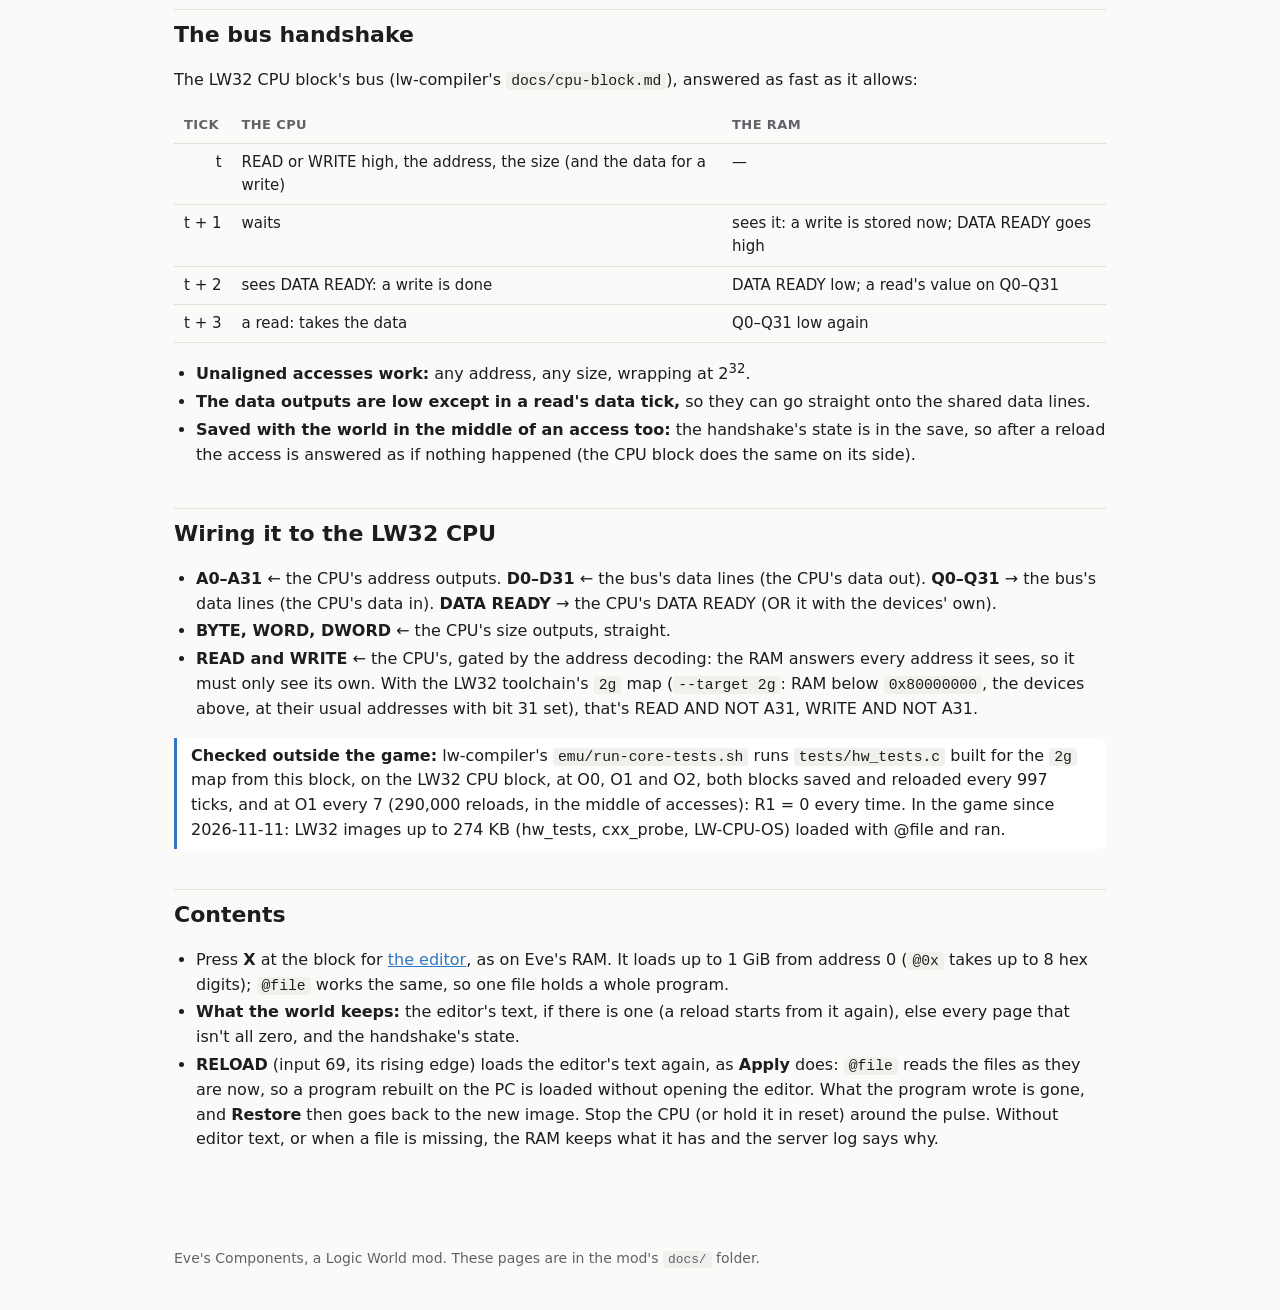
<file: docs/ram32.html>
<!DOCTYPE html>
<html lang="en">
<head>
<meta charset="utf-8">
<meta name="viewport" content="width=device-width, initial-scale=1">
<title>Eve's RAM (32-bit) · Eve's Components</title>
<link rel="stylesheet" href="style.css">
</head>
<body>
<nav><div><a href="index.html">Overview</a><a href="ram.html">Eve's RAM</a><a href="ram32.html" class="here">Eve's RAM (32-bit)</a><a href="disk.html">Eve's Disk</a><a href="microcode-rom.html">Eve's Microcode ROM</a><a href="editor.html">The ROM editor</a><a href="network-port.html">Eve's Network Port</a><a href="lw32-cpu.html">Eve's LW32 CPU</a><a href="relay.html">Normally-Closed Relay</a><a href="breakpoint.html">Eve's Breakpoint</a></div></nav>
<main>
<h1>Eve's RAM (32-bit)</h1>
<p class="sub">Memory with a 32-bit address for the LW32 CPU block's bus: reads and writes of 1, 2 or 4 bytes, answered in one tick.</p>
<h2>What it is</h2>
<p>Memory with a 32-bit byte address, on the same bus as <a href="lw32-cpu.html">Eve's LW32 CPU</a>: one block holds a whole
program and its data, with no byte-wide RAM modules or bus logic around it. It backs the full 4 GiB address space, but only
reserves memory in 512 KiB pages when something is first written there. Untouched pages read 0 and cost nothing.</p>

<h2>Pins</h2>
<div class="diagram">
<b>Back face, lower rows: address (y = 0.5) and data in (y = 1.5)</b>
<svg viewBox="0 0 912 150" width="912" role="img" aria-label="back face">
<rect class="face-in" x="26" y="18" width="834" height="112" rx="8"/>
<circle class="pin-in" cx="846" cy="100" r="7"/>
<text x="846" y="122" font-size="10.5" text-anchor="middle">A0</text>
<text class="idx" x="846" y="88" font-size="9" text-anchor="middle">0</text>
<circle class="pin-in" cx="820" cy="100" r="7"/>
<text x="820" y="122" font-size="10.5" text-anchor="middle">A1</text>
<text class="idx" x="820" y="88" font-size="9" text-anchor="middle">1</text>
<circle class="pin-in" cx="794" cy="100" r="7"/>
<text x="794" y="122" font-size="10.5" text-anchor="middle">A2</text>
<text class="idx" x="794" y="88" font-size="9" text-anchor="middle">2</text>
<circle class="pin-in" cx="768" cy="100" r="7"/>
<text x="768" y="122" font-size="10.5" text-anchor="middle">A3</text>
<text class="idx" x="768" y="88" font-size="9" text-anchor="middle">3</text>
<circle class="pin-in" cx="742" cy="100" r="7"/>
<text x="742" y="122" font-size="10.5" text-anchor="middle">A4</text>
<text class="idx" x="742" y="88" font-size="9" text-anchor="middle">4</text>
<circle class="pin-in" cx="716" cy="100" r="7"/>
<text x="716" y="122" font-size="10.5" text-anchor="middle">A5</text>
<text class="idx" x="716" y="88" font-size="9" text-anchor="middle">5</text>
<circle class="pin-in" cx="690" cy="100" r="7"/>
<text x="690" y="122" font-size="10.5" text-anchor="middle">A6</text>
<text class="idx" x="690" y="88" font-size="9" text-anchor="middle">6</text>
<circle class="pin-in" cx="664" cy="100" r="7"/>
<text x="664" y="122" font-size="10.5" text-anchor="middle">A7</text>
<text class="idx" x="664" y="88" font-size="9" text-anchor="middle">7</text>
<circle class="pin-in" cx="638" cy="100" r="7"/>
<text x="638" y="122" font-size="10.5" text-anchor="middle">A8</text>
<text class="idx" x="638" y="88" font-size="9" text-anchor="middle">8</text>
<circle class="pin-in" cx="612" cy="100" r="7"/>
<text x="612" y="122" font-size="10.5" text-anchor="middle">A9</text>
<text class="idx" x="612" y="88" font-size="9" text-anchor="middle">9</text>
<circle class="pin-in" cx="586" cy="100" r="7"/>
<text x="586" y="122" font-size="10.5" text-anchor="middle">A10</text>
<text class="idx" x="586" y="88" font-size="9" text-anchor="middle">10</text>
<circle class="pin-in" cx="560" cy="100" r="7"/>
<text x="560" y="122" font-size="10.5" text-anchor="middle">A11</text>
<text class="idx" x="560" y="88" font-size="9" text-anchor="middle">11</text>
<circle class="pin-in" cx="534" cy="100" r="7"/>
<text x="534" y="122" font-size="10.5" text-anchor="middle">A12</text>
<text class="idx" x="534" y="88" font-size="9" text-anchor="middle">12</text>
<circle class="pin-in" cx="508" cy="100" r="7"/>
<text x="508" y="122" font-size="10.5" text-anchor="middle">A13</text>
<text class="idx" x="508" y="88" font-size="9" text-anchor="middle">13</text>
<circle class="pin-in" cx="482" cy="100" r="7"/>
<text x="482" y="122" font-size="10.5" text-anchor="middle">A14</text>
<text class="idx" x="482" y="88" font-size="9" text-anchor="middle">14</text>
<circle class="pin-in" cx="456" cy="100" r="7"/>
<text x="456" y="122" font-size="10.5" text-anchor="middle">A15</text>
<text class="idx" x="456" y="88" font-size="9" text-anchor="middle">15</text>
<circle class="pin-in" cx="430" cy="100" r="7"/>
<text x="430" y="122" font-size="10.5" text-anchor="middle">A16</text>
<text class="idx" x="430" y="88" font-size="9" text-anchor="middle">16</text>
<circle class="pin-in" cx="404" cy="100" r="7"/>
<text x="404" y="122" font-size="10.5" text-anchor="middle">A17</text>
<text class="idx" x="404" y="88" font-size="9" text-anchor="middle">17</text>
<circle class="pin-in" cx="378" cy="100" r="7"/>
<text x="378" y="122" font-size="10.5" text-anchor="middle">A18</text>
<text class="idx" x="378" y="88" font-size="9" text-anchor="middle">18</text>
<circle class="pin-in" cx="352" cy="100" r="7"/>
<text x="352" y="122" font-size="10.5" text-anchor="middle">A19</text>
<text class="idx" x="352" y="88" font-size="9" text-anchor="middle">19</text>
<circle class="pin-in" cx="326" cy="100" r="7"/>
<text x="326" y="122" font-size="10.5" text-anchor="middle">A20</text>
<text class="idx" x="326" y="88" font-size="9" text-anchor="middle">20</text>
<circle class="pin-in" cx="300" cy="100" r="7"/>
<text x="300" y="122" font-size="10.5" text-anchor="middle">A21</text>
<text class="idx" x="300" y="88" font-size="9" text-anchor="middle">21</text>
<circle class="pin-in" cx="274" cy="100" r="7"/>
<text x="274" y="122" font-size="10.5" text-anchor="middle">A22</text>
<text class="idx" x="274" y="88" font-size="9" text-anchor="middle">22</text>
<circle class="pin-in" cx="248" cy="100" r="7"/>
<text x="248" y="122" font-size="10.5" text-anchor="middle">A23</text>
<text class="idx" x="248" y="88" font-size="9" text-anchor="middle">23</text>
<circle class="pin-in" cx="222" cy="100" r="7"/>
<text x="222" y="122" font-size="10.5" text-anchor="middle">A24</text>
<text class="idx" x="222" y="88" font-size="9" text-anchor="middle">24</text>
<circle class="pin-in" cx="196" cy="100" r="7"/>
<text x="196" y="122" font-size="10.5" text-anchor="middle">A25</text>
<text class="idx" x="196" y="88" font-size="9" text-anchor="middle">25</text>
<circle class="pin-in" cx="170" cy="100" r="7"/>
<text x="170" y="122" font-size="10.5" text-anchor="middle">A26</text>
<text class="idx" x="170" y="88" font-size="9" text-anchor="middle">26</text>
<circle class="pin-in" cx="144" cy="100" r="7"/>
<text x="144" y="122" font-size="10.5" text-anchor="middle">A27</text>
<text class="idx" x="144" y="88" font-size="9" text-anchor="middle">27</text>
<circle class="pin-in" cx="118" cy="100" r="7"/>
<text x="118" y="122" font-size="10.5" text-anchor="middle">A28</text>
<text class="idx" x="118" y="88" font-size="9" text-anchor="middle">28</text>
<circle class="pin-in" cx="92" cy="100" r="7"/>
<text x="92" y="122" font-size="10.5" text-anchor="middle">A29</text>
<text class="idx" x="92" y="88" font-size="9" text-anchor="middle">29</text>
<circle class="pin-in" cx="66" cy="100" r="7"/>
<text x="66" y="122" font-size="10.5" text-anchor="middle">A30</text>
<text class="idx" x="66" y="88" font-size="9" text-anchor="middle">30</text>
<circle class="pin-in" cx="40" cy="100" r="7"/>
<text x="40" y="122" font-size="10.5" text-anchor="middle">A31</text>
<text class="idx" x="40" y="88" font-size="9" text-anchor="middle">31</text>
<circle class="pin-in" cx="846" cy="40" r="7"/>
<text x="846" y="28" font-size="10.5" text-anchor="middle">D0</text>
<text class="idx" x="846" y="60" font-size="9" text-anchor="middle">32</text>
<circle class="pin-in" cx="820" cy="40" r="7"/>
<text x="820" y="28" font-size="10.5" text-anchor="middle">D1</text>
<text class="idx" x="820" y="60" font-size="9" text-anchor="middle">33</text>
<circle class="pin-in" cx="794" cy="40" r="7"/>
<text x="794" y="28" font-size="10.5" text-anchor="middle">D2</text>
<text class="idx" x="794" y="60" font-size="9" text-anchor="middle">34</text>
<circle class="pin-in" cx="768" cy="40" r="7"/>
<text x="768" y="28" font-size="10.5" text-anchor="middle">D3</text>
<text class="idx" x="768" y="60" font-size="9" text-anchor="middle">35</text>
<circle class="pin-in" cx="742" cy="40" r="7"/>
<text x="742" y="28" font-size="10.5" text-anchor="middle">D4</text>
<text class="idx" x="742" y="60" font-size="9" text-anchor="middle">36</text>
<circle class="pin-in" cx="716" cy="40" r="7"/>
<text x="716" y="28" font-size="10.5" text-anchor="middle">D5</text>
<text class="idx" x="716" y="60" font-size="9" text-anchor="middle">37</text>
<circle class="pin-in" cx="690" cy="40" r="7"/>
<text x="690" y="28" font-size="10.5" text-anchor="middle">D6</text>
<text class="idx" x="690" y="60" font-size="9" text-anchor="middle">38</text>
<circle class="pin-in" cx="664" cy="40" r="7"/>
<text x="664" y="28" font-size="10.5" text-anchor="middle">D7</text>
<text class="idx" x="664" y="60" font-size="9" text-anchor="middle">39</text>
<circle class="pin-in" cx="638" cy="40" r="7"/>
<text x="638" y="28" font-size="10.5" text-anchor="middle">D8</text>
<text class="idx" x="638" y="60" font-size="9" text-anchor="middle">40</text>
<circle class="pin-in" cx="612" cy="40" r="7"/>
<text x="612" y="28" font-size="10.5" text-anchor="middle">D9</text>
<text class="idx" x="612" y="60" font-size="9" text-anchor="middle">41</text>
<circle class="pin-in" cx="586" cy="40" r="7"/>
<text x="586" y="28" font-size="10.5" text-anchor="middle">D10</text>
<text class="idx" x="586" y="60" font-size="9" text-anchor="middle">42</text>
<circle class="pin-in" cx="560" cy="40" r="7"/>
<text x="560" y="28" font-size="10.5" text-anchor="middle">D11</text>
<text class="idx" x="560" y="60" font-size="9" text-anchor="middle">43</text>
<circle class="pin-in" cx="534" cy="40" r="7"/>
<text x="534" y="28" font-size="10.5" text-anchor="middle">D12</text>
<text class="idx" x="534" y="60" font-size="9" text-anchor="middle">44</text>
<circle class="pin-in" cx="508" cy="40" r="7"/>
<text x="508" y="28" font-size="10.5" text-anchor="middle">D13</text>
<text class="idx" x="508" y="60" font-size="9" text-anchor="middle">45</text>
<circle class="pin-in" cx="482" cy="40" r="7"/>
<text x="482" y="28" font-size="10.5" text-anchor="middle">D14</text>
<text class="idx" x="482" y="60" font-size="9" text-anchor="middle">46</text>
<circle class="pin-in" cx="456" cy="40" r="7"/>
<text x="456" y="28" font-size="10.5" text-anchor="middle">D15</text>
<text class="idx" x="456" y="60" font-size="9" text-anchor="middle">47</text>
<circle class="pin-in" cx="430" cy="40" r="7"/>
<text x="430" y="28" font-size="10.5" text-anchor="middle">D16</text>
<text class="idx" x="430" y="60" font-size="9" text-anchor="middle">48</text>
<circle class="pin-in" cx="404" cy="40" r="7"/>
<text x="404" y="28" font-size="10.5" text-anchor="middle">D17</text>
<text class="idx" x="404" y="60" font-size="9" text-anchor="middle">49</text>
<circle class="pin-in" cx="378" cy="40" r="7"/>
<text x="378" y="28" font-size="10.5" text-anchor="middle">D18</text>
<text class="idx" x="378" y="60" font-size="9" text-anchor="middle">50</text>
<circle class="pin-in" cx="352" cy="40" r="7"/>
<text x="352" y="28" font-size="10.5" text-anchor="middle">D19</text>
<text class="idx" x="352" y="60" font-size="9" text-anchor="middle">51</text>
<circle class="pin-in" cx="326" cy="40" r="7"/>
<text x="326" y="28" font-size="10.5" text-anchor="middle">D20</text>
<text class="idx" x="326" y="60" font-size="9" text-anchor="middle">52</text>
<circle class="pin-in" cx="300" cy="40" r="7"/>
<text x="300" y="28" font-size="10.5" text-anchor="middle">D21</text>
<text class="idx" x="300" y="60" font-size="9" text-anchor="middle">53</text>
<circle class="pin-in" cx="274" cy="40" r="7"/>
<text x="274" y="28" font-size="10.5" text-anchor="middle">D22</text>
<text class="idx" x="274" y="60" font-size="9" text-anchor="middle">54</text>
<circle class="pin-in" cx="248" cy="40" r="7"/>
<text x="248" y="28" font-size="10.5" text-anchor="middle">D23</text>
<text class="idx" x="248" y="60" font-size="9" text-anchor="middle">55</text>
<circle class="pin-in" cx="222" cy="40" r="7"/>
<text x="222" y="28" font-size="10.5" text-anchor="middle">D24</text>
<text class="idx" x="222" y="60" font-size="9" text-anchor="middle">56</text>
<circle class="pin-in" cx="196" cy="40" r="7"/>
<text x="196" y="28" font-size="10.5" text-anchor="middle">D25</text>
<text class="idx" x="196" y="60" font-size="9" text-anchor="middle">57</text>
<circle class="pin-in" cx="170" cy="40" r="7"/>
<text x="170" y="28" font-size="10.5" text-anchor="middle">D26</text>
<text class="idx" x="170" y="60" font-size="9" text-anchor="middle">58</text>
<circle class="pin-in" cx="144" cy="40" r="7"/>
<text x="144" y="28" font-size="10.5" text-anchor="middle">D27</text>
<text class="idx" x="144" y="60" font-size="9" text-anchor="middle">59</text>
<circle class="pin-in" cx="118" cy="40" r="7"/>
<text x="118" y="28" font-size="10.5" text-anchor="middle">D28</text>
<text class="idx" x="118" y="60" font-size="9" text-anchor="middle">60</text>
<circle class="pin-in" cx="92" cy="40" r="7"/>
<text x="92" y="28" font-size="10.5" text-anchor="middle">D29</text>
<text class="idx" x="92" y="60" font-size="9" text-anchor="middle">61</text>
<circle class="pin-in" cx="66" cy="40" r="7"/>
<text x="66" y="28" font-size="10.5" text-anchor="middle">D30</text>
<text class="idx" x="66" y="60" font-size="9" text-anchor="middle">62</text>
<circle class="pin-in" cx="40" cy="40" r="7"/>
<text x="40" y="28" font-size="10.5" text-anchor="middle">D31</text>
<text class="idx" x="40" y="60" font-size="9" text-anchor="middle">63</text>
</svg>
<b>Back face, top row (y = 2.5): the bus's control, and RELOAD above A0 and D0</b>
<svg viewBox="0 0 912 150" width="912" role="img" aria-label="back face control">
<rect class="face-in" x="26" y="18" width="834" height="112" rx="8"/>
<circle class="pin-in" cx="40" cy="40" r="7"/>
<text x="40" y="28" font-size="10.5" text-anchor="middle">RD</text>
<text class="idx" x="40" y="60" font-size="9" text-anchor="middle">64</text>
<circle class="pin-in" cx="66" cy="40" r="7"/>
<text x="66" y="28" font-size="10.5" text-anchor="middle">WR</text>
<text class="idx" x="66" y="60" font-size="9" text-anchor="middle">65</text>
<circle class="pin-in" cx="92" cy="40" r="7"/>
<text x="92" y="28" font-size="10.5" text-anchor="middle">BY</text>
<text class="idx" x="92" y="60" font-size="9" text-anchor="middle">66</text>
<circle class="pin-in" cx="118" cy="40" r="7"/>
<text x="118" y="28" font-size="10.5" text-anchor="middle">WD</text>
<text class="idx" x="118" y="60" font-size="9" text-anchor="middle">67</text>
<circle class="pin-in" cx="144" cy="40" r="7"/>
<text x="144" y="28" font-size="10.5" text-anchor="middle">DW</text>
<text class="idx" x="144" y="60" font-size="9" text-anchor="middle">68</text>
<circle class="pin-in" cx="846" cy="40" r="7"/>
<text x="846" y="28" font-size="10.5" text-anchor="middle">RL</text>
<text class="idx" x="846" y="60" font-size="9" text-anchor="middle">69</text>
</svg>
<b>Front face: data out (y = 0.5) and DATA READY (y = 1.5)</b>
<svg viewBox="0 0 912 150" width="912" role="img" aria-label="front face">
<rect class="face-out" x="26" y="18" width="834" height="112" rx="8"/>
<circle class="pin-out" cx="846" cy="100" r="7"/>
<text x="846" y="122" font-size="10.5" text-anchor="middle">Q0</text>
<text class="idx" x="846" y="88" font-size="9" text-anchor="middle">0</text>
<circle class="pin-out" cx="820" cy="100" r="7"/>
<text x="820" y="122" font-size="10.5" text-anchor="middle">Q1</text>
<text class="idx" x="820" y="88" font-size="9" text-anchor="middle">1</text>
<circle class="pin-out" cx="794" cy="100" r="7"/>
<text x="794" y="122" font-size="10.5" text-anchor="middle">Q2</text>
<text class="idx" x="794" y="88" font-size="9" text-anchor="middle">2</text>
<circle class="pin-out" cx="768" cy="100" r="7"/>
<text x="768" y="122" font-size="10.5" text-anchor="middle">Q3</text>
<text class="idx" x="768" y="88" font-size="9" text-anchor="middle">3</text>
<circle class="pin-out" cx="742" cy="100" r="7"/>
<text x="742" y="122" font-size="10.5" text-anchor="middle">Q4</text>
<text class="idx" x="742" y="88" font-size="9" text-anchor="middle">4</text>
<circle class="pin-out" cx="716" cy="100" r="7"/>
<text x="716" y="122" font-size="10.5" text-anchor="middle">Q5</text>
<text class="idx" x="716" y="88" font-size="9" text-anchor="middle">5</text>
<circle class="pin-out" cx="690" cy="100" r="7"/>
<text x="690" y="122" font-size="10.5" text-anchor="middle">Q6</text>
<text class="idx" x="690" y="88" font-size="9" text-anchor="middle">6</text>
<circle class="pin-out" cx="664" cy="100" r="7"/>
<text x="664" y="122" font-size="10.5" text-anchor="middle">Q7</text>
<text class="idx" x="664" y="88" font-size="9" text-anchor="middle">7</text>
<circle class="pin-out" cx="638" cy="100" r="7"/>
<text x="638" y="122" font-size="10.5" text-anchor="middle">Q8</text>
<text class="idx" x="638" y="88" font-size="9" text-anchor="middle">8</text>
<circle class="pin-out" cx="612" cy="100" r="7"/>
<text x="612" y="122" font-size="10.5" text-anchor="middle">Q9</text>
<text class="idx" x="612" y="88" font-size="9" text-anchor="middle">9</text>
<circle class="pin-out" cx="586" cy="100" r="7"/>
<text x="586" y="122" font-size="10.5" text-anchor="middle">Q10</text>
<text class="idx" x="586" y="88" font-size="9" text-anchor="middle">10</text>
<circle class="pin-out" cx="560" cy="100" r="7"/>
<text x="560" y="122" font-size="10.5" text-anchor="middle">Q11</text>
<text class="idx" x="560" y="88" font-size="9" text-anchor="middle">11</text>
<circle class="pin-out" cx="534" cy="100" r="7"/>
<text x="534" y="122" font-size="10.5" text-anchor="middle">Q12</text>
<text class="idx" x="534" y="88" font-size="9" text-anchor="middle">12</text>
<circle class="pin-out" cx="508" cy="100" r="7"/>
<text x="508" y="122" font-size="10.5" text-anchor="middle">Q13</text>
<text class="idx" x="508" y="88" font-size="9" text-anchor="middle">13</text>
<circle class="pin-out" cx="482" cy="100" r="7"/>
<text x="482" y="122" font-size="10.5" text-anchor="middle">Q14</text>
<text class="idx" x="482" y="88" font-size="9" text-anchor="middle">14</text>
<circle class="pin-out" cx="456" cy="100" r="7"/>
<text x="456" y="122" font-size="10.5" text-anchor="middle">Q15</text>
<text class="idx" x="456" y="88" font-size="9" text-anchor="middle">15</text>
<circle class="pin-out" cx="430" cy="100" r="7"/>
<text x="430" y="122" font-size="10.5" text-anchor="middle">Q16</text>
<text class="idx" x="430" y="88" font-size="9" text-anchor="middle">16</text>
<circle class="pin-out" cx="404" cy="100" r="7"/>
<text x="404" y="122" font-size="10.5" text-anchor="middle">Q17</text>
<text class="idx" x="404" y="88" font-size="9" text-anchor="middle">17</text>
<circle class="pin-out" cx="378" cy="100" r="7"/>
<text x="378" y="122" font-size="10.5" text-anchor="middle">Q18</text>
<text class="idx" x="378" y="88" font-size="9" text-anchor="middle">18</text>
<circle class="pin-out" cx="352" cy="100" r="7"/>
<text x="352" y="122" font-size="10.5" text-anchor="middle">Q19</text>
<text class="idx" x="352" y="88" font-size="9" text-anchor="middle">19</text>
<circle class="pin-out" cx="326" cy="100" r="7"/>
<text x="326" y="122" font-size="10.5" text-anchor="middle">Q20</text>
<text class="idx" x="326" y="88" font-size="9" text-anchor="middle">20</text>
<circle class="pin-out" cx="300" cy="100" r="7"/>
<text x="300" y="122" font-size="10.5" text-anchor="middle">Q21</text>
<text class="idx" x="300" y="88" font-size="9" text-anchor="middle">21</text>
<circle class="pin-out" cx="274" cy="100" r="7"/>
<text x="274" y="122" font-size="10.5" text-anchor="middle">Q22</text>
<text class="idx" x="274" y="88" font-size="9" text-anchor="middle">22</text>
<circle class="pin-out" cx="248" cy="100" r="7"/>
<text x="248" y="122" font-size="10.5" text-anchor="middle">Q23</text>
<text class="idx" x="248" y="88" font-size="9" text-anchor="middle">23</text>
<circle class="pin-out" cx="222" cy="100" r="7"/>
<text x="222" y="122" font-size="10.5" text-anchor="middle">Q24</text>
<text class="idx" x="222" y="88" font-size="9" text-anchor="middle">24</text>
<circle class="pin-out" cx="196" cy="100" r="7"/>
<text x="196" y="122" font-size="10.5" text-anchor="middle">Q25</text>
<text class="idx" x="196" y="88" font-size="9" text-anchor="middle">25</text>
<circle class="pin-out" cx="170" cy="100" r="7"/>
<text x="170" y="122" font-size="10.5" text-anchor="middle">Q26</text>
<text class="idx" x="170" y="88" font-size="9" text-anchor="middle">26</text>
<circle class="pin-out" cx="144" cy="100" r="7"/>
<text x="144" y="122" font-size="10.5" text-anchor="middle">Q27</text>
<text class="idx" x="144" y="88" font-size="9" text-anchor="middle">27</text>
<circle class="pin-out" cx="118" cy="100" r="7"/>
<text x="118" y="122" font-size="10.5" text-anchor="middle">Q28</text>
<text class="idx" x="118" y="88" font-size="9" text-anchor="middle">28</text>
<circle class="pin-out" cx="92" cy="100" r="7"/>
<text x="92" y="122" font-size="10.5" text-anchor="middle">Q29</text>
<text class="idx" x="92" y="88" font-size="9" text-anchor="middle">29</text>
<circle class="pin-out" cx="66" cy="100" r="7"/>
<text x="66" y="122" font-size="10.5" text-anchor="middle">Q30</text>
<text class="idx" x="66" y="88" font-size="9" text-anchor="middle">30</text>
<circle class="pin-out" cx="40" cy="100" r="7"/>
<text x="40" y="122" font-size="10.5" text-anchor="middle">Q31</text>
<text class="idx" x="40" y="88" font-size="9" text-anchor="middle">31</text>
<circle class="pin-out" cx="40" cy="40" r="7"/>
<text x="40" y="28" font-size="10.5" text-anchor="middle">RDY</text>
<text class="idx" x="40" y="60" font-size="9" text-anchor="middle">32</text>
</svg>
<p>Each peg is drawn at its <code>x</code> position in the block's prefab, from <code>x</code> = 0 on the left. Small grey numbers are the peg indexes in the code. The top row of the back face is drawn on its own. RD is READ, WR WRITE, BY BYTE, WD WORD, DW DWORD, RL RELOAD, RDY DATA READY.</p>
</div>
<table>
  <thead><tr><th>Pegs</th><th>Name</th><th>What it does</th></tr></thead>
  <tbody>
    <tr><td class="num">in 0–31</td><td class="in">A0–A31</td><td>The byte address.</td></tr>
    <tr><td class="num">in 32–63</td><td class="in">D0–D31</td><td>The data to write (the low 1, 2 or 4 bytes, by the size).</td></tr>
    <tr><td class="num">in 64</td><td class="in">READ</td><td>High for one tick: a read of the address, with the size.</td></tr>
    <tr><td class="num">in 65</td><td class="in">WRITE</td><td>High for one tick: a write of the data to the address, with the size.</td></tr>
    <tr><td class="num">in 66–68</td><td class="in">BYTE, WORD, DWORD</td><td>The size: 1, 2 or 4 bytes. None high: 4.</td></tr>
    <tr><td class="num">in 69</td><td class="in">RELOAD</td><td>Rising edge: load the editor's text again, its files read anew (below, "Contents").</td></tr>
    <tr><td class="num">out 0–31</td><td class="out">Q0–Q31</td><td>A read's value, little-endian, zero-extended to 32 bits: only in its data tick (below), all low otherwise.</td></tr>
    <tr><td class="num">out 32</td><td class="out">DATA READY</td><td>High for one tick, the tick after an access.</td></tr>
  </tbody>
</table>
<p class="muted">The control row is in the same order as the LW32 CPU block's READ, WRITE, BYTE, WORD, DWORD outputs.
RELOAD, at the row's other end above A0 and D0, is not the CPU's: wire it to a button, or leave it unwired (low).</p>

<h2>The bus handshake</h2>
<p>The LW32 CPU block's bus (lw-compiler's <code>docs/cpu-block.md</code>), answered as fast as it allows:</p>
<table>
  <thead><tr><th>Tick</th><th>The CPU</th><th>The RAM</th></tr></thead>
  <tbody>
    <tr><td class="num">t</td><td>READ or WRITE high, the address, the size (and the data for a write)</td><td>—</td></tr>
    <tr><td class="num">t + 1</td><td>waits</td><td>sees it: a write is stored now; DATA READY goes high</td></tr>
    <tr><td class="num">t + 2</td><td>sees DATA READY: a write is done</td><td>DATA READY low; a read's value on Q0–Q31</td></tr>
    <tr><td class="num">t + 3</td><td>a read: takes the data</td><td>Q0–Q31 low again</td></tr>
  </tbody>
</table>
<ul>
  <li><b>Unaligned accesses work:</b> any address, any size, wrapping at 2<sup>32</sup>.</li>
  <li><b>The data outputs are low except in a read's data tick,</b> so they can go straight onto the shared data lines.</li>
  <li><b>Saved with the world in the middle of an access too:</b> the handshake's state is in the save, so after a reload the
    access is answered as if nothing happened (the CPU block does the same on its side).</li>
</ul>

<h2>Wiring it to the LW32 CPU</h2>
<ul>
  <li><b>A0–A31</b> ← the CPU's address outputs. <b>D0–D31</b> ← the bus's data lines (the CPU's data out). <b>Q0–Q31</b> → the bus's data
    lines (the CPU's data in). <b>DATA READY</b> → the CPU's DATA READY (OR it with the devices' own).</li>
  <li><b>BYTE, WORD, DWORD</b> ← the CPU's size outputs, straight.</li>
  <li><b>READ and WRITE</b> ← the CPU's, gated by the address decoding: the RAM answers every address it sees, so it must only see
    its own. With the LW32 toolchain's <code>2g</code> map (<code>--target 2g</code>: RAM below <code>0x80000000</code>, the
    devices above, at their usual addresses with bit 31 set), that's READ AND NOT A31, WRITE AND NOT A31.</li>
</ul>
<div class="note"><b>Checked outside the game:</b> lw-compiler's <code>emu/run-core-tests.sh</code> runs <code>tests/hw_tests.c</code>
built for the <code>2g</code> map from this block, on the LW32 CPU block, at O0, O1 and O2, both blocks saved and reloaded
every 997 ticks, and at O1 every 7 (290,000 reloads, in the middle of accesses): R1 = 0 every time. In the game since 2026-11-11: LW32 images up to 274 KB (hw_tests, cxx_probe, LW-CPU-OS) loaded with @file and ran.</div>

<h2>Contents</h2>
<ul>
  <li>Press <b>X</b> at the block for <a href="editor.html">the editor</a>, as on Eve's RAM. It loads up to 1 GiB from address 0
    (<code>@0x</code> takes up to 8 hex digits); <code>@file</code> works the same, so one file holds a whole program.</li>
  <li><b>What the world keeps:</b> the editor's text, if there is one (a reload starts from it again), else every page that isn't
    all zero, and the handshake's state.</li>
  <li><b>RELOAD</b> (input 69, its rising edge) loads the editor's text again, as <b>Apply</b> does: <code>@file</code> reads the
    files as they are now, so a program rebuilt on the PC is loaded without opening the editor. What the program wrote is gone, and
    <b>Restore</b> then goes back to the new image. Stop the CPU (or hold it in reset) around the pulse. Without editor text, or
    when a file is missing, the RAM keeps what it has and the server log says why.</li>
</ul>
</main>
<footer>Eve's Components, a Logic World mod. These pages are in the mod's <code>docs/</code> folder.</footer>
</body>
</html>
</file>
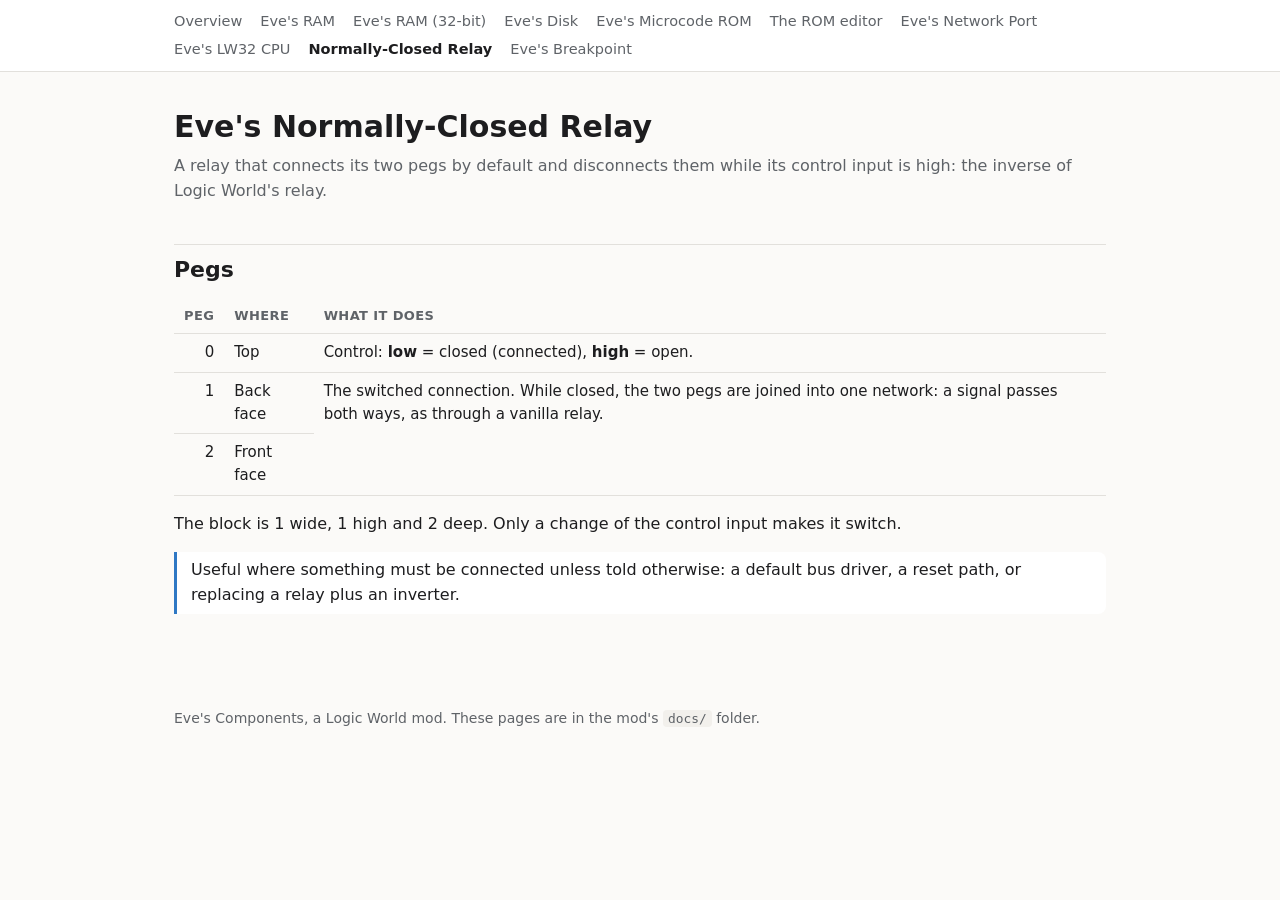
<file: docs/relay.html>
<!DOCTYPE html>
<html lang="en">
<head>
<meta charset="utf-8">
<meta name="viewport" content="width=device-width, initial-scale=1">
<title>Eve's Normally-Closed Relay · Eve's Components</title>
<link rel="stylesheet" href="style.css">
</head>
<body>
<nav><div><a href="index.html">Overview</a><a href="ram.html">Eve's RAM</a><a href="ram32.html">Eve's RAM (32-bit)</a><a href="disk.html">Eve's Disk</a><a href="microcode-rom.html">Eve's Microcode ROM</a><a href="editor.html">The ROM editor</a><a href="network-port.html">Eve's Network Port</a><a href="lw32-cpu.html">Eve's LW32 CPU</a><a href="relay.html" class="here">Normally-Closed Relay</a><a href="breakpoint.html">Eve's Breakpoint</a></div></nav>
<main>
<h1>Eve's Normally-Closed Relay</h1>
<p class="sub">A relay that connects its two pegs by default and disconnects them while its control input is high: the inverse of Logic World's relay.</p>
<h2>Pegs</h2>
<table>
  <thead><tr><th>Peg</th><th>Where</th><th>What it does</th></tr></thead>
  <tbody>
    <tr><td class="num">0</td><td>Top</td><td>Control: <b>low</b> = closed (connected), <b>high</b> = open.</td></tr>
    <tr><td class="num">1</td><td>Back face</td><td rowspan="2">The switched connection. While closed, the two pegs are joined into one network: a signal
      passes both ways, as through a vanilla relay.</td></tr>
    <tr><td class="num">2</td><td>Front face</td></tr>
  </tbody>
</table>
<p>The block is 1 wide, 1 high and 2 deep. Only a change of the control input makes it switch.</p>
<div class="note">Useful where something must be connected unless told otherwise: a default bus driver, a reset path, or
replacing a relay plus an inverter.</div>
</main>
<footer>Eve's Components, a Logic World mod. These pages are in the mod's <code>docs/</code> folder.</footer>
</body>
</html>
</file>
<file: docs/style.css>
/* Eve's Components documentation: one stylesheet for every page. */
:root {
  --bg: #fbfaf8; --fg: #1d1d1f; --muted: #5f6368; --line: #e2e0dc; --card: #ffffff;
  --accent: #2f78c4; --in: #2f78c4; --out: #c26a1f; --code: #f2f0ec;
}
@media (prefers-color-scheme: dark) {
  :root {
    --bg: #17181a; --fg: #e8e6e3; --muted: #9a9ea4; --line: #2e3034; --card: #1e2023;
    --accent: #6ea8ff; --in: #6ea8ff; --out: #f0a050; --code: #26282c;
  }
}
* { box-sizing: border-box; }
body { margin: 0; background: var(--bg); color: var(--fg);
       font: 16px/1.55 system-ui, -apple-system, "Segoe UI", sans-serif; }
nav { border-bottom: 1px solid var(--line); background: var(--card); }
nav div { max-width: 980px; margin: 0 auto; padding: 10px 24px; display: flex; flex-wrap: wrap; gap: 6px 18px; }
nav a { color: var(--muted); text-decoration: none; font-size: 14.5px; }
nav a:hover, nav a.here { color: var(--fg); }
nav a.here { font-weight: 600; }
main { max-width: 980px; margin: 0 auto; padding: 32px 24px 80px; }
h1 { font-size: 30px; margin: 0 0 4px; }
h2 { font-size: 22px; margin: 40px 0 12px; padding-top: 8px; border-top: 1px solid var(--line); }
h3 { font-size: 17px; margin: 22px 0 8px; }
a { color: var(--accent); }
.sub { color: var(--muted); margin: 0 0 24px; }
code, .mono { font-family: ui-monospace, "JetBrains Mono", Consolas, monospace; font-size: 0.92em; }
code { background: var(--code); padding: 1px 5px; border-radius: 4px; }
pre { background: var(--code); padding: 12px 14px; border-radius: 8px; overflow-x: auto; margin: 10px 0; }
pre code { background: none; padding: 0; }
table { border-collapse: collapse; width: 100%; margin: 10px 0 6px; font-size: 15px; }
th, td { text-align: left; padding: 7px 10px; border-bottom: 1px solid var(--line); vertical-align: top; }
th { color: var(--muted); font-weight: 600; font-size: 13px; text-transform: uppercase; letter-spacing: .03em; }
td.num { text-align: right; font-variant-numeric: tabular-nums; white-space: nowrap; }
.in { color: var(--in); font-weight: 600; }
.out { color: var(--out); font-weight: 600; }
.note { border-left: 3px solid var(--accent); padding: 6px 14px; margin: 14px 0; background: var(--card); border-radius: 0 8px 8px 0; }
.cards { display: grid; grid-template-columns: repeat(auto-fit, minmax(260px, 1fr)); gap: 14px; margin: 18px 0; }
.card { background: var(--card); border: 1px solid var(--line); border-radius: 10px; padding: 14px 18px; }
.card b { display: block; margin-bottom: 4px; }
.card p { margin: 0; color: var(--muted); font-size: 14.5px; }
a.card { text-decoration: none; color: inherit; }
a.card:hover { border-color: var(--accent); }
.swatch { display: inline-block; width: 12px; height: 12px; border-radius: 3px; vertical-align: -1px; margin-right: 6px; }
.diagram { background: var(--card); border: 1px solid var(--line); border-radius: 10px; padding: 12px; margin: 12px 0; overflow-x: auto; }
.diagram p { margin: 6px 4px 0; font-size: 14px; color: var(--muted); }
.diagram b { display: block; margin: 4px 4px 0; }
.diagram svg { display: block; max-width: 100%; height: auto; }
svg text { font-family: ui-monospace, Consolas, monospace; fill: currentColor; }
svg .pin-in { fill: var(--in); }
svg .pin-out { fill: var(--out); }
svg .face-in { fill: none; stroke: var(--in); stroke-width: 2; }
svg .face-out { fill: none; stroke: var(--out); stroke-width: 2; }
svg .idx, svg .dim { fill: var(--muted); }
ul { padding-left: 22px; } li { margin: 3px 0; }
.muted { color: var(--muted); }
footer { max-width: 980px; margin: 0 auto; padding: 0 24px 40px; color: var(--muted); font-size: 14px; }
</file>
